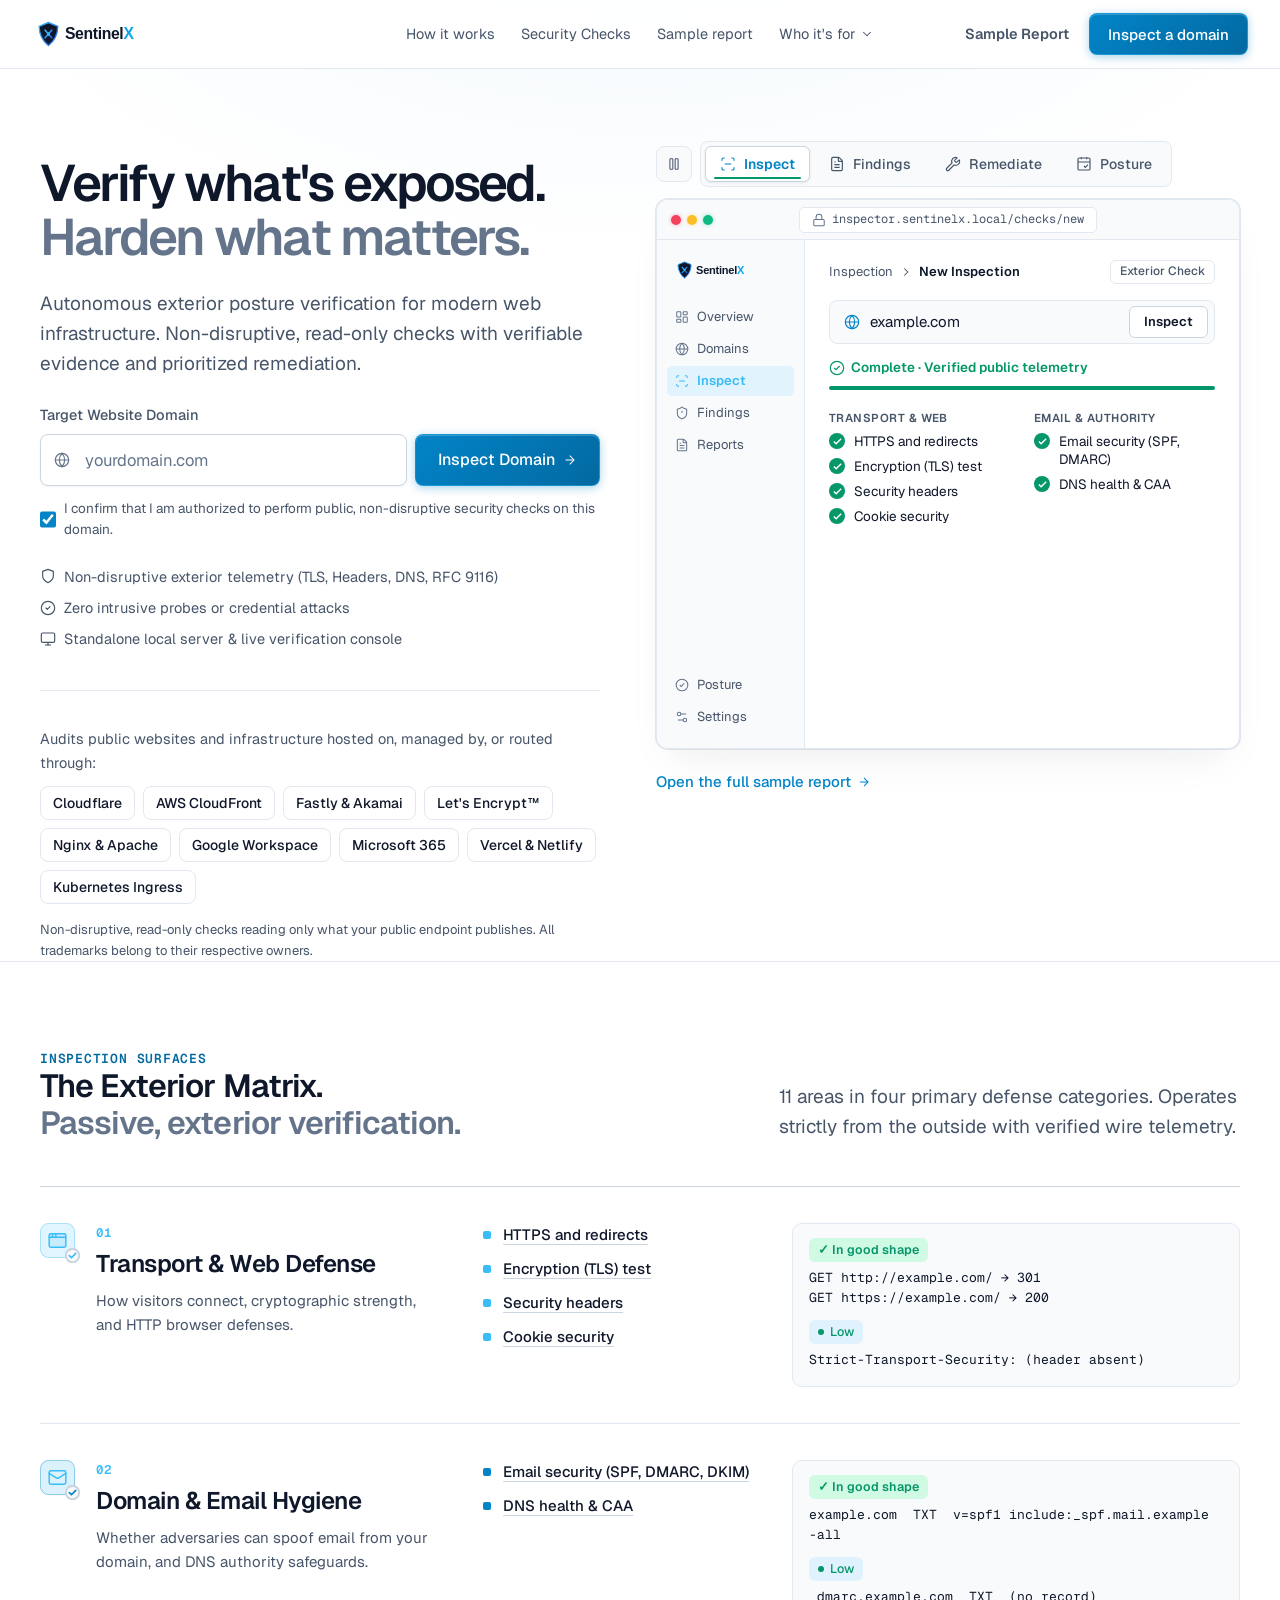
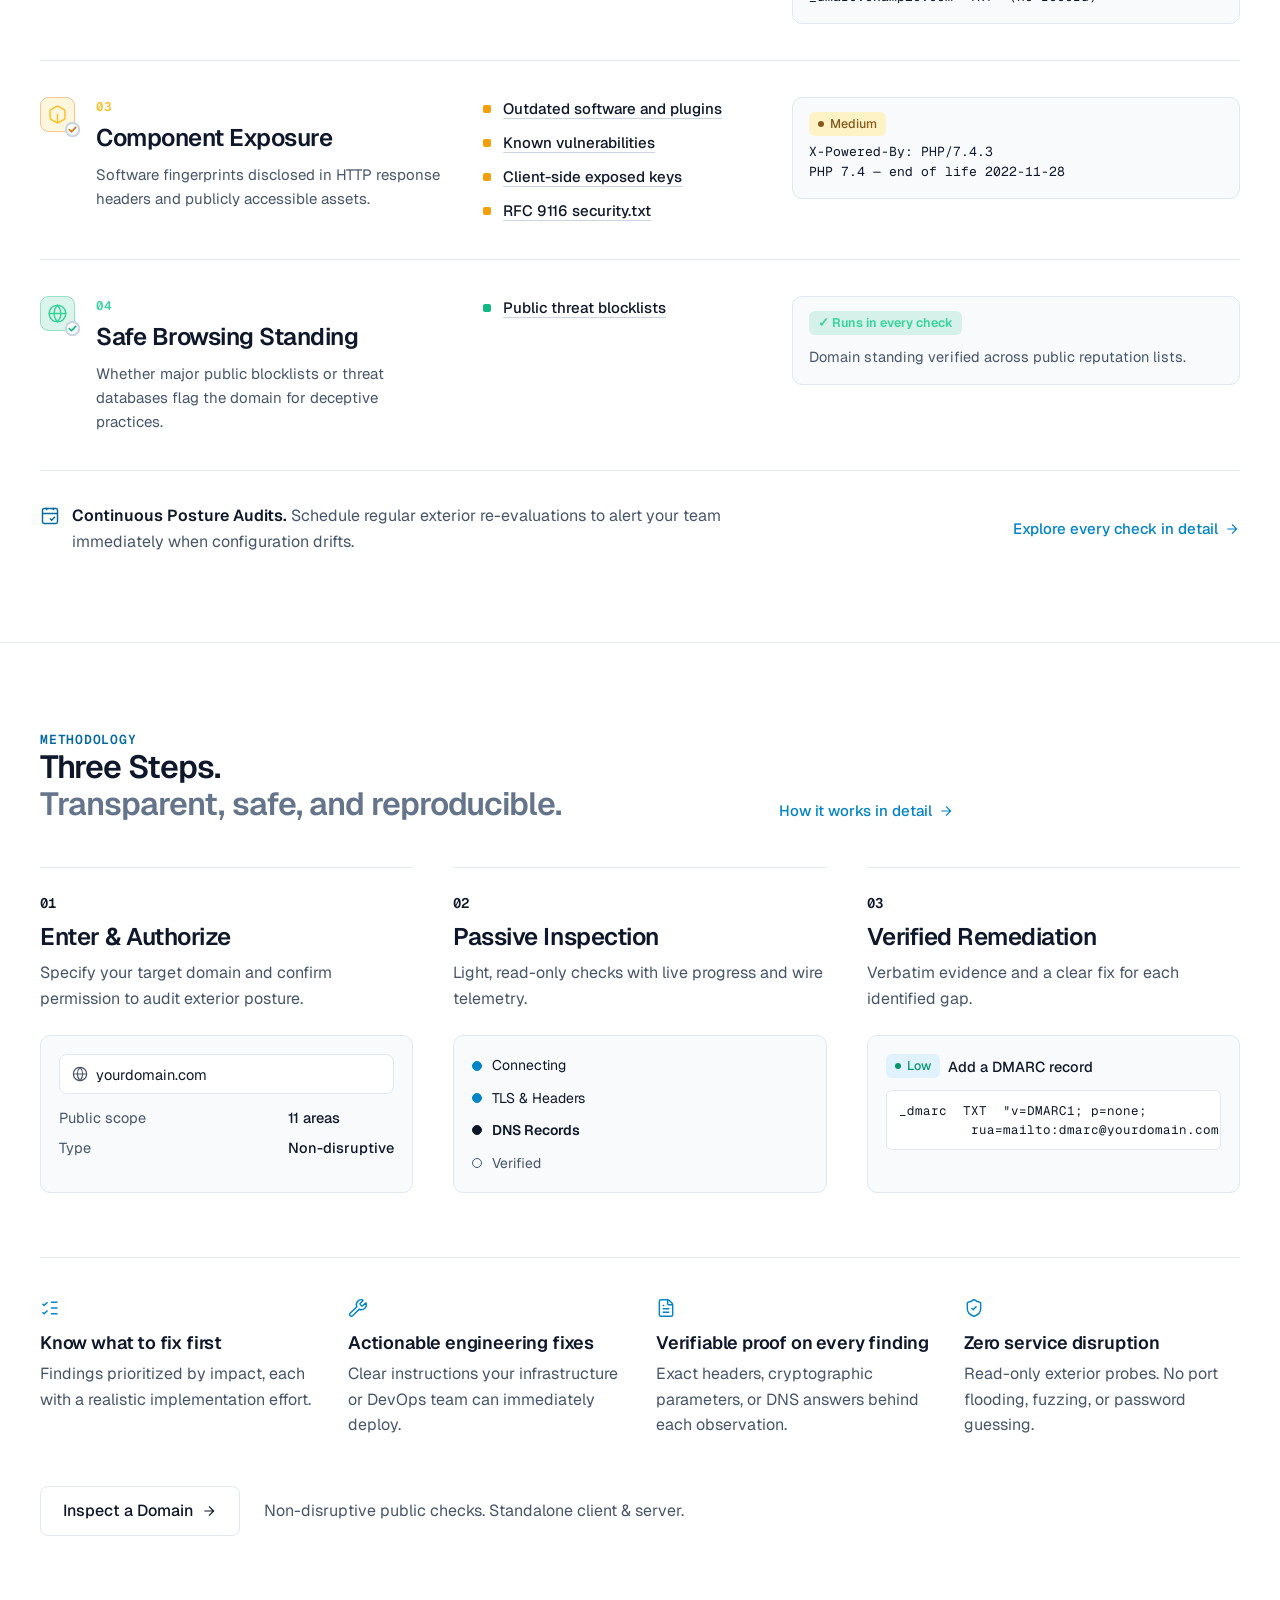
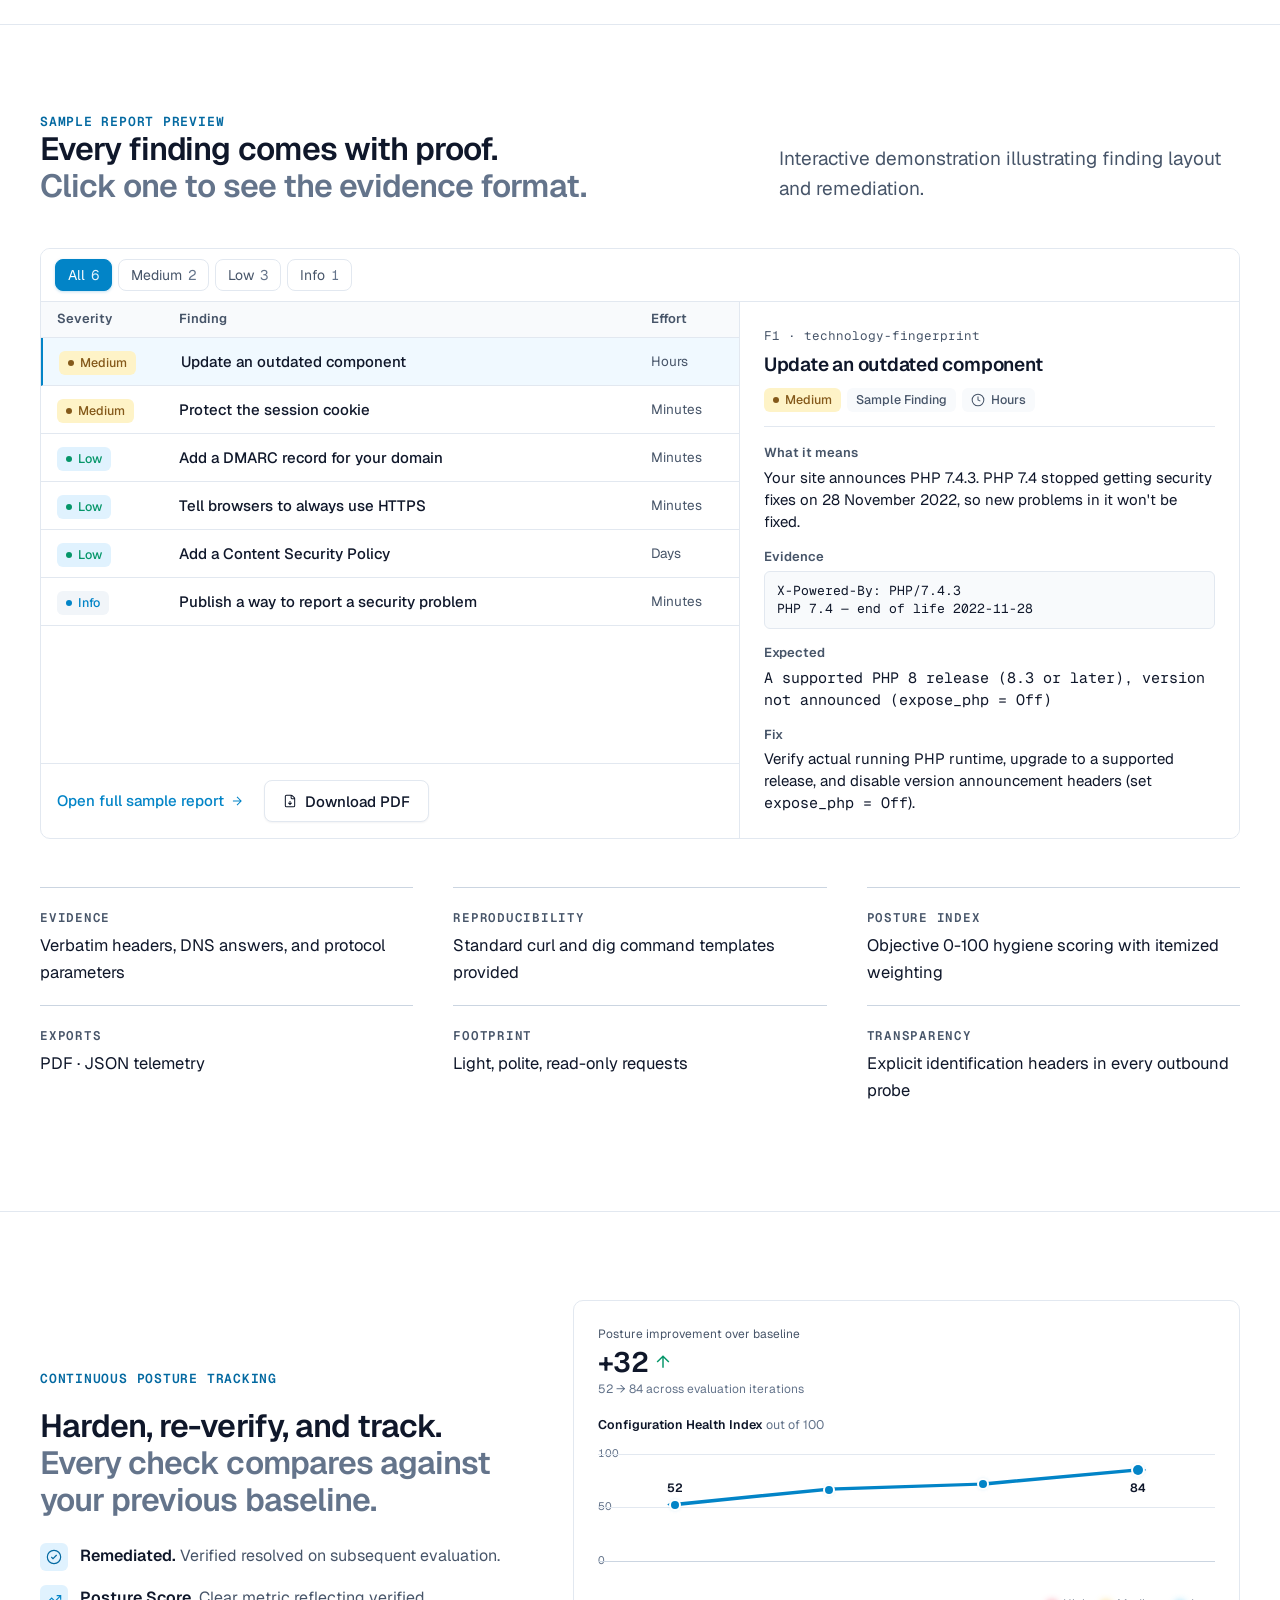
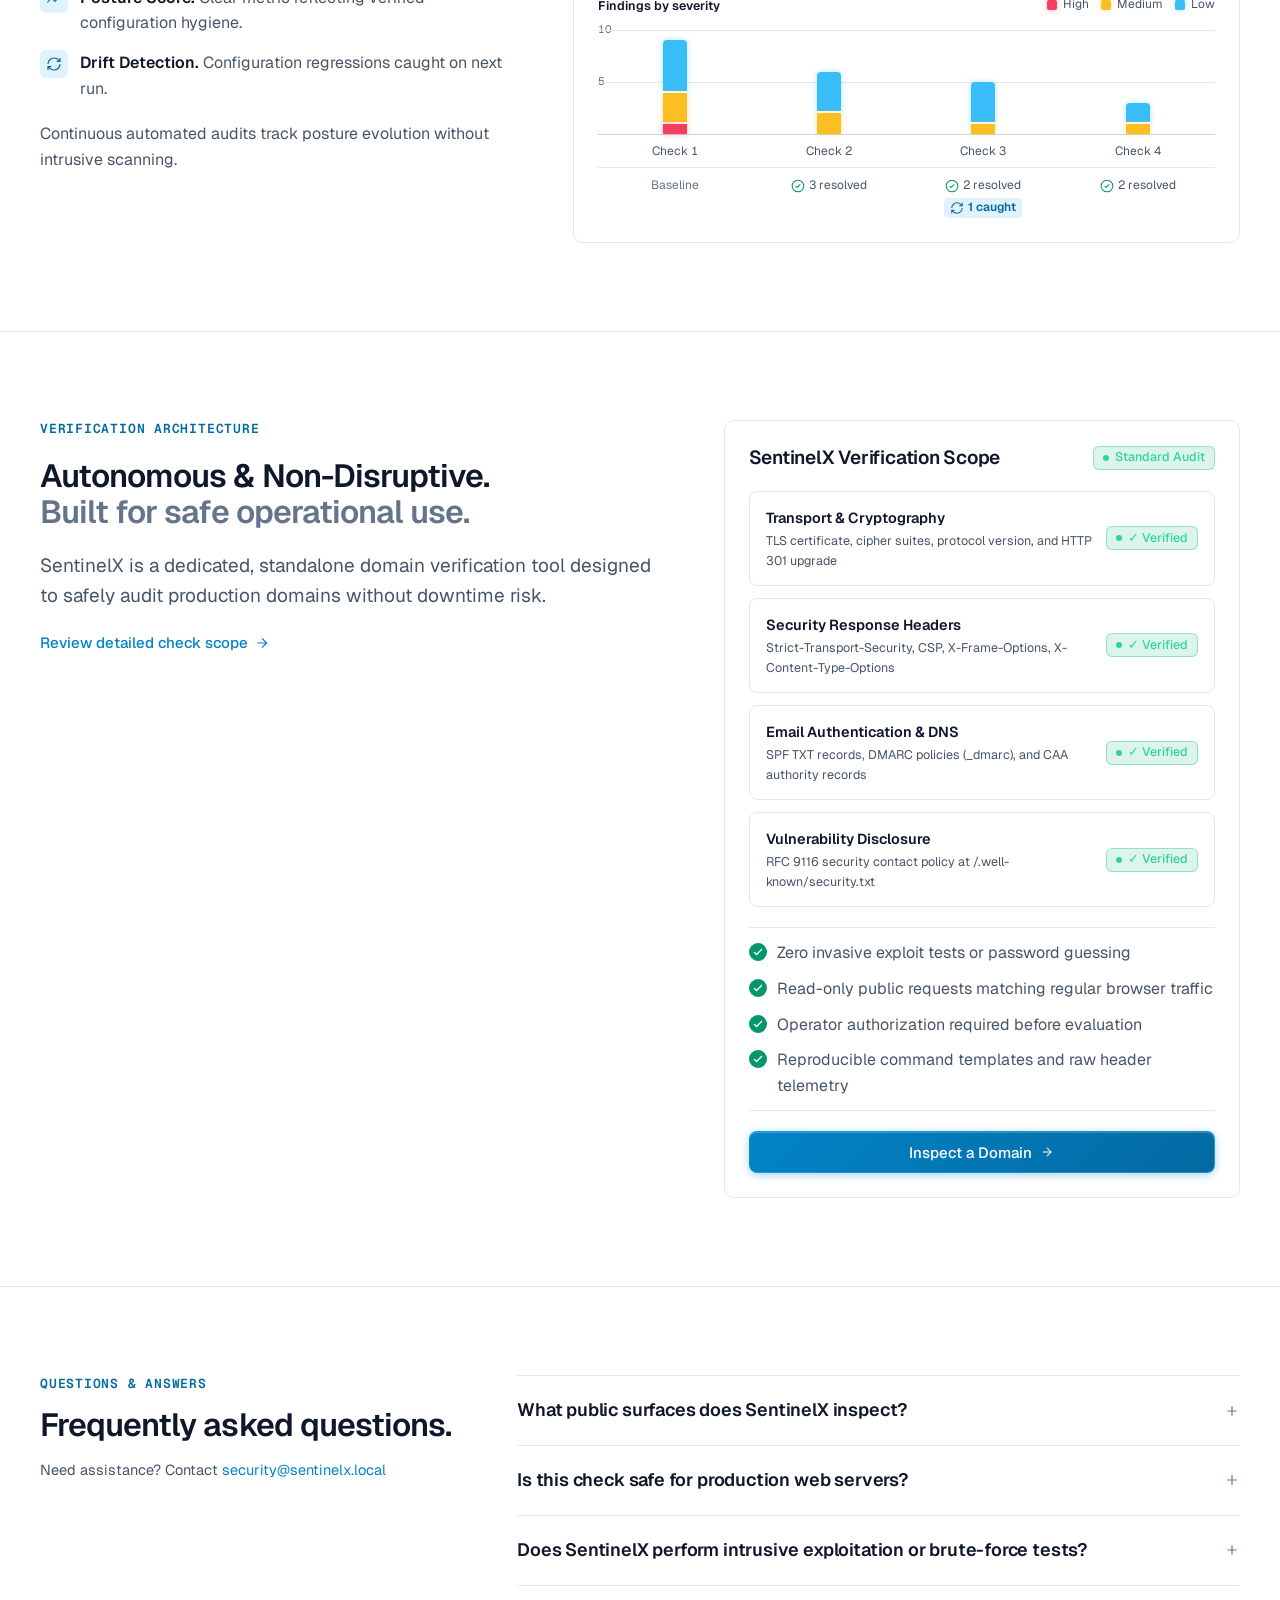
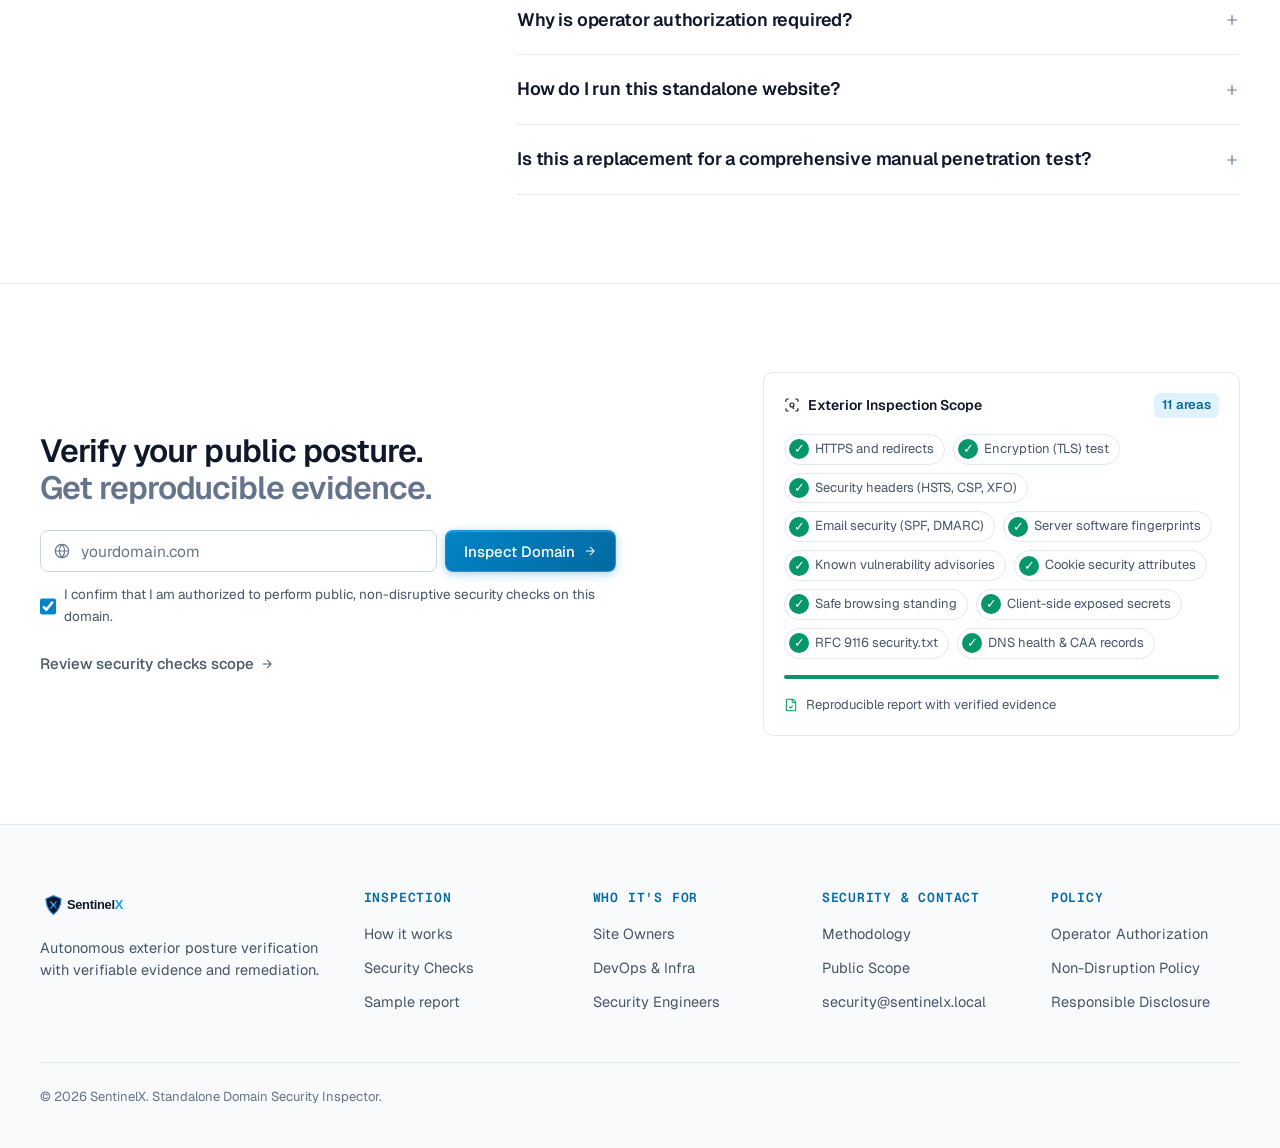
<file: domain_inspector/index.html>
<!DOCTYPE html>
<html lang="en" dir="ltr" class="js">
<head>
  <meta charset="utf-8">
  <meta name="viewport" content="width=device-width, initial-scale=1, viewport-fit=cover">
  <title>SentinelX — Autonomous Exterior Posture &amp; Domain Security Verification</title>
  <meta name="description" content="Verify what your domain exposes: HTTPS redirection, TLS certificate validity, HTTP security headers, and public DNS email records with verifiable evidence.">
  <link rel="icon" href="assets/brand/mark.svg" type="image/svg+xml">
  <link rel="stylesheet" href="assets/css/site.css">
</head>
<body>
  <a class="sd-skip" href="#main">Skip to content</a>

  <!-- Header -->
  <header class="hdr" data-header>
    <div class="hdr__bar">
      <a class="hdr__brand" href="index.html" aria-label="SentinelX home">
        <img class="hdr__word" src="assets/brand/wordmark.svg" alt="SentinelX" width="137" height="40">
        <img class="hdr__mark" src="assets/brand/mark.svg" alt="SentinelX" width="30" height="35">
      </a>

      <nav class="hdr__nav" aria-label="Main">
        <ul role="list">
          <li><a href="how-it-works.html">How it works</a></li>
          <li><a href="pricing.html">Security Checks</a></li>
          <li><a href="sample-report.html">Sample report</a></li>
          <li class="hdr__who">
            <button type="button" class="hdr__whobtn" aria-expanded="false" aria-controls="who-menu" data-who-btn>
              Who it's for
              <svg class="sd-icon sd-icon--14" xmlns="http://www.w3.org/2000/svg" viewBox="0 0 24 24" fill="none" stroke="currentColor" stroke-width="1.75" stroke-linecap="round" stroke-linejoin="round" aria-hidden="true"><path d="m6 9 6 6 6-6"/></svg>
            </button>
            <div class="hdr__whomenu sd-panel" id="who-menu" hidden>
              <ul role="list">
                <li><a href="how-it-works.html"><b>Site Owners</b><span>Plain-English findings with clear remediation</span></a></li>
                <li><a href="how-it-works.html"><b>DevOps &amp; Infra</b><span>Cryptographic verification &amp; header compliance</span></a></li>
                <li><a href="how-it-works.html"><b>Security Engineers</b><span>Deterministic read-only posture checks</span></a></li>
              </ul>
              <p class="hdr__whohead">Use Cases</p>
              <ul role="list" class="hdr__whoind">
                <li><a href="how-it-works.html">E-Commerce &amp; SaaS</a></li>
                <li><a href="how-it-works.html">Agency Client Auditing</a></li>
                <li><a href="how-it-works.html">Enterprise Exterior Posture</a></li>
                <li><a href="how-it-works.html">Educational &amp; Healthcare Portals</a></li>
                <li><a href="how-it-works.html">Public Cloud Services</a></li>
              </ul>
            </div>
          </li>
        </ul>
      </nav>

      <div class="hdr__actions">
        <a class="hdr__signin" href="sample-report.html" style="font-weight:600;">Sample Report</a>
        <a class="sd-btn sd-btn--primary" href="#check" data-cta="header">Inspect a domain</a>
        <button type="button" class="hdr__menu" aria-expanded="false" aria-controls="mnav" aria-label="Open menu" data-menu>
          <svg class="sd-icon sd-icon--20 hdr__icon-open" xmlns="http://www.w3.org/2000/svg" viewBox="0 0 24 24" fill="none" stroke="currentColor" stroke-width="1.75" stroke-linecap="round" stroke-linejoin="round" aria-hidden="true"><path d="M4 5h16M4 12h16M4 19h16"/></svg>
          <svg class="sd-icon sd-icon--20 hdr__icon-close" xmlns="http://www.w3.org/2000/svg" viewBox="0 0 24 24" fill="none" stroke="currentColor" stroke-width="1.75" stroke-linecap="round" stroke-linejoin="round" aria-hidden="true"><path d="M18 6 6 18M6 6l12 12"/></svg>
          <span class="hdr__menulabel" aria-hidden="true">Close</span>
        </button>
      </div>
    </div>

    <!-- Mobile Navigation Drawer -->
    <div class="hdr__drawer" id="mnav" hidden>
      <nav class="sd-container" aria-label="Mobile">
        <ul role="list">
          <li><a href="how-it-works.html">How it works <svg class="sd-icon sd-icon--14" xmlns="http://www.w3.org/2000/svg" viewBox="0 0 24 24" fill="none" stroke="currentColor" stroke-width="1.75" stroke-linecap="round" stroke-linejoin="round"><path d="M5 12h14M12 5l7 7-7 7"/></svg></a></li>
          <li><a href="pricing.html">Security Checks <svg class="sd-icon sd-icon--14" xmlns="http://www.w3.org/2000/svg" viewBox="0 0 24 24" fill="none" stroke="currentColor" stroke-width="1.75" stroke-linecap="round" stroke-linejoin="round"><path d="M5 12h14M12 5l7 7-7 7"/></svg></a></li>
          <li><a href="sample-report.html">Sample report <svg class="sd-icon sd-icon--14" xmlns="http://www.w3.org/2000/svg" viewBox="0 0 24 24" fill="none" stroke="currentColor" stroke-width="1.75" stroke-linecap="round" stroke-linejoin="round"><path d="M5 12h14M12 5l7 7-7 7"/></svg></a></li>
        </ul>
        <p class="sd-eyebrow" style="margin-top: 20px;">Who it's for</p>
        <ul role="list">
          <li><a href="how-it-works.html">Site Owners <svg class="sd-icon sd-icon--14" xmlns="http://www.w3.org/2000/svg" viewBox="0 0 24 24" fill="none" stroke="currentColor" stroke-width="1.75"><path d="M5 12h14M12 5l7 7-7 7"/></svg></a></li>
          <li><a href="how-it-works.html">DevOps &amp; Infra <svg class="sd-icon sd-icon--14" xmlns="http://www.w3.org/2000/svg" viewBox="0 0 24 24" fill="none" stroke="currentColor" stroke-width="1.75"><path d="M5 12h14M12 5l7 7-7 7"/></svg></a></li>
          <li><a href="how-it-works.html">Security Engineers <svg class="sd-icon sd-icon--14" xmlns="http://www.w3.org/2000/svg" viewBox="0 0 24 24" fill="none" stroke="currentColor" stroke-width="1.75"><path d="M5 12h14M12 5l7 7-7 7"/></svg></a></li>
        </ul>
        <div class="hdr__drawercta">
          <a class="sd-btn sd-btn--primary sd-btn--block" href="#check">Inspect a domain</a>
          <a class="hdr__drawersignin" href="sample-report.html">Sample Report</a>
        </div>
      </nav>
    </div>
  </header>

  <main id="main" tabindex="-1">
    <!-- Hero Section -->
    <section class="hero" id="check" aria-labelledby="hero-title">
      <div class="sd-container hero__grid">
        <div class="hero__copy">
          <h1 class="sd-display hero__h1" id="hero-title">
            Verify what's exposed.
            <span class="sd-dim">Harden what matters.</span>
          </h1>
          <p class="sd-lead">Autonomous exterior posture verification for modern web infrastructure. Non-disruptive, read-only checks with verifiable evidence and prioritized remediation.</p>

          <!-- Domain Check Form with Authorization Confirmation -->
          <form class="dc dc--hero" data-domain-form novalidate>
            <label class="dc__label" for="hero-input">Target Website Domain</label>
            <div class="dc__row">
              <div class="dc__field">
                <svg class="sd-icon dc__icon" xmlns="http://www.w3.org/2000/svg" viewBox="0 0 24 24" fill="none" stroke="currentColor" stroke-width="1.75" stroke-linecap="round" stroke-linejoin="round" aria-hidden="true">
                  <circle cx="12" cy="12" r="10"/><path d="M12 2a14.5 14.5 0 0 0 0 20 14.5 14.5 0 0 0 0-20M2 12h20"/>
                </svg>
                <input class="sd-input dc__input" id="hero-input" name="target" type="text" inputmode="url" autocomplete="url" autocapitalize="none" autocorrect="off" spellcheck="false" placeholder="yourdomain.com" required>
              </div>
              <button type="submit" class="sd-btn sd-btn--primary sd-btn--lg">
                Inspect Domain
                <svg class="sd-icon sd-icon--14 sd-icon--move" xmlns="http://www.w3.org/2000/svg" viewBox="0 0 24 24" fill="none" stroke="currentColor" stroke-width="1.75" stroke-linecap="round" stroke-linejoin="round" aria-hidden="true"><path d="M5 12h14M12 5l7 7-7 7"/></svg>
              </button>
            </div>
            <label class="dc__auth-label">
              <input type="checkbox" class="dc__auth-check" name="authorized" checked>
              <span>I confirm that I am authorized to perform public, non-disruptive security checks on this domain.</span>
            </label>
            <p class="dc__error" id="hero-error" role="alert" aria-live="assertive"></p>
          </form>

          <ul class="hero__facts" role="list">
            <li>
              <svg class="sd-icon" xmlns="http://www.w3.org/2000/svg" viewBox="0 0 24 24" fill="none" stroke="currentColor" stroke-width="1.75" stroke-linecap="round" stroke-linejoin="round" aria-hidden="true">
                <path d="M12 22s8-4 8-10V5l-8-3-8 3v7c0 6 8 10 8 10z"/>
              </svg>
              Non-disruptive exterior telemetry (TLS, Headers, DNS, RFC 9116)
            </li>
            <li>
              <svg class="sd-icon" xmlns="http://www.w3.org/2000/svg" viewBox="0 0 24 24" fill="none" stroke="currentColor" stroke-width="1.75" stroke-linecap="round" stroke-linejoin="round" aria-hidden="true">
                <path d="M9 12l2 2 4-4"/><circle cx="12" cy="12" r="10"/>
              </svg>
              Zero intrusive probes or credential attacks
            </li>
            <li>
              <svg class="sd-icon" xmlns="http://www.w3.org/2000/svg" viewBox="0 0 24 24" fill="none" stroke="currentColor" stroke-width="1.75" stroke-linecap="round" stroke-linejoin="round" aria-hidden="true">
                <rect x="2" y="3" width="20" height="14" rx="2"/><line x1="8" y1="21" x2="16" y2="21"/><line x1="12" y1="17" x2="12" y2="21"/>
              </svg>
              Standalone local server &amp; live verification console
            </li>
          </ul>
        </div>

        <!-- Hero Demo Window (Interactive Component) -->
        <div class="hero__visual">
          <figure class="hd" data-hd data-at="scan" aria-label="SentinelX inspection demo: an example report for example.com">
            <div class="hd__row">
              <button type="button" class="hd-pause" data-hd-pause aria-label="Pause the demo">
                <span class="hd-pause__p">
                  <svg class="sd-icon sd-icon--14" xmlns="http://www.w3.org/2000/svg" viewBox="0 0 24 24" fill="none" stroke="currentColor" stroke-width="1.75"><rect x="14" y="3" width="5" height="18" rx="1"/><rect x="5" y="3" width="5" height="18" rx="1"/></svg>
                </span>
                <span class="hd-pause__r">
                  <svg class="sd-icon sd-icon--14" xmlns="http://www.w3.org/2000/svg" viewBox="0 0 24 24" fill="none" stroke="currentColor" stroke-width="1.75"><path d="M5 5a2 2 0 0 1 3.008-1.728l11.997 6.998a2 2 0 0 1 .003 3.458l-12 7A2 2 0 0 1 5 19z"/></svg>
                </span>
              </button>

              <div class="hd__tabs" role="tablist" aria-label="What SentinelX does">
                <button type="button" class="hd-tab" role="tab" id="hd-t-scan" aria-controls="hd-p-scan" aria-selected="true" tabindex="0" data-tab="scan" style="--dur:6.4s">
                  <svg class="sd-icon" xmlns="http://www.w3.org/2000/svg" viewBox="0 0 24 24" fill="none" stroke="currentColor" stroke-width="1.75"><path d="M3 7V5a2 2 0 0 1 2-2h2M17 3h2a2 2 0 0 1 2 2v2M21 17v2a2 2 0 0 1-2 2h-2M7 21H5a2 2 0 0 1-2-2v-2M7 12h10"/></svg>
                  Inspect
                  <span class="hd-tab__bar" aria-hidden="true"></span>
                </button>
                <button type="button" class="hd-tab" role="tab" id="hd-t-findings" aria-controls="hd-p-findings" aria-selected="false" tabindex="-1" data-tab="findings" style="--dur:6.2s">
                  <svg class="sd-icon" xmlns="http://www.w3.org/2000/svg" viewBox="0 0 24 24" fill="none" stroke="currentColor" stroke-width="1.75"><path d="M6 22a2 2 0 0 1-2-2V4a2 2 0 0 1 2-2h8a2.4 2.4 0 0 1 1.704.706l3.588 3.588A2.4 2.4 0 0 1 20 8v12a2 2 0 0 1-2 2zM14 2v5a1 1 0 0 0 1 1h5M10 9H8M16 13H8M16 17H8"/></svg>
                  Findings
                  <span class="hd-tab__bar" aria-hidden="true"></span>
                </button>
                <button type="button" class="hd-tab" role="tab" id="hd-t-fix" aria-controls="hd-p-fix" aria-selected="false" tabindex="-1" data-tab="fix" style="--dur:6.8s">
                  <svg class="sd-icon" xmlns="http://www.w3.org/2000/svg" viewBox="0 0 24 24" fill="none" stroke="currentColor" stroke-width="1.75"><path d="M14.7 6.3a1 1 0 0 0 0 1.4l1.6 1.6a1 1 0 0 0 1.4 0l3.106-3.105c.32-.322.863-.22.983.218a6 6 0 0 1-8.259 7.057l-7.91 7.91a1 1 0 0 1-2.999-3l7.91-7.91a6 6 0 0 1 7.057-8.259c.438.12.54.662.219.984z"/></svg>
                  Remediate
                  <span class="hd-tab__bar" aria-hidden="true"></span>
                </button>
                <button type="button" class="hd-tab" role="tab" id="hd-t-monitor" aria-controls="hd-p-monitor" aria-selected="false" tabindex="-1" data-tab="monitor" style="--dur:6s">
                  <svg class="sd-icon" xmlns="http://www.w3.org/2000/svg" viewBox="0 0 24 24" fill="none" stroke="currentColor" stroke-width="1.75"><path d="M8 2v3M16 2v3M3 9h18m-9 6 2 2 4-4"/><rect x="3" y="3" width="18" height="18" rx="2"/></svg>
                  Posture
                  <span class="hd-tab__bar" aria-hidden="true"></span>
                </button>
              </div>
            </div>

            <!-- Demo Browser Window -->
            <div class="hd__win">
              <div class="hd__bar" aria-hidden="true">
                <span class="hd__dots"><i></i><i></i><i></i></span>
                <span class="hd__url">
                  <svg class="sd-icon sd-icon--14" xmlns="http://www.w3.org/2000/svg" viewBox="0 0 24 24" fill="none" stroke="currentColor" stroke-width="1.75"><rect width="18" height="11" x="3" y="11" rx="2" ry="2"/><path d="M7 11V7a5 5 0 0 1 10 0v4"/></svg>
                  <span>inspector.sentinelx.local/<span data-u="scan">checks/new</span><span data-u="findings">reports</span><span data-u="fix">findings</span><span data-u="monitor">posture</span></span>
                </span>
              </div>

              <div class="hd__app">
                <div class="hd__side" aria-hidden="true">
                  <img class="hd__word" src="assets/brand/wordmark.svg" alt="SentinelX" width="96" height="28">
                  <ul class="hd__nav" role="list">
                    <li><svg class="sd-icon sd-icon--14" xmlns="http://www.w3.org/2000/svg" viewBox="0 0 24 24" fill="none" stroke="currentColor" stroke-width="1.75"><rect width="7" height="9" x="3" y="3" rx="1"/><rect width="7" height="5" x="14" y="3" rx="1"/><rect width="7" height="9" x="14" y="12" rx="1"/><rect width="7" height="5" x="3" y="16" rx="1"/></svg>Overview</li>
                    <li data-n="monitor"><svg class="sd-icon sd-icon--14" xmlns="http://www.w3.org/2000/svg" viewBox="0 0 24 24" fill="none" stroke="currentColor" stroke-width="1.75"><circle cx="12" cy="12" r="10"/><path d="M12 2a14.5 14.5 0 0 0 0 20 14.5 14.5 0 0 0 0-20M2 12h20"/></svg>Domains</li>
                    <li data-n="scan"><svg class="sd-icon sd-icon--14" xmlns="http://www.w3.org/2000/svg" viewBox="0 0 24 24" fill="none" stroke="currentColor" stroke-width="1.75"><path d="M3 7V5a2 2 0 0 1 2-2h2M17 3h2a2 2 0 0 1 2 2v2M21 17v2a2 2 0 0 1-2 2h-2M7 21H5a2 2 0 0 1-2-2v-2M7 12h10"/></svg>Inspect</li>
                    <li data-n="fix"><svg class="sd-icon sd-icon--14" xmlns="http://www.w3.org/2000/svg" viewBox="0 0 24 24" fill="none" stroke="currentColor" stroke-width="1.75"><path d="M20 13c0 5-3.5 7.5-7.66 8.95a1 1 0 0 1-.67-.01C7.5 20.5 4 18 4 13V6a1 1 0 0 1 1-1c2 0 4.5-1.2 6.24-2.72a1.17 1.17 0 0 1 1.52 0C14.51 3.81 17 5 19 5a1 1 0 0 1 1 1zM12 8v4M12 16h.01"/></svg>Findings</li>
                    <li data-n="findings"><svg class="sd-icon sd-icon--14" xmlns="http://www.w3.org/2000/svg" viewBox="0 0 24 24" fill="none" stroke="currentColor" stroke-width="1.75"><path d="M6 22a2 2 0 0 1-2-2V4a2 2 0 0 1 2-2h8a2.4 2.4 0 0 1 1.704.706l3.588 3.588A2.4 2.4 0 0 1 20 8v12a2 2 0 0 1-2 2zM14 2v5a1 1 0 0 0 1 1h5M10 9H8M16 13H8M16 17H8"/></svg>Reports</li>
                  </ul>
                  <ul class="hd__nav hd__nav--end" role="list">
                    <li><svg class="sd-icon sd-icon--14" xmlns="http://www.w3.org/2000/svg" viewBox="0 0 24 24" fill="none" stroke="currentColor" stroke-width="1.75"><circle cx="12" cy="12" r="10"/><path d="m16 9-5.5 5.5L8 12"/></svg>Posture</li>
                    <li><svg class="sd-icon sd-icon--14" xmlns="http://www.w3.org/2000/svg" viewBox="0 0 24 24" fill="none" stroke="currentColor" stroke-width="1.75"><path d="M14 17H5M19 7h-9"/><circle cx="17" cy="17" r="3"/><circle cx="7" cy="7" r="3"/></svg>Settings</li>
                  </ul>
                </div>

                <div class="hd__main">
                  <!-- Panel 1: Scan -->
                  <div class="hd-p hd-scan" role="tabpanel" id="hd-p-scan" aria-labelledby="hd-t-scan" tabindex="0">
                    <p class="hd-h">
                      <span>Inspection <svg class="sd-icon sd-icon--14" xmlns="http://www.w3.org/2000/svg" viewBox="0 0 24 24" fill="none" stroke="currentColor" stroke-width="1.75"><path d="m9 18 6-6-6-6"/></svg> <b>New Inspection</b></span>
                      <span class="hd-chip">Exterior Check</span>
                    </p>
                    <div class="hd-field">
                      <svg class="sd-icon" xmlns="http://www.w3.org/2000/svg" viewBox="0 0 24 24" fill="none" stroke="currentColor" stroke-width="1.75"><circle cx="12" cy="12" r="10"/><path d="M12 2a14.5 14.5 0 0 0 0 20 14.5 14.5 0 0 0 0-20M2 12h20"/></svg>
                      <span class="hd-field__v">example.com</span>
                      <span class="hd-btn">Inspect</span>
                    </div>
                    <div class="hd-stage">
                      <span class="hd-stage__c"><svg class="sd-icon" xmlns="http://www.w3.org/2000/svg" viewBox="0 0 24 24" fill="none" stroke="currentColor" stroke-width="1.75"><circle cx="12" cy="12" r="10"/><path d="m16 9-5.5 5.5L8 12"/></svg>Complete · Verified public telemetry</span>
                    </div>
                    <span class="hd-meter"><i></i></span>
                    <div class="hd-groups">
                      <div class="hd-g">
                        <p class="hd-lbl">Transport &amp; Web</p>
                        <ul role="list">
                          <li><span class="hd-tick"><svg class="sd-icon sd-icon--14" xmlns="http://www.w3.org/2000/svg" viewBox="0 0 24 24" fill="none" stroke="currentColor" stroke-width="2.5"><path d="M20 6 9 17l-5-5"/></svg></span><span>HTTPS and redirects</span></li>
                          <li><span class="hd-tick"><svg class="sd-icon sd-icon--14" xmlns="http://www.w3.org/2000/svg" viewBox="0 0 24 24" fill="none" stroke="currentColor" stroke-width="2.5"><path d="M20 6 9 17l-5-5"/></svg></span><span>Encryption (TLS) test</span></li>
                          <li><span class="hd-tick"><svg class="sd-icon sd-icon--14" xmlns="http://www.w3.org/2000/svg" viewBox="0 0 24 24" fill="none" stroke="currentColor" stroke-width="2.5"><path d="M20 6 9 17l-5-5"/></svg></span><span>Security headers</span></li>
                          <li><span class="hd-tick"><svg class="sd-icon sd-icon--14" xmlns="http://www.w3.org/2000/svg" viewBox="0 0 24 24" fill="none" stroke="currentColor" stroke-width="2.5"><path d="M20 6 9 17l-5-5"/></svg></span><span>Cookie security</span></li>
                        </ul>
                      </div>
                      <div class="hd-g">
                        <p class="hd-lbl">Email &amp; Authority</p>
                        <ul role="list">
                          <li><span class="hd-tick"><svg class="sd-icon sd-icon--14" xmlns="http://www.w3.org/2000/svg" viewBox="0 0 24 24" fill="none" stroke="currentColor" stroke-width="2.5"><path d="M20 6 9 17l-5-5"/></svg></span><span>Email security (SPF, DMARC)</span></li>
                          <li><span class="hd-tick"><svg class="sd-icon sd-icon--14" xmlns="http://www.w3.org/2000/svg" viewBox="0 0 24 24" fill="none" stroke="currentColor" stroke-width="2.5"><path d="M20 6 9 17l-5-5"/></svg></span><span>DNS health &amp; CAA</span></li>
                        </ul>
                      </div>
                    </div>
                  </div>

                  <!-- Panel 2: Findings -->
                  <div class="hd-p hd-find" role="tabpanel" id="hd-p-findings" aria-labelledby="hd-t-findings" tabindex="0" hidden>
                    <p class="hd-h">
                      <span>Reports <svg class="sd-icon sd-icon--14" xmlns="http://www.w3.org/2000/svg" viewBox="0 0 24 24" fill="none" stroke="currentColor" stroke-width="1.75"><path d="m9 18 6-6-6-6"/></svg> <b>example.com</b></span>
                      <span class="hd-chip hd-chip--ok"><svg class="sd-icon sd-icon--14" xmlns="http://www.w3.org/2000/svg" viewBox="0 0 24 24" fill="none" stroke="currentColor" stroke-width="1.75"><circle cx="12" cy="12" r="10"/><path d="m16 9-5.5 5.5L8 12"/></svg>Verified</span>
                    </p>
                    <div class="hd-sum">
                      <div class="hd-ring" aria-hidden="true">
                        <svg viewBox="0 0 42 42" width="76" height="76">
                          <circle cx="21" cy="21" r="15.9155" fill="none" stroke="var(--sd-surface-2)" stroke-width="4.5"></circle>
                          <circle class="hd-sev--medium" cx="21" cy="21" r="15.9155" fill="none" stroke-width="4.5" stroke-dasharray="32 68" stroke-dashoffset="25"></circle>
                          <circle class="hd-sev--low" cx="21" cy="21" r="15.9155" fill="none" stroke-width="4.5" stroke-dasharray="48 52" stroke-dashoffset="-7"></circle>
                          <circle class="hd-sev--informational" cx="21" cy="21" r="15.9155" fill="none" stroke-width="4.5" stroke-dasharray="15 85" stroke-dashoffset="-55"></circle>
                        </svg>
                        <span class="hd-ring__n"><b>6</b>findings</span>
                      </div>
                      <dl class="hd-figs">
                        <div class="is-good"><dt>Areas checked</dt><dd class="sd-num">11</dd></div>
                        <div class="is-good"><dt>In good shape</dt><dd class="sd-num">4</dd></div>
                        <div><dt>Remediations</dt><dd class="sd-num">3<span> of 5</span></dd></div>
                      </dl>
                      <ul class="hd-legend" role="list">
                        <li><span class="hd-dot hd-sev--medium"></span>2 Medium</li>
                        <li><span class="hd-dot hd-sev--low"></span>3 Low</li>
                        <li><span class="hd-dot hd-sev--informational"></span>1 Info</li>
                      </ul>
                    </div>
                    <ul class="hd-fl" role="list">
                      <li class="hd-f is-open">
                        <div class="hd-f__h">
                          <span class="sd-tag sd-tag--medium">Medium</span>
                          <span class="hd-f__t">Protect the session cookie</span>
                          <span class="hd-f__m sd-mono">F2</span>
                          <span class="hd-chev"><svg class="sd-icon sd-icon--14" xmlns="http://www.w3.org/2000/svg" viewBox="0 0 24 24" fill="none" stroke="currentColor" stroke-width="1.75"><path d="m6 9 6 6 6-6"/></svg></span>
                        </div>
                        <div class="hd-f__more">
                          <p>The root endpoint sets a session cookie without Secure and HttpOnly flags.</p>
                          <p class="hd-f__fx"><svg class="sd-icon sd-icon--14" xmlns="http://www.w3.org/2000/svg" viewBox="0 0 24 24" fill="none" stroke="currentColor" stroke-width="1.75"><path d="M14.7 6.3a1 1 0 0 0 0 1.4l1.6 1.6a1 1 0 0 0 1.4 0l3.106-3.105c.32-.322.863-.22.983.218a6 6 0 0 1-8.259 7.057l-7.91 7.91a1 1 0 0 1-2.999-3l7.91-7.91a6 6 0 0 1 7.057-8.259c.438.12.54.662.219.984z"/></svg>Observed evidence and remediation provided</p>
                        </div>
                      </li>
                      <li class="hd-f">
                        <div class="hd-f__h">
                          <span class="sd-tag sd-tag--medium">Medium</span>
                          <span class="hd-f__t">Update an outdated component</span>
                          <span class="hd-f__m sd-mono">F1</span>
                          <span class="hd-chev"><svg class="sd-icon sd-icon--14" xmlns="http://www.w3.org/2000/svg" viewBox="0 0 24 24" fill="none" stroke="currentColor" stroke-width="1.75"><path d="m6 9 6 6 6-6"/></svg></span>
                        </div>
                      </li>
                      <li class="hd-f">
                        <div class="hd-f__h">
                          <span class="sd-tag sd-tag--low">Low</span>
                          <span class="hd-f__t">Add a DMARC record for your domain</span>
                          <span class="hd-f__m sd-mono">F3</span>
                          <span class="hd-chev"><svg class="sd-icon sd-icon--14" xmlns="http://www.w3.org/2000/svg" viewBox="0 0 24 24" fill="none" stroke="currentColor" stroke-width="1.75"><path d="m6 9 6 6 6-6"/></svg></span>
                        </div>
                      </li>
                    </ul>
                  </div>

                  <!-- Panel 3: Fix -->
                  <div class="hd-p hd-fix" role="tabpanel" id="hd-p-fix" aria-labelledby="hd-t-fix" tabindex="0" hidden>
                    <p class="hd-h">
                      <span>Findings <svg class="sd-icon sd-icon--14" xmlns="http://www.w3.org/2000/svg" viewBox="0 0 24 24" fill="none" stroke="currentColor" stroke-width="1.75"><path d="m9 18 6-6-6-6"/></svg> <b>F2</b></span>
                      <span class="sd-tag sd-tag--medium">Medium</span>
                    </p>
                    <p class="hd-fx__t">Protect the session cookie</p>
                    <p class="hd-fx__m"><span class="sd-mono">F2</span> · Sample Finding · Remediate in minutes</p>
                    <p class="hd-fx__why">The endpoint sets a session cookie without the Secure and HttpOnly flags. Secure keeps it on encrypted connections; HttpOnly prevents script access.</p>
                    <dl class="hd-oe">
                      <div class="is-obs">
                        <dt>Observed</dt>
                        <dd><code>Set-Cookie: PHPSESSID=…; path=/</code></dd>
                      </div>
                      <div class="is-exp">
                        <dt>Expected</dt>
                        <dd><code>Set-Cookie: PHPSESSID=…; path=/; Secure; HttpOnly; SameSite=Lax</code></dd>
                      </div>
                    </dl>
                    <p class="hd-lbl">Remediation</p>
                    <ol class="hd-steps" role="list">
                      <li><span class="hd-n sd-num">1</span><span>Add the Secure and HttpOnly flags (and SameSite=Lax) to session cookies.</span></li>
                      <li><span class="hd-n sd-num">2</span><span>In application config: set session.cookie_secure = 1 and session.cookie_httponly = 1.</span></li>
                    </ol>
                  </div>

                  <!-- Panel 4: Monitor -->
                  <div class="hd-p hd-mon" role="tabpanel" id="hd-p-monitor" aria-labelledby="hd-t-monitor" tabindex="0" hidden>
                    <p class="hd-h">
                      <span>Domains <svg class="sd-icon sd-icon--14" xmlns="http://www.w3.org/2000/svg" viewBox="0 0 24 24" fill="none" stroke="currentColor" stroke-width="1.75"><path d="m9 18 6-6-6-6"/></svg> <b>example.com</b></span>
                      <span class="hd-chip hd-chip--ok"><svg class="sd-icon sd-icon--14" xmlns="http://www.w3.org/2000/svg" viewBox="0 0 24 24" fill="none" stroke="currentColor" stroke-width="1.75"><path d="m16 9-5.5 5.5L8 12"/></svg>Verified</span>
                    </p>
                    <div class="hd-wk">
                      <span class="hd-wk__ic"><svg class="sd-icon" xmlns="http://www.w3.org/2000/svg" viewBox="0 0 24 24" fill="none" stroke="currentColor" stroke-width="1.75"><path d="M8 2v3M16 2v3M3 9h18m-9 6 2 2 4-4"/><rect x="3" y="3" width="18" height="18" rx="2"/></svg></span>
                      <div>
                        <p class="hd-wk__t">Continuous Posture Tracking</p>
                        <p class="hd-wk__l">Automated exterior audits, alerts only when configuration shifts.</p>
                      </div>
                      <span class="hd-switch"><i aria-hidden="true"></i></span>
                    </div>
                    <div class="hd-mail">
                      <div class="hd-mail__h">
                        <span class="hd-mail__ic"><svg class="sd-icon" xmlns="http://www.w3.org/2000/svg" viewBox="0 0 24 24" fill="none" stroke="currentColor" stroke-width="1.75"><path d="m22 7-8.991 5.727a2 2 0 0 1-2.009 0L2 7"/><rect x="2" y="4" width="20" height="16" rx="2"/></svg></span>
                        <p><b>Posture Audit Notification</b><span>SentinelX · example.com</span></p>
                        <span class="hd-mail__now">now</span>
                      </div>
                      <p class="hd-mail__big"><svg class="sd-icon sd-icon--20" xmlns="http://www.w3.org/2000/svg" viewBox="0 0 24 24" fill="none" stroke="currentColor" stroke-width="1.75"><circle cx="12" cy="12" r="10"/><path d="m16 9-5.5 5.5L8 12"/></svg>Posture Verification Complete</p>
                      <p class="hd-mail__p">example.com: 1 finding remediated since last check. Health score updated.</p>
                      <span class="hd-mail__go">View Full Report</span>
                    </div>
                  </div>
                </div>
              </div>
            </div>

            <figcaption class="hd__cap">
              <a class="sd-link-arrow" href="sample-report.html">Open the full sample report <svg class="sd-icon sd-icon--14" xmlns="http://www.w3.org/2000/svg" viewBox="0 0 24 24" fill="none" stroke="currentColor" stroke-width="1.75"><path d="M5 12h14M12 5l7 7-7 7"/></svg></a>
            </figcaption>
          </figure>
        </div>

        <!-- Platforms -->
        <div class="hero__plat">
          <div class="plat">
            <p class="plat__lead">Audits public websites and infrastructure hosted on, managed by, or routed through:</p>
            <ul class="sd-platforms" role="list">
              <li><span>Cloudflare</span></li>
              <li><span>AWS CloudFront</span></li>
              <li><span>Fastly &amp; Akamai</span></li>
              <li><span>Let's Encrypt™</span></li>
              <li><span>Nginx &amp; Apache</span></li>
              <li><span>Google Workspace</span></li>
              <li><span>Microsoft 365</span></li>
              <li><span>Vercel &amp; Netlify</span></li>
              <li><span>Kubernetes Ingress</span></li>
            </ul>
            <p class="plat__note">Non-disruptive, read-only checks reading only what your public endpoint publishes. All trademarks belong to their respective owners.</p>
          </div>
        </div>
      </div>
    </section>

    <!-- What a check covers Matrix -->
    <section class="sd-section sd-section--white covers" aria-labelledby="covers-title">
      <div class="sd-container">
        <div class="sd-head sd-head--split">
          <div>
            <p class="sd-eyebrow">Inspection Surfaces</p>
            <h2 class="sd-h2" id="covers-title">The Exterior Matrix.<span class="sd-dim">Passive, exterior verification.</span></h2>
          </div>
          <p class="sd-lead">11 areas in four primary defense categories. Operates strictly from the outside with verified wire telemetry.</p>
        </div>

        <ol class="ca" role="list">
          <!-- Row 1: Your website -->
          <li class="ca__row" style="--acc-tint:rgba(56,189,248,0.15);--acc-ink:#38bdf8;--acc-line:#38bdf8;">
            <div class="ca__head">
              <span class="ca__icon">
                <svg width="40" height="40" viewBox="0 0 48 48" fill="none">
                  <rect x=".5" y=".5" width="41" height="41" rx="10" fill="#e0f2fe" stroke="#38bdf8" stroke-opacity=".5"/>
                  <g transform="translate(9 9)" stroke="#0284c7" stroke-width="1.75" stroke-linecap="round" stroke-linejoin="round">
                    <rect x="2" y="4" width="20" height="16" rx="2"/><path d="M10 4v4M2 8h20M6 4v4"/>
                  </g>
                  <circle cx="39" cy="39" r="8" fill="#0f172a" stroke="#ffffff" stroke-width="2.5"/>
                  <path d="M35.2 39.1l2.6 2.6 5-5.2" stroke="#38bdf8" stroke-width="2" stroke-linecap="round" stroke-linejoin="round"/>
                </svg>
              </span>
              <p class="ca__n sd-mono">01</p>
              <h3 class="ca__t">Transport &amp; Web Defense</h3>
              <p class="ca__line">How visitors connect, cryptographic strength, and HTTP browser defenses.</p>
            </div>
            <ul class="ca__areas" role="list">
              <li><a href="sample-report.html">HTTPS and redirects</a></li>
              <li><a href="sample-report.html">Encryption (TLS) test</a></li>
              <li><a href="sample-report.html">Security headers</a></li>
              <li><a href="sample-report.html">Cookie security</a></li>
            </ul>
            <div class="ca__snip">
              <ul class="ca__ev" role="list">
                <li>
                  <span class="ca__ok">✓ In good shape</span>
                  <code>GET http://example.com/ → 301&#10;GET https://example.com/ → 200</code>
                </li>
                <li>
                  <span class="sd-tag sd-tag--low">Low</span>
                  <code>Strict-Transport-Security: (header absent)</code>
                </li>
              </ul>
            </div>
          </li>

          <!-- Row 2: Your email and domain -->
          <li class="ca__row" style="--acc-tint:rgba(14,165,233,0.15);--acc-ink:#38bdf8;--acc-line:#0284c7;">
            <div class="ca__head">
              <span class="ca__icon">
                <svg width="40" height="40" viewBox="0 0 48 48" fill="none">
                  <rect x=".5" y=".5" width="41" height="41" rx="10" fill="#e0f2fe" stroke="#0284c7" stroke-opacity=".5"/>
                  <g transform="translate(9 9)" stroke="#0369a1" stroke-width="1.75" stroke-linecap="round" stroke-linejoin="round">
                    <path d="m22 7-8.991 5.727a2 2 0 0 1-2.009 0L2 7"/><rect x="2" y="4" width="20" height="16" rx="2"/>
                  </g>
                  <circle cx="39" cy="39" r="8" fill="#0f172a" stroke="#ffffff" stroke-width="2.5"/>
                  <path d="M35.2 39.1l2.6 2.6 5-5.2" stroke="#0284c7" stroke-width="2" stroke-linecap="round" stroke-linejoin="round"/>
                </svg>
              </span>
              <p class="ca__n sd-mono">02</p>
              <h3 class="ca__t">Domain &amp; Email Hygiene</h3>
              <p class="ca__line">Whether adversaries can spoof email from your domain, and DNS authority safeguards.</p>
            </div>
            <ul class="ca__areas" role="list">
              <li><a href="sample-report.html">Email security (SPF, DMARC, DKIM)</a></li>
              <li><a href="sample-report.html">DNS health &amp; CAA</a></li>
            </ul>
            <div class="ca__snip">
              <ul class="ca__ev" role="list">
                <li>
                  <span class="ca__ok">✓ In good shape</span>
                  <code>example.com  TXT  v=spf1 include:_spf.mail.example -all</code>
                </li>
                <li>
                  <span class="sd-tag sd-tag--low">Low</span>
                  <code>_dmarc.example.com  TXT  (no record)</code>
                </li>
              </ul>
            </div>
          </li>

          <!-- Row 3: Your software and files -->
          <li class="ca__row" style="--acc-tint:rgba(251,191,36,0.15);--acc-ink:#fbbf24;--acc-line:#f59e0b;">
            <div class="ca__head">
              <span class="ca__icon">
                <svg width="40" height="40" viewBox="0 0 48 48" fill="none">
                  <rect x=".5" y=".5" width="41" height="41" rx="10" fill="#fef3c7" stroke="#d97706" stroke-opacity=".5"/>
                  <g transform="translate(9 9)" stroke="#92400e" stroke-width="1.75" stroke-linecap="round" stroke-linejoin="round">
                    <path d="M11 21.73a2 2 0 0 0 2 0l7-4A2 2 0 0 0 21 16V8a2 2 0 0 0-1-1.73l-7-4a2 2 0 0 0-2 0l-7 4A2 2 0 0 0 3 8v8a2 2 0 0 0 1 1.73zM12 22V12"/>
                  </g>
                  <circle cx="39" cy="39" r="8" fill="#0f172a" stroke="#ffffff" stroke-width="2.5"/>
                  <path d="M35.2 39.1l2.6 2.6 5-5.2" stroke="#d97706" stroke-width="2" stroke-linecap="round" stroke-linejoin="round"/>
                </svg>
              </span>
              <p class="ca__n sd-mono">03</p>
              <h3 class="ca__t">Component Exposure</h3>
              <p class="ca__line">Software fingerprints disclosed in HTTP response headers and publicly accessible assets.</p>
            </div>
            <ul class="ca__areas" role="list">
              <li><a href="sample-report.html">Outdated software and plugins</a></li>
              <li><a href="sample-report.html">Known vulnerabilities</a></li>
              <li><a href="sample-report.html">Client-side exposed keys</a></li>
              <li><a href="sample-report.html">RFC 9116 security.txt</a></li>
            </ul>
            <div class="ca__snip">
              <ul class="ca__ev" role="list">
                <li>
                  <span class="sd-tag sd-tag--medium">Medium</span>
                  <code>X-Powered-By: PHP/7.4.3&#10;PHP 7.4 — end of life 2022-11-28</code>
                </li>
              </ul>
            </div>
          </li>

          <!-- Row 4: Your reputation -->
          <li class="ca__row" style="--acc-tint:rgba(16,185,129,0.15);--acc-ink:#34d399;--acc-line:#10b981;">
            <div class="ca__head">
              <span class="ca__icon">
                <svg width="40" height="40" viewBox="0 0 48 48" fill="none">
                  <rect x=".5" y=".5" width="41" height="41" rx="10" fill="#d1fae5" stroke="#10b981" stroke-opacity=".5"/>
                  <g transform="translate(9 9)" stroke="#065f46" stroke-width="1.75" stroke-linecap="round" stroke-linejoin="round">
                    <circle cx="12" cy="12" r="10"/><path d="M12 2a14.5 14.5 0 0 0 0 20 14.5 14.5 0 0 0 0-20M2 12h20"/>
                  </g>
                  <circle cx="39" cy="39" r="8" fill="#0f172a" stroke="#ffffff" stroke-width="2.5"/>
                  <path d="M35.2 39.1l2.6 2.6 5-5.2" stroke="#10b981" stroke-width="2" stroke-linecap="round" stroke-linejoin="round"/>
                </svg>
              </span>
              <p class="ca__n sd-mono">04</p>
              <h3 class="ca__t">Safe Browsing Standing</h3>
              <p class="ca__line">Whether major public blocklists or threat databases flag the domain for deceptive practices.</p>
            </div>
            <ul class="ca__areas" role="list">
              <li><a href="sample-report.html">Public threat blocklists</a></li>
            </ul>
            <div class="ca__snip">
              <p class="ca__every">
                <span class="ca__ok ca__ok--acc">✓ Runs in every check</span>
                <span>Domain standing verified across public reputation lists.</span>
              </p>
            </div>
          </li>
        </ol>

        <div class="covers__foot">
          <p class="weekly">
            <svg class="sd-icon sd-icon--20" xmlns="http://www.w3.org/2000/svg" viewBox="0 0 24 24" fill="none" stroke="currentColor" stroke-width="1.75"><path d="M8 2v3M16 2v3M3 9h18m-9 6 2 2 4-4"/><rect x="3" y="3" width="18" height="18" rx="2"/></svg>
            <span><b>Continuous Posture Audits.</b> Schedule regular exterior re-evaluations to alert your team immediately when configuration drifts.</span>
          </p>
          <a class="sd-link-arrow" href="how-it-works.html">Explore every check in detail <svg class="sd-icon" xmlns="http://www.w3.org/2000/svg" viewBox="0 0 24 24" fill="none" stroke="currentColor" stroke-width="1.75"><path d="M5 12h14M12 5l7 7-7 7"/></svg></a>
        </div>
      </div>
    </section>

    <!-- How It Works Section -->
    <section class="sd-section sd-section--white how" aria-labelledby="how-title">
      <div class="sd-container">
        <div class="sd-head sd-head--split">
          <div>
            <p class="sd-eyebrow">Methodology</p>
            <h2 class="sd-h2" id="how-title">Three Steps.<span class="sd-dim">Transparent, safe, and reproducible.</span></h2>
          </div>
          <a class="sd-link-arrow" href="how-it-works.html">How it works in detail <svg class="sd-icon" xmlns="http://www.w3.org/2000/svg" viewBox="0 0 24 24" fill="none" stroke="currentColor" stroke-width="1.75"><path d="M5 12h14M12 5l7 7-7 7"/></svg></a>
        </div>

        <ol class="steps" role="list">
          <li>
            <p class="steps__n sd-mono">01</p>
            <h3 class="steps__t">Enter &amp; Authorize</h3>
            <p class="sd-body">Specify your target domain and confirm permission to audit exterior posture.</p>
            <div class="frag" aria-hidden="true">
              <div class="frag__input"><svg class="sd-icon" xmlns="http://www.w3.org/2000/svg" viewBox="0 0 24 24" fill="none" stroke="currentColor" stroke-width="1.75"><circle cx="12" cy="12" r="10"/><path d="M12 2a14.5 14.5 0 0 0 0 20 14.5 14.5 0 0 0 0-20M2 12h20"/></svg>yourdomain.com</div>
              <div class="frag__rows">
                <span>Public scope</span><b>11 areas</b>
                <span>Type</span><b>Non-disruptive</b>
              </div>
            </div>
          </li>

          <li>
            <p class="steps__n sd-mono">02</p>
            <h3 class="steps__t">Passive Inspection</h3>
            <p class="sd-body">Light, read-only checks with live progress and wire telemetry.</p>
            <div class="frag" aria-hidden="true">
              <ol class="track" role="list">
                <li class="is-done"><span class="track__dot"></span><span>Connecting</span></li>
                <li class="is-done"><span class="track__dot"></span><span>TLS &amp; Headers</span></li>
                <li class="is-now"><span class="track__dot"></span><span>DNS Records</span></li>
                <li><span class="track__dot"></span><span>Verified</span></li>
              </ol>
            </div>
          </li>

          <li>
            <p class="steps__n sd-mono">03</p>
            <h3 class="steps__t">Verified Remediation</h3>
            <p class="sd-body">Verbatim evidence and a clear fix for each identified gap.</p>
            <div class="frag" aria-hidden="true">
              <p class="frag__find"><span class="sd-tag sd-tag--low">Low</span> Add a DMARC record</p>
              <pre class="frag__code"><code>_dmarc  TXT  "v=DMARC1; p=none;&#10;         rua=mailto:dmarc@yourdomain.com"</code></pre>
            </div>
          </li>
        </ol>

        <!-- What You Get Section -->
        <div class="get">
          <ul class="get__list" role="list">
            <li>
              <svg class="sd-icon sd-icon--20" xmlns="http://www.w3.org/2000/svg" viewBox="0 0 24 24" fill="none" stroke="currentColor" stroke-width="1.75"><path d="M13 5h8M13 12h8M13 19h8M3 17l2 2 4-4M3 7l2 2 4-4"/></svg>
              <p class="get__t">Know what to fix first</p>
              <p class="sd-body">Findings prioritized by impact, each with a realistic implementation effort.</p>
            </li>
            <li>
              <svg class="sd-icon sd-icon--20" xmlns="http://www.w3.org/2000/svg" viewBox="0 0 24 24" fill="none" stroke="currentColor" stroke-width="1.75"><path d="M14.7 6.3a1 1 0 0 0 0 1.4l1.6 1.6a1 1 0 0 0 1.4 0l3.106-3.105c.32-.322.863-.22.983.218a6 6 0 0 1-8.259 7.057l-7.91 7.91a1 1 0 0 1-2.999-3l7.91-7.91a6 6 0 0 1 7.057-8.259c.438.12.54.662.219.984z"/></svg>
              <p class="get__t">Actionable engineering fixes</p>
              <p class="sd-body">Clear instructions your infrastructure or DevOps team can immediately deploy.</p>
            </li>
            <li>
              <svg class="sd-icon sd-icon--20" xmlns="http://www.w3.org/2000/svg" viewBox="0 0 24 24" fill="none" stroke="currentColor" stroke-width="1.75"><path d="M6 22a2 2 0 0 1-2-2V4a2 2 0 0 1 2-2h8a2.4 2.4 0 0 1 1.704.706l3.588 3.588A2.4 2.4 0 0 1 20 8v12a2 2 0 0 1-2 2zM14 2v5a1 1 0 0 0 1 1h5M10 9H8M16 13H8M16 17H8"/></svg>
              <p class="get__t">Verifiable proof on every finding</p>
              <p class="sd-body">Exact headers, cryptographic parameters, or DNS answers behind each observation.</p>
            </li>
            <li>
              <svg class="sd-icon sd-icon--20" xmlns="http://www.w3.org/2000/svg" viewBox="0 0 24 24" fill="none" stroke="currentColor" stroke-width="1.75"><path d="M20 13c0 5-3.5 7.5-7.66 8.95a1 1 0 0 1-.67-.01C7.5 20.5 4 18 4 13V6a1 1 0 0 1 1-1c2 0 4.5-1.2 6.24-2.72a1.17 1.17 0 0 1 1.52 0C14.51 3.81 17 5 19 5a1 1 0 0 1 1 1zM9 12l2 2 4-4"/></svg>
              <p class="get__t">Zero service disruption</p>
              <p class="sd-body">Read-only exterior probes. No port flooding, fuzzing, or password guessing.</p>
            </li>
          </ul>

          <div class="get__cta">
            <a class="sd-btn sd-btn--light sd-btn--lg" href="#check">
              Inspect a Domain
              <svg class="sd-icon sd-icon--move" xmlns="http://www.w3.org/2000/svg" viewBox="0 0 24 24" fill="none" stroke="currentColor" stroke-width="1.75"><path d="M5 12h14M12 5l7 7-7 7"/></svg>
            </a>
            <p class="sd-body">Non-disruptive public checks. Standalone client &amp; server.</p>
          </div>
        </div>
      </div>
    </section>

    <!-- Sample Report Section with Interactive Filters & Rows -->
    <section class="sd-section proof" aria-labelledby="sample-title">
      <div class="sd-container">
        <div class="sd-head sd-head--split">
          <div>
            <p class="sd-eyebrow">Sample Report Preview</p>
            <h2 class="sd-h2" id="sample-title">Every finding comes with proof.<span class="sd-dim">Click one to see the evidence format.</span></h2>
          </div>
          <p class="sd-lead">Interactive demonstration illustrating finding layout and remediation.</p>
        </div>

        <div class="sr sd-panel" data-sample-report>
          <div class="sr__bar">
            <div class="sr__filters" role="group" aria-label="Filter by severity">
              <button type="button" class="sr__chip" aria-pressed="true" data-filter="all">All <span class="sd-num">6</span></button>
              <button type="button" class="sr__chip" aria-pressed="false" data-filter="medium">Medium <span class="sd-num">2</span></button>
              <button type="button" class="sr__chip" aria-pressed="false" data-filter="low">Low <span class="sd-num">3</span></button>
              <button type="button" class="sr__chip" aria-pressed="false" data-filter="informational">Info <span class="sd-num">1</span></button>
            </div>
          </div>

          <div class="sr__body">
            <div class="sr__col">
              <ul class="sr__list" role="list" aria-label="Findings">
                <li class="sr__head" aria-hidden="true">
                  <span>Severity</span>
                  <span>Finding</span>
                  <span>Effort</span>
                </li>

                <li data-sev="medium">
                  <button type="button" class="sr__row" aria-controls="srd-F1" aria-current="true" data-row="F1">
                    <span><span class="sd-tag sd-tag--medium">Medium</span></span>
                    <span class="sr__t">Update an outdated component</span>
                    <span class="sr__e">Hours</span>
                  </button>
                </li>

                <li data-sev="medium">
                  <button type="button" class="sr__row" aria-controls="srd-F2" data-row="F2">
                    <span><span class="sd-tag sd-tag--medium">Medium</span></span>
                    <span class="sr__t">Protect the session cookie</span>
                    <span class="sr__e">Minutes</span>
                  </button>
                </li>

                <li data-sev="low">
                  <button type="button" class="sr__row" aria-controls="srd-F3" data-row="F3">
                    <span><span class="sd-tag sd-tag--low">Low</span></span>
                    <span class="sr__t">Add a DMARC record for your domain</span>
                    <span class="sr__e">Minutes</span>
                  </button>
                </li>

                <li data-sev="low">
                  <button type="button" class="sr__row" aria-controls="srd-F4" data-row="F4">
                    <span><span class="sd-tag sd-tag--low">Low</span></span>
                    <span class="sr__t">Tell browsers to always use HTTPS</span>
                    <span class="sr__e">Minutes</span>
                  </button>
                </li>

                <li data-sev="low">
                  <button type="button" class="sr__row" aria-controls="srd-F5" data-row="F5">
                    <span><span class="sd-tag sd-tag--low">Low</span></span>
                    <span class="sr__t">Add a Content Security Policy</span>
                    <span class="sr__e">Days</span>
                  </button>
                </li>

                <li data-sev="informational">
                  <button type="button" class="sr__row" aria-controls="srd-F6" data-row="F6">
                    <span><span class="sd-tag sd-tag--informational">Info</span></span>
                    <span class="sr__t">Publish a way to report a security problem</span>
                    <span class="sr__e">Minutes</span>
                  </button>
                </li>
              </ul>

              <div class="sr__more">
                <a class="sd-link-arrow" href="sample-report.html">Open full sample report <svg class="sd-icon sd-icon--14 sd-icon--move" xmlns="http://www.w3.org/2000/svg" viewBox="0 0 24 24" fill="none" stroke="currentColor" stroke-width="1.75"><path d="M5 12h14M12 5l7 7-7 7"/></svg></a>
                <button type="button" class="sd-btn sd-btn--secondary" onclick="window.print()">
                  <svg class="sd-icon sd-icon--14" xmlns="http://www.w3.org/2000/svg" viewBox="0 0 24 24" fill="none" stroke="currentColor" stroke-width="1.75"><path d="M6 22a2 2 0 0 1-2-2V4a2 2 0 0 1 2-2h8a2.4 2.4 0 0 1 1.704.706l3.588 3.588A2.4 2.4 0 0 1 20 8v12a2 2 0 0 1-2 2zM14 2v5a1 1 0 0 0 1 1h5M12 18v-6M9 15l3 3 3-3"/></svg>
                  Download PDF
                </button>
              </div>
            </div>

            <!-- Finding Detail Panels -->
            <div class="sr__detail">
              <!-- F1 -->
              <article class="sr__panel is-shown" id="srd-F1">
                <header class="sr__ph">
                  <p class="sr__pid sd-mono">F1 · technology-fingerprint</p>
                  <h3 class="sd-h3">Update an outdated component</h3>
                  <div class="sr__tags">
                    <span class="sd-tag sd-tag--medium">Medium</span>
                    <span class="sd-tag sd-tag--plain">Sample Finding</span>
                    <span class="sd-tag sd-tag--plain"><svg class="sd-icon sd-icon--14" xmlns="http://www.w3.org/2000/svg" viewBox="0 0 24 24" fill="none" stroke="currentColor" stroke-width="1.75"><circle cx="12" cy="12" r="10"/><path d="M12 6v6l4 2"/></svg>Hours</span>
                  </div>
                </header>
                <dl class="sr__dl">
                  <div>
                    <dt>What it means</dt>
                    <dd>Your site announces PHP 7.4.3. PHP 7.4 stopped getting security fixes on 28 November 2022, so new problems in it won't be fixed.</dd>
                  </div>
                  <div>
                    <dt>Evidence</dt>
                    <dd><pre><code>X-Powered-By: PHP/7.4.3&#10;PHP 7.4 — end of life 2022-11-28</code></pre></dd>
                  </div>
                  <div>
                    <dt>Expected</dt>
                    <dd><code>A supported PHP 8 release (8.3 or later), version not announced (expose_php = Off)</code></dd>
                  </div>
                  <div>
                    <dt>Fix</dt>
                    <dd>Verify actual running PHP runtime, upgrade to a supported release, and disable version announcement headers (set <code>expose_php = Off</code>).</dd>
                  </div>
                </dl>
              </article>

              <!-- F2 -->
              <article class="sr__panel" id="srd-F2">
                <header class="sr__ph">
                  <p class="sr__pid sd-mono">F2 · cookie-flags</p>
                  <h3 class="sd-h3">Protect the session cookie</h3>
                  <div class="sr__tags">
                    <span class="sd-tag sd-tag--medium">Medium</span>
                    <span class="sd-tag sd-tag--plain">Sample Finding</span>
                    <span class="sd-tag sd-tag--plain"><svg class="sd-icon sd-icon--14" xmlns="http://www.w3.org/2000/svg" viewBox="0 0 24 24" fill="none" stroke="currentColor" stroke-width="1.75"><circle cx="12" cy="12" r="10"/><path d="M12 6v6l4 2"/></svg>Minutes</span>
                  </div>
                </header>
                <dl class="sr__dl">
                  <div>
                    <dt>What it means</dt>
                    <dd>Your homepage sets a session cookie without the Secure and HttpOnly flags. Secure keeps it on encrypted connections; HttpOnly keeps it away from client scripts.</dd>
                  </div>
                  <div>
                    <dt>Evidence</dt>
                    <dd><pre><code>Set-Cookie: PHPSESSID=…; path=/&#10;              ↑ no Secure, no HttpOnly</code></pre></dd>
                  </div>
                  <div>
                    <dt>Expected</dt>
                    <dd><code>Set-Cookie: PHPSESSID=…; path=/; Secure; HttpOnly; SameSite=Lax</code></dd>
                  </div>
                  <div>
                    <dt>Fix</dt>
                    <dd>Add the Secure and HttpOnly flags (and SameSite=Lax) to session cookies. In PHP: <code>session.cookie_secure = 1</code> and <code>session.cookie_httponly = 1</code>.</dd>
                  </div>
                </dl>
              </article>

              <!-- F3 -->
              <article class="sr__panel" id="srd-F3">
                <header class="sr__ph">
                  <p class="sr__pid sd-mono">F3 · dns-email-auth</p>
                  <h3 class="sd-h3">Add a DMARC record for your domain</h3>
                  <div class="sr__tags">
                    <span class="sd-tag sd-tag--low">Low</span>
                    <span class="sd-tag sd-tag--plain">Sample Finding</span>
                    <span class="sd-tag sd-tag--plain"><svg class="sd-icon sd-icon--14" xmlns="http://www.w3.org/2000/svg" viewBox="0 0 24 24" fill="none" stroke="currentColor" stroke-width="1.75"><circle cx="12" cy="12" r="10"/><path d="M12 6v6l4 2"/></svg>Minutes</span>
                  </div>
                </header>
                <dl class="sr__dl">
                  <div>
                    <dt>What it means</dt>
                    <dd>A DMARC record tells receiving mail servers what to do with email that claims to come from your domain, preventing email spoofing.</dd>
                  </div>
                  <div>
                    <dt>Evidence</dt>
                    <dd><pre><code>_dmarc.example.com  TXT  (no record)</code></pre></dd>
                  </div>
                  <div>
                    <dt>Expected</dt>
                    <dd><code>_dmarc.example.com  TXT  "v=DMARC1; p=none; rua=mailto:dmarc-reports@example.com"</code></dd>
                  </div>
                  <div>
                    <dt>Fix</dt>
                    <dd>Publish a _dmarc TXT record with <code>p=none</code> to monitor. When reports confirm your real mail passes SPF and DKIM, switch to <code>p=quarantine</code> or <code>p=reject</code>.</dd>
                  </div>
                </dl>
              </article>

              <!-- F4 -->
              <article class="sr__panel" id="srd-F4">
                <header class="sr__ph">
                  <p class="sr__pid sd-mono">F4 · security-headers</p>
                  <h3 class="sd-h3">Tell browsers to always use HTTPS</h3>
                  <div class="sr__tags">
                    <span class="sd-tag sd-tag--low">Low</span>
                    <span class="sd-tag sd-tag--plain">Sample Finding</span>
                    <span class="sd-tag sd-tag--plain"><svg class="sd-icon sd-icon--14" xmlns="http://www.w3.org/2000/svg" viewBox="0 0 24 24" fill="none" stroke="currentColor" stroke-width="1.75"><circle cx="12" cy="12" r="10"/><path d="M12 6v6l4 2"/></svg>Minutes</span>
                  </div>
                </header>
                <dl class="sr__dl">
                  <div>
                    <dt>What it means</dt>
                    <dd>An HSTS header sends browsers straight to https:// on return visits, protecting against ssl-stripping and downgrade attacks.</dd>
                  </div>
                  <div>
                    <dt>Evidence</dt>
                    <dd><pre><code>Strict-Transport-Security: (header absent)</code></pre></dd>
                  </div>
                  <div>
                    <dt>Fix</dt>
                    <dd>Send <code>Strict-Transport-Security: max-age=31536000</code> once all subdomains support HTTPS.</dd>
                  </div>
                </dl>
              </article>

              <!-- F5 -->
              <article class="sr__panel" id="srd-F5">
                <header class="sr__ph">
                  <p class="sr__pid sd-mono">F5 · security-headers</p>
                  <h3 class="sd-h3">Add a Content Security Policy</h3>
                  <div class="sr__tags">
                    <span class="sd-tag sd-tag--low">Low</span>
                    <span class="sd-tag sd-tag--plain">Sample Finding</span>
                    <span class="sd-tag sd-tag--plain"><svg class="sd-icon sd-icon--14" xmlns="http://www.w3.org/2000/svg" viewBox="0 0 24 24" fill="none" stroke="currentColor" stroke-width="1.75"><circle cx="12" cy="12" r="10"/><path d="M12 6v6l4 2"/></svg>Days</span>
                  </div>
                </header>
                <dl class="sr__dl">
                  <div>
                    <dt>What it means</dt>
                    <dd>A Content Security Policy restricts what scripts and assets pages may load, reducing damage from Cross-Site Scripting (XSS).</dd>
                  </div>
                  <div>
                    <dt>Evidence</dt>
                    <dd><pre><code>Content-Security-Policy: (header absent)</code></pre></dd>
                  </div>
                  <div>
                    <dt>Fix</dt>
                    <dd>Start with <code>Content-Security-Policy-Report-Only</code>, review violation reports, then enforce.</dd>
                  </div>
                </dl>
              </article>

              <!-- F6 -->
              <article class="sr__panel" id="srd-F6">
                <header class="sr__ph">
                  <p class="sr__pid sd-mono">F6 · crawler-files</p>
                  <h3 class="sd-h3">Publish a way to report a security problem</h3>
                  <div class="sr__tags">
                    <span class="sd-tag sd-tag--informational">Informational</span>
                    <span class="sd-tag sd-tag--plain">Sample Finding</span>
                    <span class="sd-tag sd-tag--plain"><svg class="sd-icon sd-icon--14" xmlns="http://www.w3.org/2000/svg" viewBox="0 0 24 24" fill="none" stroke="currentColor" stroke-width="1.75"><circle cx="12" cy="12" r="10"/><path d="M12 6v6l4 2"/></svg>Minutes</span>
                  </div>
                </header>
                <dl class="sr__dl">
                  <div>
                    <dt>What it means</dt>
                    <dd>A security.txt file gives anyone who spots a vulnerability a clear, safe disclosure contact.</dd>
                  </div>
                  <div>
                    <dt>Evidence</dt>
                    <dd><pre><code>GET /.well-known/security.txt → 404</code></pre></dd>
                  </div>
                  <div>
                    <dt>Fix</dt>
                    <dd>Publish <code>/.well-known/security.txt</code> conforming to RFC 9116 with designated security contact email and key.</dd>
                  </div>
                </dl>
              </article>
            </div>
          </div>
        </div>

        <dl class="specs">
          <div><dt>Evidence</dt><dd>Verbatim headers, DNS answers, and protocol parameters</dd></div>
          <div><dt>Reproducibility</dt><dd>Standard curl and dig command templates provided</dd></div>
          <div><dt>Posture Index</dt><dd>Objective 0-100 hygiene scoring with itemized weighting</dd></div>
          <div><dt>Exports</dt><dd>PDF · JSON telemetry</dd></div>
          <div><dt>Footprint</dt><dd>Light, polite, read-only requests</dd></div>
          <div><dt>Transparency</dt><dd>Explicit identification headers in every outbound probe</dd></div>
        </dl>
      </div>
    </section>

    <!-- Track Your Progress Section -->
    <section class="sd-section sd-section--white prog" aria-labelledby="track-title">
      <div class="sd-container prog__grid">
        <div class="prog__copy">
          <p class="sd-eyebrow">Continuous Posture Tracking</p>
          <h2 class="sd-h2" id="track-title">Harden, re-verify, and track.<span class="sd-dim">Every check compares against your previous baseline.</span></h2>
          <ul class="prog__keys" role="list">
            <li>
              <span class="prog__ic prog__ic--mint"><svg class="sd-icon" xmlns="http://www.w3.org/2000/svg" viewBox="0 0 24 24" fill="none" stroke="currentColor" stroke-width="1.75"><circle cx="12" cy="12" r="10"/><path d="m16 9-5.5 5.5L8 12"/></svg></span>
              <span><b>Remediated.</b> Verified resolved on subsequent evaluation.</span>
            </li>
            <li>
              <span class="prog__ic prog__ic--teal"><svg class="sd-icon" xmlns="http://www.w3.org/2000/svg" viewBox="0 0 24 24" fill="none" stroke="currentColor" stroke-width="1.75"><path d="M16 7h6v6M22 7l-8.5 8.5-5-5L2 17"/></svg></span>
              <span><b>Posture Score.</b> Clear metric reflecting verified configuration hygiene.</span>
            </li>
            <li>
              <span class="prog__ic prog__ic--sky"><svg class="sd-icon" xmlns="http://www.w3.org/2000/svg" viewBox="0 0 24 24" fill="none" stroke="currentColor" stroke-width="1.75"><path d="M3 12a9 9 0 0 1 9-9 9.75 9.75 0 0 1 6.74 2.74L21 8M21 3v5h-5M21 12a9 9 0 0 1-9 9 9.75 9.75 0 0 1-6.74-2.74L3 16M8 16H3v5"/></svg></span>
              <span><b>Drift Detection.</b> Configuration regressions caught on next run.</span>
            </li>
          </ul>
          <p class="sd-body sd-muted">Continuous automated audits track posture evolution without intrusive scanning.</p>
        </div>

        <figure class="ps" aria-label="Example progress over four posture checks">
          <div class="pc__head">
            <div class="pc__stat">
              <span class="pc__stat-label">Posture improvement over baseline</span>
              <span class="pc__stat-value">+32 <svg class="sd-icon sd-icon--20 ps__up" xmlns="http://www.w3.org/2000/svg" viewBox="0 0 24 24" fill="none" stroke="currentColor" stroke-width="2.5"><path d="m5 12 7-7 7 7M12 19V5"/></svg></span>
              <span class="pc__stat-sub">52 → 84 across evaluation iterations</span>
            </div>
          </div>

          <div class="pc__chart">
            <p class="pc__title"><span>Configuration Health Index <span class="pc__title-sub">out of 100</span></span></p>
            <div class="pc__plot">
              <div class="pc__ticks">
                <span class="pc__tick" style="top:8%">100</span>
                <span class="pc__tick" style="top:50%">50</span>
                <span class="pc__tick" style="top:92%">0</span>
              </div>
              <div class="pc__grid" style="top:8%"></div>
              <div class="pc__grid" style="top:50%"></div>
              <div class="pc__grid pc__grid--base" style="top:92%"></div>

              <svg class="pc__svg" viewBox="0 0 100 100" preserveAspectRatio="none">
                <path class="pc__line" d="M12.5,48 L37.5,36 L62.5,32 L87.5,21"></path>
              </svg>

              <span class="pc__dot" style="left:12.5%;top:48%"></span>
              <span class="pc__dot" style="left:37.5%;top:36%"></span>
              <span class="pc__dot" style="left:62.5%;top:32%"></span>
              <span class="pc__dot pc__dot--last" style="left:87.5%;top:21%"></span>

              <span class="pc__value" style="left:12.5%;top:48%">52</span>
              <span class="pc__value pc__value--below" style="left:87.5%;top:21%">84</span>
            </div>
          </div>

          <div class="pc__chart">
            <div class="pc__title">
              <span>Findings by severity</span>
              <ul class="pc__legend">
                <li class="pc__key"><span class="pc__swatch" style="background:#f43f5e; box-shadow:0 0 6px rgba(244,63,94,0.4);"></span>High</li>
                <li class="pc__key"><span class="pc__swatch" style="background:#fbbf24; box-shadow:0 0 6px rgba(251,191,36,0.4);"></span>Medium</li>
                <li class="pc__key"><span class="pc__swatch" style="background:#38bdf8; box-shadow:0 0 6px rgba(56,189,248,0.4);"></span>Low</li>
              </ul>
            </div>

            <div class="pc__plot pc__plot--bars">
              <div class="pc__ticks">
                <span class="pc__tick" style="top:50%">5</span>
                <span class="pc__tick" style="top:0%">10</span>
              </div>
              <div class="pc__grid pc__grid--base" style="top:100%"></div>
              <div class="pc__grid" style="top:50%"></div>
              <div class="pc__grid" style="top:0%"></div>

              <!-- Bar 1 -->
              <div class="pc__bar" style="left:12.5%;height:90%">
                <span class="pc__seg" style="height:11%;background:#f43f5e; box-shadow:0 0 6px rgba(244,63,94,0.4);"></span>
                <span class="pc__seg" style="height:33%;background:#fbbf24; box-shadow:0 0 6px rgba(251,191,36,0.4);"></span>
                <span class="pc__seg" style="height:56%;background:#38bdf8; box-shadow:0 0 6px rgba(56,189,248,0.4);"></span>
              </div>
              <!-- Bar 2 -->
              <div class="pc__bar" style="left:37.5%;height:60%">
                <span class="pc__seg" style="height:33%;background:#fbbf24; box-shadow:0 0 6px rgba(251,191,36,0.4);"></span>
                <span class="pc__seg" style="height:67%;background:#38bdf8; box-shadow:0 0 6px rgba(56,189,248,0.4);"></span>
              </div>
              <!-- Bar 3 -->
              <div class="pc__bar" style="left:62.5%;height:50%">
                <span class="pc__seg" style="height:20%;background:#fbbf24; box-shadow:0 0 6px rgba(251,191,36,0.4);"></span>
                <span class="pc__seg" style="height:80%;background:#38bdf8; box-shadow:0 0 6px rgba(56,189,248,0.4);"></span>
              </div>
              <!-- Bar 4 -->
              <div class="pc__bar" style="left:87.5%;height:30%">
                <span class="pc__seg" style="height:33%;background:#fbbf24; box-shadow:0 0 6px rgba(251,191,36,0.4);"></span>
                <span class="pc__seg" style="height:67%;background:#38bdf8; box-shadow:0 0 6px rgba(56,189,248,0.4);"></span>
              </div>
            </div>

            <div class="pc__slots">
              <span class="pc__date">Check 1</span>
              <span class="pc__date">Check 2</span>
              <span class="pc__date">Check 3</span>
              <span class="pc__date">Check 4</span>
            </div>

            <div class="pc__slots pc__changes">
              <ul class="pc__chg">
                <li class="pc__chip pc__chip--note">Baseline</li>
              </ul>
              <ul class="pc__chg">
                <li class="pc__chip pc__chip--fixed"><svg class="sd-icon sd-icon--14" xmlns="http://www.w3.org/2000/svg" viewBox="0 0 24 24" fill="none" stroke="currentColor" stroke-width="2"><circle cx="12" cy="12" r="10"/><path d="m16 9-5.5 5.5L8 12"/></svg>3 resolved</li>
              </ul>
              <ul class="pc__chg">
                <li class="pc__chip pc__chip--fixed"><svg class="sd-icon sd-icon--14" xmlns="http://www.w3.org/2000/svg" viewBox="0 0 24 24" fill="none" stroke="currentColor" stroke-width="2"><circle cx="12" cy="12" r="10"/><path d="m16 9-5.5 5.5L8 12"/></svg>2 resolved</li>
                <li class="pc__chip pc__chip--caught"><svg class="sd-icon sd-icon--14" xmlns="http://www.w3.org/2000/svg" viewBox="0 0 24 24" fill="none" stroke="currentColor" stroke-width="2"><path d="M3 12a9 9 0 0 1 9-9 9.75 9.75 0 0 1 6.74 2.74L21 8M21 3v5h-5M21 12a9 9 0 0 1-9 9 9.75 9.75 0 0 1-6.74-2.74L3 16M8 16H3v5"/></svg>1 caught</li>
              </ul>
              <ul class="pc__chg">
                <li class="pc__chip pc__chip--fixed"><svg class="sd-icon sd-icon--14" xmlns="http://www.w3.org/2000/svg" viewBox="0 0 24 24" fill="none" stroke="currentColor" stroke-width="2"><circle cx="12" cy="12" r="10"/><path d="m16 9-5.5 5.5L8 12"/></svg>2 resolved</li>
              </ul>
            </div>
          </div>
        </figure>
      </div>
    </section>

    <!-- Inspection Scope & Verification Framework (Replaces Old Pricing Section) -->
    <section class="sd-section sd-section--white" aria-labelledby="scope-framework-title">
      <div class="sd-container scope-panel">
        <div class="scope-copy">
          <p class="sd-eyebrow">Verification Architecture</p>
          <h2 class="sd-h2" id="scope-framework-title">Autonomous &amp; Non-Disruptive.<span class="sd-dim">Built for safe operational use.</span></h2>
          <p class="sd-lead">SentinelX is a dedicated, standalone domain verification tool designed to safely audit production domains without downtime risk.</p>
          <a class="sd-link-arrow" href="pricing.html">Review detailed check scope <svg class="sd-icon" xmlns="http://www.w3.org/2000/svg" viewBox="0 0 24 24" fill="none" stroke="currentColor" stroke-width="1.75"><path d="M5 12h14M12 5l7 7-7 7"/></svg></a>
        </div>

        <div class="scope-card">
          <div style="display:flex; justify-content:space-between; align-items:center;">
            <p class="sd-h3">SentinelX Verification Scope</p>
            <span class="sd-tag sd-tag--verified">Standard Audit</span>
          </div>

          <ul class="scope-modules" role="list">
            <li class="scope-item">
              <div>
                <h4>Transport &amp; Cryptography</h4>
                <p>TLS certificate, cipher suites, protocol version, and HTTP 301 upgrade</p>
              </div>
              <span class="sd-tag sd-tag--verified">✓ Verified</span>
            </li>
            <li class="scope-item">
              <div>
                <h4>Security Response Headers</h4>
                <p>Strict-Transport-Security, CSP, X-Frame-Options, X-Content-Type-Options</p>
              </div>
              <span class="sd-tag sd-tag--verified">✓ Verified</span>
            </li>
            <li class="scope-item">
              <div>
                <h4>Email Authentication &amp; DNS</h4>
                <p>SPF TXT records, DMARC policies (_dmarc), and CAA authority records</p>
              </div>
              <span class="sd-tag sd-tag--verified">✓ Verified</span>
            </li>
            <li class="scope-item">
              <div>
                <h4>Vulnerability Disclosure</h4>
                <p>RFC 9116 security contact policy at /.well-known/security.txt</p>
              </div>
              <span class="sd-tag sd-tag--verified">✓ Verified</span>
            </li>
          </ul>

          <ul class="sd-checks sd-checks--solid" style="border-block:1px solid var(--sd-border); padding:12px 0;" role="list">
            <li><svg class="sd-icon sd-icon--14" xmlns="http://www.w3.org/2000/svg" viewBox="0 0 24 24" fill="none" stroke="currentColor" stroke-width="2"><path d="M20 6 9 17l-5-5"/></svg>Zero invasive exploit tests or password guessing</li>
            <li><svg class="sd-icon sd-icon--14" xmlns="http://www.w3.org/2000/svg" viewBox="0 0 24 24" fill="none" stroke="currentColor" stroke-width="2"><path d="M20 6 9 17l-5-5"/></svg>Read-only public requests matching regular browser traffic</li>
            <li><svg class="sd-icon sd-icon--14" xmlns="http://www.w3.org/2000/svg" viewBox="0 0 24 24" fill="none" stroke="currentColor" stroke-width="2"><path d="M20 6 9 17l-5-5"/></svg>Operator authorization required before evaluation</li>
            <li><svg class="sd-icon sd-icon--14" xmlns="http://www.w3.org/2000/svg" viewBox="0 0 24 24" fill="none" stroke="currentColor" stroke-width="2"><path d="M20 6 9 17l-5-5"/></svg>Reproducible command templates and raw header telemetry</li>
          </ul>

          <a class="sd-btn sd-btn--primary sd-btn--block" href="#check">
            Inspect a Domain
            <svg class="sd-icon sd-icon--14 sd-icon--move" xmlns="http://www.w3.org/2000/svg" viewBox="0 0 24 24" fill="none" stroke="currentColor" stroke-width="1.75"><path d="M5 12h14M12 5l7 7-7 7"/></svg>
          </a>
        </div>
      </div>
    </section>

    <!-- FAQs Section -->
    <section class="sd-section" aria-labelledby="faq-title">
      <div class="sd-container faq2">
        <div class="sd-head">
          <p class="sd-eyebrow">Questions &amp; Answers</p>
          <h2 class="sd-h2" id="faq-title">Frequently asked questions.</h2>
          <p class="sd-small sd-muted">Need assistance? Contact <a href="mailto:security@sentinelx.local">security@sentinelx.local</a></p>
        </div>

        <div class="sd-faq">
          <details>
            <summary>What public surfaces does SentinelX inspect?<svg class="sd-icon" xmlns="http://www.w3.org/2000/svg" viewBox="0 0 24 24" fill="none" stroke="currentColor" stroke-width="1.75"><path d="M5 12h14M12 5v14"/></svg></summary>
            <p class="sd-faq__a">SentinelX audits what a website publicly advertises to the internet: HTTPS availability and 301 redirection, TLS certificate validity, issuer and protocol version, HTTP response security headers (HSTS, CSP, XFO, XCTO), public DNS email defenses (SPF, DMARC, CAA), cookie attributes, and RFC 9116 security.txt.</p>
          </details>

          <details>
            <summary>Is this check safe for production web servers?<svg class="sd-icon" xmlns="http://www.w3.org/2000/svg" viewBox="0 0 24 24" fill="none" stroke="currentColor" stroke-width="1.75"><path d="M5 12h14M12 5v14"/></svg></summary>
            <p class="sd-faq__a">Yes. SentinelX strictly adheres to non-disruptive, read-only requests. It sends a small number (&lt; 10) of polite HTTP and DNS requests identical to an ordinary client browser opening your homepage.</p>
          </details>

          <details>
            <summary>Does SentinelX perform intrusive exploitation or brute-force tests?<svg class="sd-icon" xmlns="http://www.w3.org/2000/svg" viewBox="0 0 24 24" fill="none" stroke="currentColor" stroke-width="1.75"><path d="M5 12h14M12 5v14"/></svg></summary>
            <p class="sd-faq__a">No. Intrusive testing—including exploit payloads, password brute-forcing, SQL injection probes, and denial-of-service tests—is strictly prohibited and outside the scope of SentinelX exterior checks.</p>
          </details>

          <details>
            <summary>Why is operator authorization required?<svg class="sd-icon" xmlns="http://www.w3.org/2000/svg" viewBox="0 0 24 24" fill="none" stroke="currentColor" stroke-width="1.75"><path d="M5 12h14M12 5v14"/></svg></summary>
            <p class="sd-faq__a">Even though all checks are non-disruptive, SentinelX enforces authorization confirmation to ensure responsible security posture management and prevent unintended audits.</p>
          </details>

          <details>
            <summary>How do I run this standalone website?<svg class="sd-icon" xmlns="http://www.w3.org/2000/svg" viewBox="0 0 24 24" fill="none" stroke="currentColor" stroke-width="1.75"><path d="M5 12h14M12 5v14"/></svg></summary>
            <p class="sd-faq__a">Run <code>python server.py</code> in the <code>REPLICA/</code> folder to launch the standalone local server with full live verified TLS socket and header inspection. You can also open <code>index.html</code> directly in a browser for live DoH DNS checks.</p>
          </details>

          <details>
            <summary>Is this a replacement for a comprehensive manual penetration test?<svg class="sd-icon" xmlns="http://www.w3.org/2000/svg" viewBox="0 0 24 24" fill="none" stroke="currentColor" stroke-width="1.75"><path d="M5 12h14M12 5v14"/></svg></summary>
            <p class="sd-faq__a">No. SentinelX provides automated point-in-time posture verification of public configuration and exterior attack surfaces. It complements internal security assessments and source code audits.</p>
          </details>
        </div>
      </div>
    </section>

    <!-- Closing CTA Block -->
    <section class="sd-section sd-section--white cb" aria-labelledby="cta-title">
      <div class="sd-container cb__in">
        <div class="cb__copy">
          <h2 class="sd-h2" id="cta-title">Verify your public posture.<span class="sd-dim">Get reproducible evidence.</span></h2>
          <form class="dc dc--compact" data-domain-form novalidate>
            <div class="dc__row">
              <div class="dc__field">
                <svg class="sd-icon dc__icon" xmlns="http://www.w3.org/2000/svg" viewBox="0 0 24 24" fill="none" stroke="currentColor" stroke-width="1.75"><circle cx="12" cy="12" r="10"/><path d="M12 2a14.5 14.5 0 0 0 0 20 14.5 14.5 0 0 0 0-20M2 12h20"/></svg>
                <input class="sd-input dc__input" name="target" type="text" placeholder="yourdomain.com" required>
              </div>
              <button type="submit" class="sd-btn sd-btn--primary">
                Inspect Domain
                <svg class="sd-icon sd-icon--14 sd-icon--move" xmlns="http://www.w3.org/2000/svg" viewBox="0 0 24 24" fill="none" stroke="currentColor" stroke-width="1.75"><path d="M5 12h14M12 5l7 7-7 7"/></svg>
              </button>
            </div>
            <label class="dc__auth-label">
              <input type="checkbox" class="dc__auth-check" name="authorized" checked>
              <span>I confirm that I am authorized to perform public, non-disruptive security checks on this domain.</span>
            </label>
          </form>
          <a class="sd-link-arrow cb__link" href="pricing.html">Review security checks scope <svg class="sd-icon sd-icon--14" xmlns="http://www.w3.org/2000/svg" viewBox="0 0 24 24" fill="none" stroke="currentColor" stroke-width="1.75"><path d="M5 12h14M12 5l7 7-7 7"/></svg></a>
        </div>

        <div class="cb__vis sd-panel">
          <div class="cb__vhead">
            <span class="cb__vt"><svg class="sd-icon" xmlns="http://www.w3.org/2000/svg" viewBox="0 0 24 24" fill="none" stroke="currentColor" stroke-width="1.75"><path d="M3 7V5a2 2 0 0 1 2-2h2M17 3h2a2 2 0 0 1 2 2v2M21 17v2a2 2 0 0 1-2 2h-2M7 21H5a2 2 0 0 1-2-2v-2M12 12m-3 0a3 3 0 1 0 6 0a3 3 0 1 0 -6 0m4 4 1.9 1.9"/></svg>Exterior Inspection Scope</span>
            <span class="cb__vn">11 areas</span>
          </div>
          <ul class="cb__ticks" role="list">
            <li><span class="cb__tick">✓</span> HTTPS and redirects</li>
            <li><span class="cb__tick">✓</span> Encryption (TLS) test</li>
            <li><span class="cb__tick">✓</span> Security headers (HSTS, CSP, XFO)</li>
            <li><span class="cb__tick">✓</span> Email security (SPF, DMARC)</li>
            <li><span class="cb__tick">✓</span> Server software fingerprints</li>
            <li><span class="cb__tick">✓</span> Known vulnerability advisories</li>
            <li><span class="cb__tick">✓</span> Cookie security attributes</li>
            <li><span class="cb__tick">✓</span> Safe browsing standing</li>
            <li><span class="cb__tick">✓</span> Client-side exposed secrets</li>
            <li><span class="cb__tick">✓</span> RFC 9116 security.txt</li>
            <li><span class="cb__tick">✓</span> DNS health &amp; CAA records</li>
          </ul>
          <div class="cb__bar"><span></span></div>
          <p class="cb__vfoot"><svg class="sd-icon sd-icon--14" xmlns="http://www.w3.org/2000/svg" viewBox="0 0 24 24" fill="none" stroke="currentColor" stroke-width="1.75"><path d="M6 22a2 2 0 0 1-2-2V4a2 2 0 0 1 2-2h8a2.4 2.4 0 0 1 1.704.706l3.588 3.588A2.4 2.4 0 0 1 20 8v12a2 2 0 0 1-2 2zM14 2v5a1 1 0 0 0 1 1h5M9 15l2 2 4-4"/></svg>Reproducible report with verified evidence</p>
        </div>
      </div>
    </section>
  </main>

  <!-- Footer -->
  <footer class="ftr">
    <div class="sd-container">
      <div class="ftr__grid">
        <div class="ftr__brand">
          <a href="index.html" aria-label="SentinelX home"><img src="assets/brand/wordmark.svg" alt="SentinelX" width="112" height="32"></a>
          <p class="ftr__sub">Autonomous exterior posture verification with verifiable evidence and remediation.</p>
        </div>

        <nav aria-label="Inspection">
          <h2 class="sd-eyebrow">Inspection</h2>
          <ul role="list">
            <li><a href="how-it-works.html">How it works</a></li>
            <li><a href="pricing.html">Security Checks</a></li>
            <li><a href="sample-report.html">Sample report</a></li>
          </ul>
        </nav>

        <nav aria-label="Who it's for">
          <h2 class="sd-eyebrow">Who it's for</h2>
          <ul role="list">
            <li><a href="how-it-works.html">Site Owners</a></li>
            <li><a href="how-it-works.html">DevOps &amp; Infra</a></li>
            <li><a href="how-it-works.html">Security Engineers</a></li>
          </ul>
        </nav>

        <nav aria-label="Security &amp; Contact">
          <h2 class="sd-eyebrow">Security &amp; Contact</h2>
          <ul role="list">
            <li><a href="how-it-works.html">Methodology</a></li>
            <li><a href="pricing.html">Public Scope</a></li>
            <li><a href="mailto:security@sentinelx.local">security@sentinelx.local</a></li>
          </ul>
        </nav>

        <nav aria-label="Policy">
          <h2 class="sd-eyebrow">Policy</h2>
          <ul role="list">
            <li><a href="pricing.html">Operator Authorization</a></li>
            <li><a href="pricing.html">Non-Disruption Policy</a></li>
            <li><a href="pricing.html">Responsible Disclosure</a></li>
          </ul>
        </nav>
      </div>

      <div class="ftr__legal">
        <p>© 2026 SentinelX. Standalone Domain Security Inspector.</p>
      </div>
    </div>
  </footer>

  <script src="assets/js/site.js"></script>
</body>
</html>
</file>
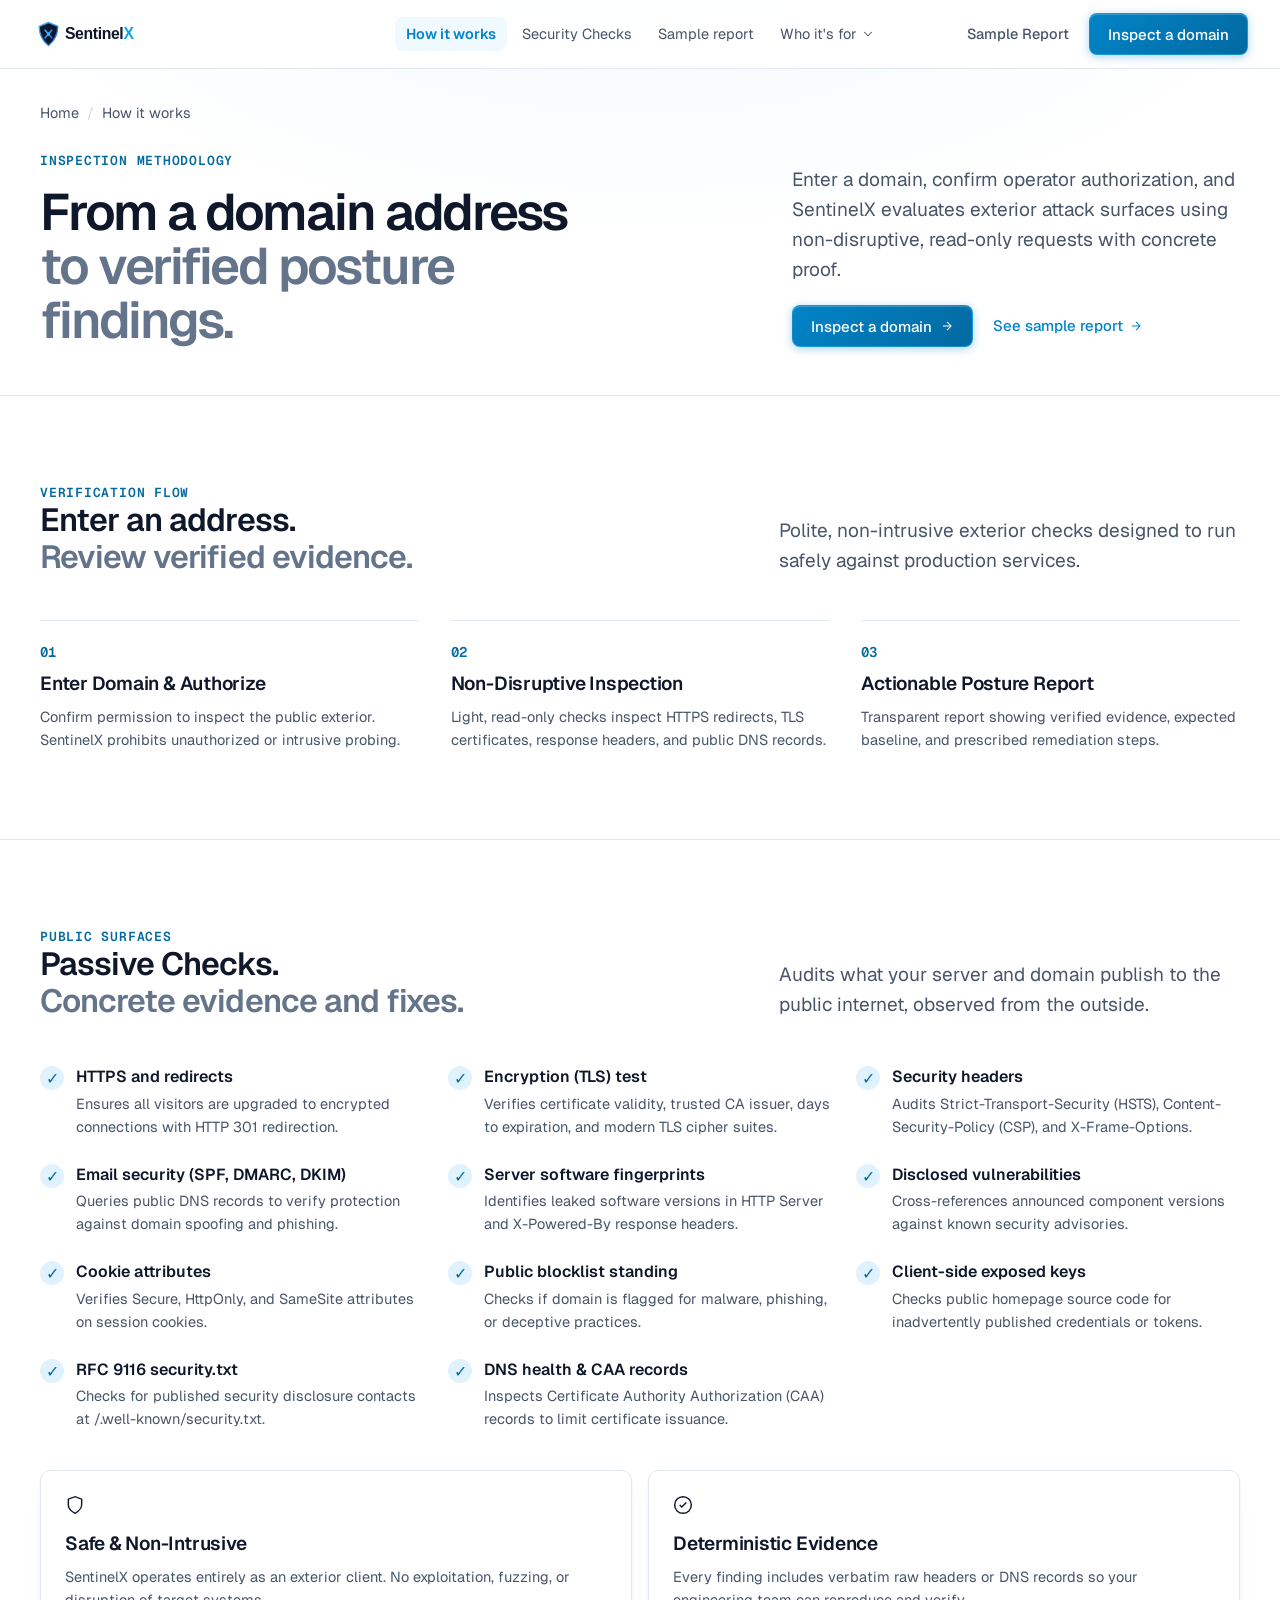
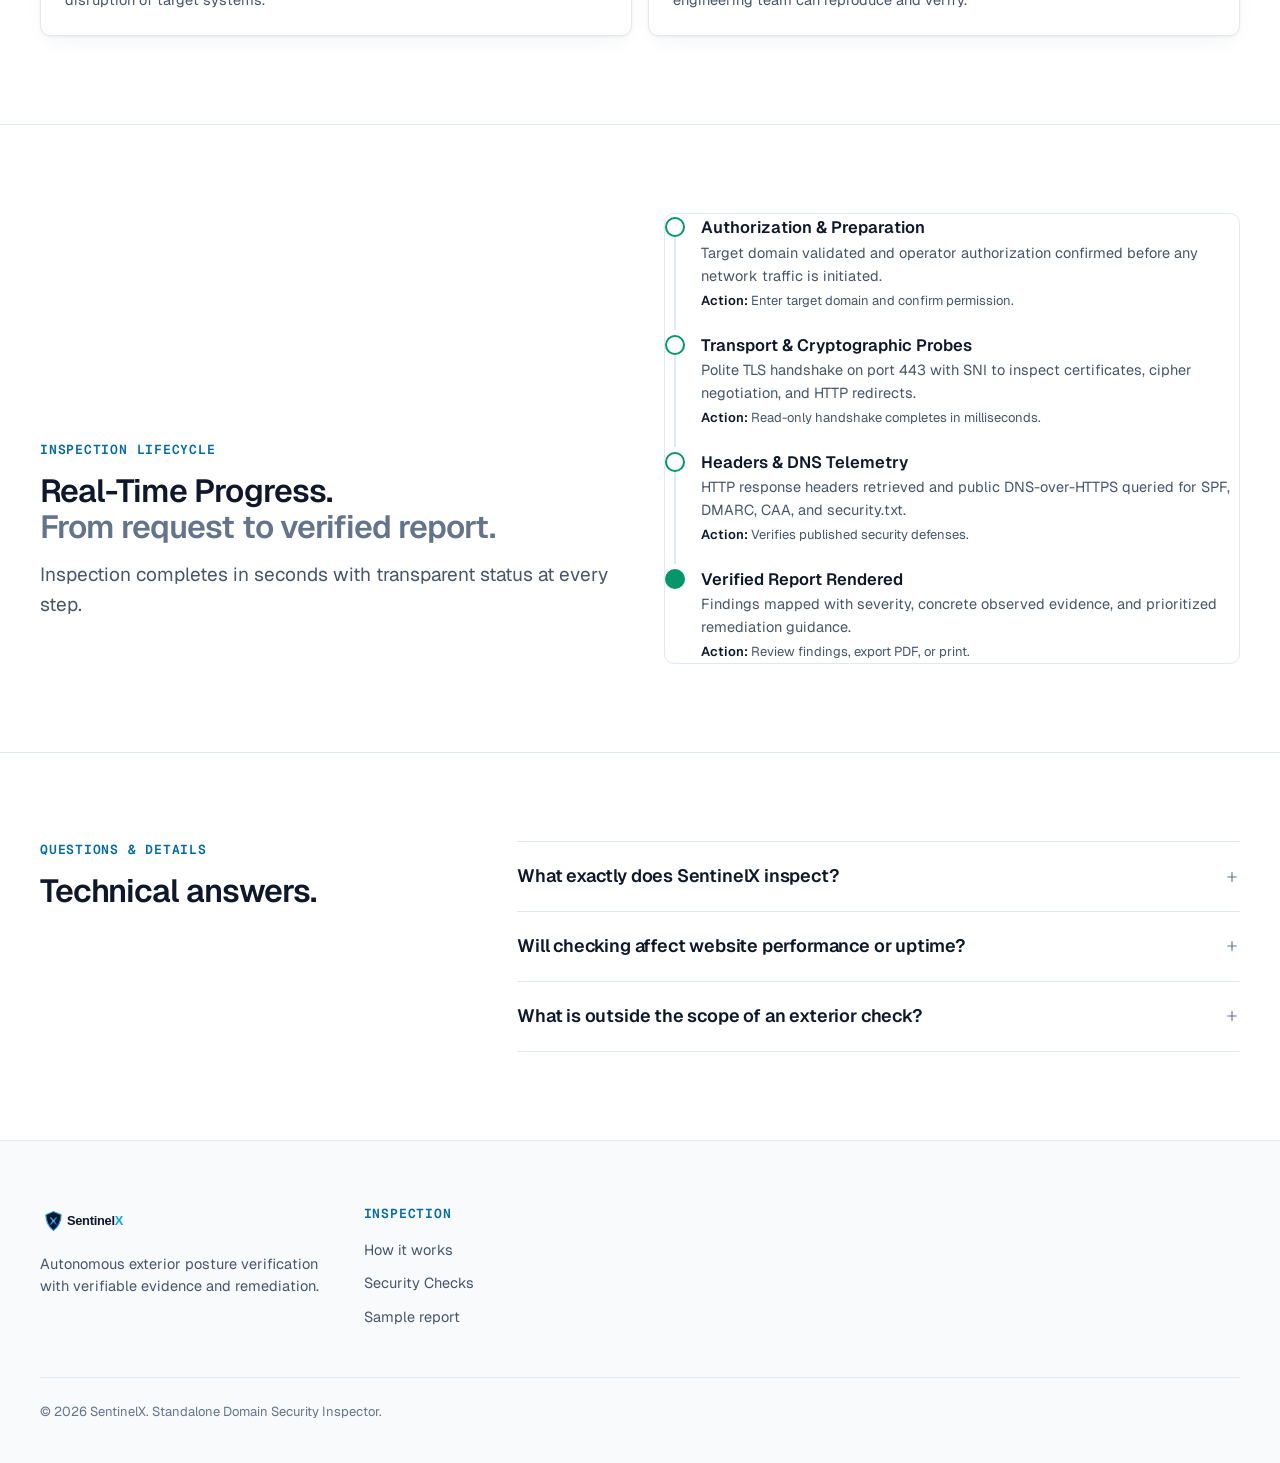
<file: domain_inspector/how-it-works.html>
<!DOCTYPE html>
<html lang="en" dir="ltr" class="js">
<head>
  <meta charset="utf-8">
  <meta name="viewport" content="width=device-width, initial-scale=1, viewport-fit=cover">
  <title>How Domain Security Inspection Works · SentinelX</title>
  <meta name="description" content="Enter a domain, confirm authorization, and receive verified exterior security findings: TLS cryptographic test, HTTP security headers, and public DNS records with concrete evidence.">
  <link rel="icon" href="assets/brand/mark.svg" type="image/svg+xml">
  <link rel="stylesheet" href="assets/css/site.css">
</head>
<body>
  <a class="sd-skip" href="#main">Skip to content</a>

  <!-- Header -->
  <header class="hdr" data-header>
    <div class="hdr__bar">
      <a class="hdr__brand" href="index.html" aria-label="SentinelX home">
        <img class="hdr__word" src="assets/brand/wordmark.svg" alt="SentinelX" width="137" height="40">
        <img class="hdr__mark" src="assets/brand/mark.svg" alt="SentinelX" width="30" height="35">
      </a>

      <nav class="hdr__nav" aria-label="Main">
        <ul role="list">
          <li><a href="how-it-works.html" aria-current="page">How it works</a></li>
          <li><a href="pricing.html">Security Checks</a></li>
          <li><a href="sample-report.html">Sample report</a></li>
          <li class="hdr__who">
            <button type="button" class="hdr__whobtn" aria-expanded="false" aria-controls="who-menu" data-who-btn>
              Who it's for
              <svg class="sd-icon sd-icon--14" xmlns="http://www.w3.org/2000/svg" viewBox="0 0 24 24" fill="none" stroke="currentColor" stroke-width="1.75" stroke-linecap="round" stroke-linejoin="round" aria-hidden="true"><path d="m6 9 6 6 6-6"/></svg>
            </button>
            <div class="hdr__whomenu sd-panel" id="who-menu" hidden>
              <ul role="list">
                <li><a href="how-it-works.html"><b>Site Owners</b><span>Actionable findings with evidence you can forward</span></a></li>
                <li><a href="how-it-works.html"><b>DevOps &amp; Infra</b><span>Public posture and cryptographic verification</span></a></li>
                <li><a href="how-it-works.html"><b>Security Engineers</b><span>Deterministic read-only checks without intrusive probes</span></a></li>
              </ul>
            </div>
          </li>
        </ul>
      </nav>

      <div class="hdr__actions">
        <a class="hdr__signin" href="sample-report.html">Sample Report</a>
        <a class="sd-btn sd-btn--primary" href="index.html#check">Inspect a domain</a>
        <button type="button" class="hdr__menu" aria-expanded="false" aria-controls="mnav" aria-label="Open menu" data-menu>
          <svg class="sd-icon sd-icon--20 hdr__icon-open" xmlns="http://www.w3.org/2000/svg" viewBox="0 0 24 24" fill="none" stroke="currentColor" stroke-width="1.75"><path d="M4 5h16M4 12h16M4 19h16"/></svg>
          <svg class="sd-icon sd-icon--20 hdr__icon-close" xmlns="http://www.w3.org/2000/svg" viewBox="0 0 24 24" fill="none" stroke="currentColor" stroke-width="1.75"><path d="M18 6 6 18M6 6l12 12"/></svg>
          <span class="hdr__menulabel" aria-hidden="true">Close</span>
        </button>
      </div>
    </div>
  </header>

  <main id="main" tabindex="-1">
    <!-- Intro Banner -->
    <section class="sd-intro" aria-labelledby="page-title">
      <div class="sd-container">
        <nav class="sd-crumbs" aria-label="Breadcrumb">
          <ol role="list">
            <li><a href="index.html">Home</a></li>
            <li aria-current="page">How it works</li>
          </ol>
        </nav>
        <div class="sd-intro__grid">
          <div class="sd-intro__copy">
            <p class="sd-eyebrow">Inspection Methodology</p>
            <h1 class="sd-display" id="page-title">From a domain address<span class="sd-dim">to verified posture findings.</span></h1>
          </div>
          <div class="sd-intro__side">
            <p class="sd-lead">Enter a domain, confirm operator authorization, and SentinelX evaluates exterior attack surfaces using non-disruptive, read-only requests with concrete proof.</p>
            <div class="sd-actions">
              <a class="sd-btn sd-btn--primary" href="index.html#check">Inspect a domain <svg class="sd-icon sd-icon--14 sd-icon--move" xmlns="http://www.w3.org/2000/svg" viewBox="0 0 24 24" fill="none" stroke="currentColor" stroke-width="1.75"><path d="M5 12h14M12 5l7 7-7 7"/></svg></a>
              <a class="sd-link-arrow" href="sample-report.html">See sample report <svg class="sd-icon sd-icon--14" xmlns="http://www.w3.org/2000/svg" viewBox="0 0 24 24" fill="none" stroke="currentColor" stroke-width="1.75"><path d="M5 12h14M12 5l7 7-7 7"/></svg></a>
            </div>
          </div>
        </div>
      </div>
    </section>

    <!-- Three Steps -->
    <section class="sd-section" aria-labelledby="steps-title">
      <div class="sd-container">
        <div class="sd-head sd-head--split">
          <div>
            <p class="sd-eyebrow">Verification Flow</p>
            <h2 class="sd-h2" id="steps-title">Enter an address.<span class="sd-dim">Review verified evidence.</span></h2>
          </div>
          <p class="sd-lead">Polite, non-intrusive exterior checks designed to run safely against production services.</p>
        </div>

        <ol class="steps3" role="list">
          <li>
            <p class="steps3__n sd-mono">01</p>
            <h3 class="sd-h3">Enter Domain &amp; Authorize</h3>
            <p class="sd-body sd-small">Confirm permission to inspect the public exterior. SentinelX prohibits unauthorized or intrusive probing.</p>
          </li>
          <li>
            <p class="steps3__n sd-mono">02</p>
            <h3 class="sd-h3">Non-Disruptive Inspection</h3>
            <p class="sd-body sd-small">Light, read-only checks inspect HTTPS redirects, TLS certificates, response headers, and public DNS records.</p>
          </li>
          <li>
            <p class="steps3__n sd-mono">03</p>
            <h3 class="sd-h3">Actionable Posture Report</h3>
            <p class="sd-body sd-small">Transparent report showing verified evidence, expected baseline, and prescribed remediation steps.</p>
          </li>
        </ol>
      </div>
    </section>

    <!-- What We Check Grid -->
    <section class="sd-section sd-section--white" id="what-we-check" aria-labelledby="wwc-title">
      <div class="sd-container">
        <div class="sd-head sd-head--split">
          <div>
            <p class="sd-eyebrow">Public Surfaces</p>
            <h2 class="sd-h2" id="wwc-title">Passive Checks.<span class="sd-dim">Concrete evidence and fixes.</span></h2>
          </div>
          <p class="sd-lead">Audits what your server and domain publish to the public internet, observed from the outside.</p>
        </div>

        <ul class="ticks--full" role="list">
          <li>
            <span class="ticks__tick">✓</span>
            <div class="ticks__body">
              <h3 class="ticks__t"><a href="sample-report.html">HTTPS and redirects</a></h3>
              <p class="sd-body sd-small">Ensures all visitors are upgraded to encrypted connections with HTTP 301 redirection.</p>
            </div>
          </li>
          <li>
            <span class="ticks__tick">✓</span>
            <div class="ticks__body">
              <h3 class="ticks__t"><a href="sample-report.html">Encryption (TLS) test</a></h3>
              <p class="sd-body sd-small">Verifies certificate validity, trusted CA issuer, days to expiration, and modern TLS cipher suites.</p>
            </div>
          </li>
          <li>
            <span class="ticks__tick">✓</span>
            <div class="ticks__body">
              <h3 class="ticks__t"><a href="sample-report.html">Security headers</a></h3>
              <p class="sd-body sd-small">Audits Strict-Transport-Security (HSTS), Content-Security-Policy (CSP), and X-Frame-Options.</p>
            </div>
          </li>
          <li>
            <span class="ticks__tick">✓</span>
            <div class="ticks__body">
              <h3 class="ticks__t"><a href="sample-report.html">Email security (SPF, DMARC, DKIM)</a></h3>
              <p class="sd-body sd-small">Queries public DNS records to verify protection against domain spoofing and phishing.</p>
            </div>
          </li>
          <li>
            <span class="ticks__tick">✓</span>
            <div class="ticks__body">
              <h3 class="ticks__t"><a href="sample-report.html">Server software fingerprints</a></h3>
              <p class="sd-body sd-small">Identifies leaked software versions in HTTP Server and X-Powered-By response headers.</p>
            </div>
          </li>
          <li>
            <span class="ticks__tick">✓</span>
            <div class="ticks__body">
              <h3 class="ticks__t"><a href="sample-report.html">Disclosed vulnerabilities</a></h3>
              <p class="sd-body sd-small">Cross-references announced component versions against known security advisories.</p>
            </div>
          </li>
          <li>
            <span class="ticks__tick">✓</span>
            <div class="ticks__body">
              <h3 class="ticks__t"><a href="sample-report.html">Cookie attributes</a></h3>
              <p class="sd-body sd-small">Verifies Secure, HttpOnly, and SameSite attributes on session cookies.</p>
            </div>
          </li>
          <li>
            <span class="ticks__tick">✓</span>
            <div class="ticks__body">
              <h3 class="ticks__t"><a href="sample-report.html">Public blocklist standing</a></h3>
              <p class="sd-body sd-small">Checks if domain is flagged for malware, phishing, or deceptive practices.</p>
            </div>
          </li>
          <li>
            <span class="ticks__tick">✓</span>
            <div class="ticks__body">
              <h3 class="ticks__t"><a href="sample-report.html">Client-side exposed keys</a></h3>
              <p class="sd-body sd-small">Checks public homepage source code for inadvertently published credentials or tokens.</p>
            </div>
          </li>
          <li>
            <span class="ticks__tick">✓</span>
            <div class="ticks__body">
              <h3 class="ticks__t"><a href="sample-report.html">RFC 9116 security.txt</a></h3>
              <p class="sd-body sd-small">Checks for published security disclosure contacts at /.well-known/security.txt.</p>
            </div>
          </li>
          <li>
            <span class="ticks__tick">✓</span>
            <div class="ticks__body">
              <h3 class="ticks__t"><a href="sample-report.html">DNS health &amp; CAA records</a></h3>
              <p class="sd-body sd-small">Inspects Certificate Authority Authorization (CAA) records to limit certificate issuance.</p>
            </div>
          </li>
        </ul>

        <ul class="sd-cards sd-cards--2" style="margin-top: 40px;" role="list">
          <li class="sd-panel">
            <svg class="sd-icon sd-icon--20" xmlns="http://www.w3.org/2000/svg" viewBox="0 0 24 24" fill="none" stroke="currentColor" stroke-width="1.75"><path d="M12 22s8-4 8-10V5l-8-3-8 3v7c0 6 8 10 8 10z"/></svg>
            <h3 class="sd-h3">Safe &amp; Non-Intrusive</h3>
            <p class="sd-body sd-small">SentinelX operates entirely as an exterior client. No exploitation, fuzzing, or disruption of target systems.</p>
          </li>
          <li class="sd-panel">
            <svg class="sd-icon sd-icon--20" xmlns="http://www.w3.org/2000/svg" viewBox="0 0 24 24" fill="none" stroke="currentColor" stroke-width="1.75"><path d="m16 9-5.5 5.5L8 12"/><circle cx="12" cy="12" r="10"/></svg>
            <h3 class="sd-h3">Deterministic Evidence</h3>
            <p class="sd-body sd-small">Every finding includes verbatim raw headers or DNS records so your engineering team can reproduce and verify.</p>
          </li>
        </ul>
      </div>
    </section>

    <!-- Progress Timeline -->
    <section class="sd-section sd-section--white" aria-labelledby="states-title">
      <div class="sd-container sd-intro__grid">
        <div class="sd-head">
          <p class="sd-eyebrow">Inspection Lifecycle</p>
          <h2 class="sd-h2" id="states-title">Real-Time Progress.<span class="sd-dim">From request to verified report.</span></h2>
          <p class="sd-lead">Inspection completes in seconds with transparent status at every step.</p>
        </div>

        <ol class="states sd-panel" role="list">
          <li>
            <span class="states__dot"></span>
            <div>
              <h3 class="states__t">Authorization &amp; Preparation</h3>
              <p class="sd-body sd-small">Target domain validated and operator authorization confirmed before any network traffic is initiated.</p>
              <p class="states__can"><span>Action:</span> Enter target domain and confirm permission.</p>
            </div>
          </li>
          <li>
            <span class="states__dot"></span>
            <div>
              <h3 class="states__t">Transport &amp; Cryptographic Probes</h3>
              <p class="sd-body sd-small">Polite TLS handshake on port 443 with SNI to inspect certificates, cipher negotiation, and HTTP redirects.</p>
              <p class="states__can"><span>Action:</span> Read-only handshake completes in milliseconds.</p>
            </div>
          </li>
          <li>
            <span class="states__dot"></span>
            <div>
              <h3 class="states__t">Headers &amp; DNS Telemetry</h3>
              <p class="sd-body sd-small">HTTP response headers retrieved and public DNS-over-HTTPS queried for SPF, DMARC, CAA, and security.txt.</p>
              <p class="states__can"><span>Action:</span> Verifies published security defenses.</p>
            </div>
          </li>
          <li class="is-end">
            <span class="states__dot"></span>
            <div>
              <h3 class="states__t">Verified Report Rendered</h3>
              <p class="sd-body sd-small">Findings mapped with severity, concrete observed evidence, and prioritized remediation guidance.</p>
              <p class="states__can"><span>Action:</span> Review findings, export PDF, or print.</p>
            </div>
          </li>
        </ol>
      </div>
    </section>

    <!-- FAQs Section -->
    <section class="sd-section" aria-labelledby="faq-title">
      <div class="sd-container faq2">
        <div class="sd-head">
          <p class="sd-eyebrow">Questions &amp; Details</p>
          <h2 class="sd-h2" id="faq-title">Technical answers.</h2>
        </div>

        <div class="sd-faq">
          <details>
            <summary>What exactly does SentinelX inspect?<svg class="sd-icon" xmlns="http://www.w3.org/2000/svg" viewBox="0 0 24 24" fill="none" stroke="currentColor" stroke-width="1.75"><path d="M5 12h14M12 5v14"/></svg></summary>
            <p class="sd-faq__a">What your website advertises to the internet: HTTPS redirection, TLS certificate validity and issuer, security response headers (HSTS, CSP, XFO, XCTO), DNS email records (SPF, DMARC), CAA records, cookie attributes, and RFC 9116 security.txt.</p>
          </details>
          <details>
            <summary>Will checking affect website performance or uptime?<svg class="sd-icon" xmlns="http://www.w3.org/2000/svg" viewBox="0 0 24 24" fill="none" stroke="currentColor" stroke-width="1.75"><path d="M5 12h14M12 5v14"/></svg></summary>
            <p class="sd-faq__a">No. SentinelX executes only a small number (&lt; 10) of standard, polite HTTP HEAD/GET and DNS queries, indistinguishable from a regular visitor opening your homepage in a browser.</p>
          </details>
          <details>
            <summary>What is outside the scope of an exterior check?<svg class="sd-icon" xmlns="http://www.w3.org/2000/svg" viewBox="0 0 24 24" fill="none" stroke="currentColor" stroke-width="1.75"><path d="M5 12h14M12 5v14"/></svg></summary>
            <p class="sd-faq__a">SentinelX focuses on the perimeter. It does not authenticate with user accounts, crawl pages behind logins, perform exploit attempts, run denial-of-service tests, or access internal mail server infrastructure.</p>
          </details>
        </div>
      </div>
    </section>
  </main>

  <!-- Footer -->
  <footer class="ftr">
    <div class="sd-container">
      <div class="ftr__grid">
        <div class="ftr__brand">
          <a href="index.html" aria-label="SentinelX home"><img src="assets/brand/wordmark.svg" alt="SentinelX" width="112" height="32"></a>
          <p class="ftr__sub">Autonomous exterior posture verification with verifiable evidence and remediation.</p>
        </div>
        <nav aria-label="Product">
          <h2 class="sd-eyebrow">Inspection</h2>
          <ul role="list">
            <li><a href="how-it-works.html">How it works</a></li>
            <li><a href="pricing.html">Security Checks</a></li>
            <li><a href="sample-report.html">Sample report</a></li>
          </ul>
        </nav>
      </div>
      <div class="ftr__legal">
        <p>© 2026 SentinelX. Standalone Domain Security Inspector.</p>
      </div>
    </div>
  </footer>

  <script src="assets/js/site.js"></script>
</body>
</html>
</file>
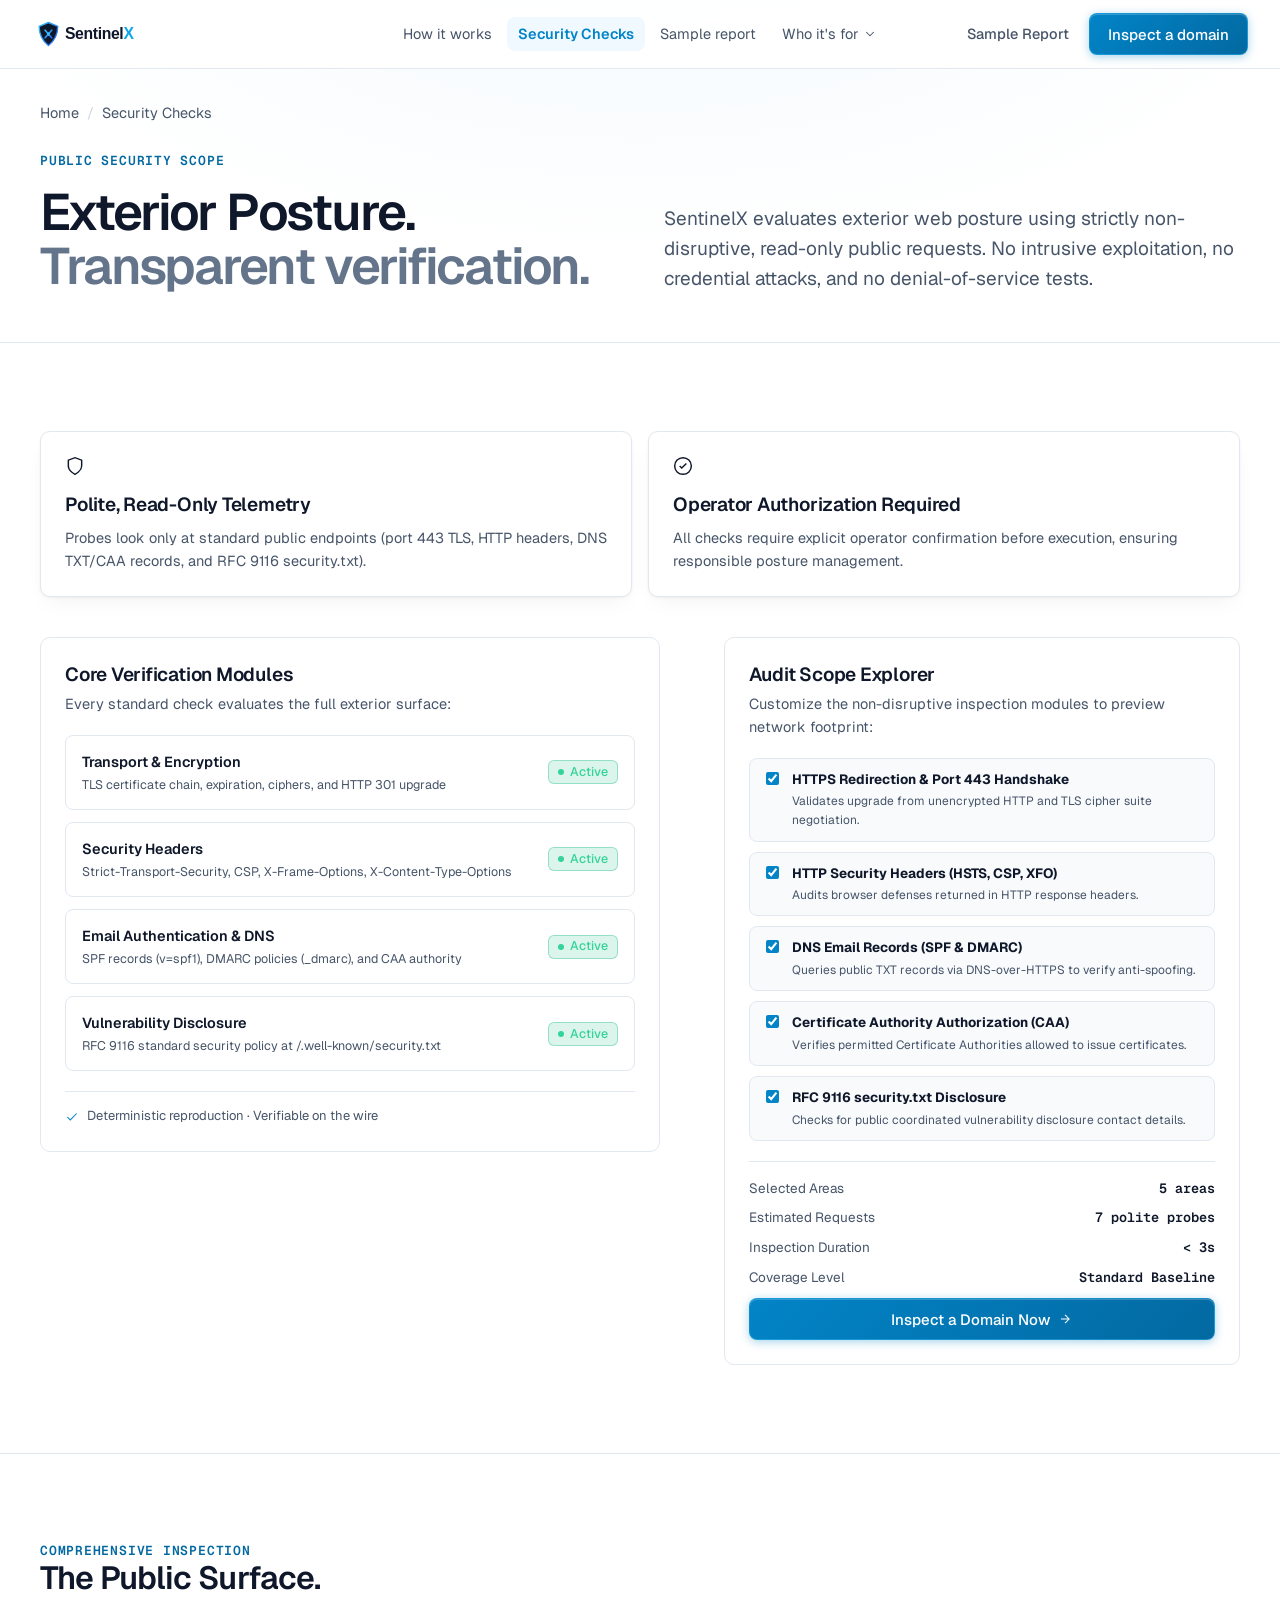
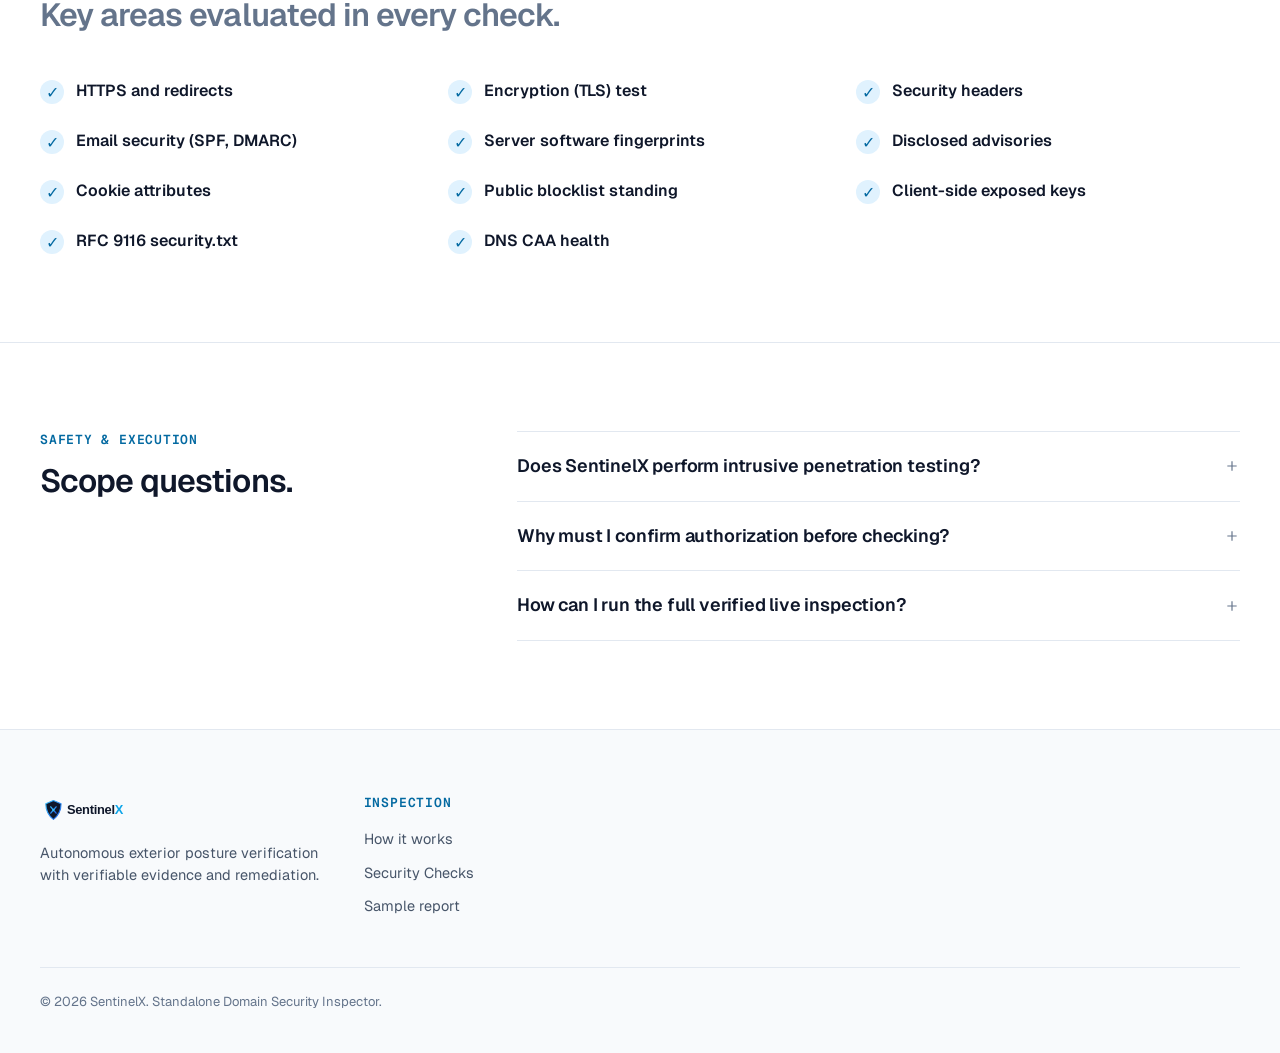
<file: domain_inspector/pricing.html>
<!DOCTYPE html>
<html lang="en" dir="ltr" class="js">
<head>
  <meta charset="utf-8">
  <meta name="viewport" content="width=device-width, initial-scale=1, viewport-fit=cover">
  <title>Security Checks &amp; Public Scope · SentinelX</title>
  <meta name="description" content="Non-disruptive exterior security inspection for modern websites: HTTPS, TLS handshake, HTTP security headers, public DNS email records, and RFC 9116 security.txt.">
  <link rel="icon" href="assets/brand/mark.svg" type="image/svg+xml">
  <link rel="stylesheet" href="assets/css/site.css">
</head>
<body>
  <a class="sd-skip" href="#main">Skip to content</a>

  <!-- Header -->
  <header class="hdr" data-header>
    <div class="hdr__bar">
      <a class="hdr__brand" href="index.html" aria-label="SentinelX home">
        <img class="hdr__word" src="assets/brand/wordmark.svg" alt="SentinelX" width="137" height="40">
        <img class="hdr__mark" src="assets/brand/mark.svg" alt="SentinelX" width="30" height="35">
      </a>

      <nav class="hdr__nav" aria-label="Main">
        <ul role="list">
          <li><a href="how-it-works.html">How it works</a></li>
          <li><a href="pricing.html" aria-current="page">Security Checks</a></li>
          <li><a href="sample-report.html">Sample report</a></li>
          <li class="hdr__who">
            <button type="button" class="hdr__whobtn" aria-expanded="false" aria-controls="who-menu" data-who-btn>
              Who it's for
              <svg class="sd-icon sd-icon--14" xmlns="http://www.w3.org/2000/svg" viewBox="0 0 24 24" fill="none" stroke="currentColor" stroke-width="1.75" stroke-linecap="round" stroke-linejoin="round" aria-hidden="true"><path d="m6 9 6 6 6-6"/></svg>
            </button>
            <div class="hdr__whomenu sd-panel" id="who-menu" hidden>
              <ul role="list">
                <li><a href="how-it-works.html"><b>Site Owners</b><span>Actionable findings with evidence you can forward</span></a></li>
                <li><a href="how-it-works.html"><b>DevOps &amp; Infra</b><span>Public posture and cryptographic verification</span></a></li>
                <li><a href="how-it-works.html"><b>Security Engineers</b><span>Deterministic read-only checks without intrusive probes</span></a></li>
              </ul>
            </div>
          </li>
        </ul>
      </nav>

      <div class="hdr__actions">
        <a class="hdr__signin" href="sample-report.html">Sample Report</a>
        <a class="sd-btn sd-btn--primary" href="index.html#check">Inspect a domain</a>
        <button type="button" class="hdr__menu" aria-expanded="false" aria-controls="mnav" aria-label="Open menu" data-menu>
          <svg class="sd-icon sd-icon--20 hdr__icon-open" xmlns="http://www.w3.org/2000/svg" viewBox="0 0 24 24" fill="none" stroke="currentColor" stroke-width="1.75"><path d="M4 5h16M4 12h16M4 19h16"/></svg>
          <svg class="sd-icon sd-icon--20 hdr__icon-close" xmlns="http://www.w3.org/2000/svg" viewBox="0 0 24 24" fill="none" stroke="currentColor" stroke-width="1.75"><path d="M18 6 6 18M6 6l12 12"/></svg>
          <span class="hdr__menulabel" aria-hidden="true">Close</span>
        </button>
      </div>
    </div>
  </header>

  <main id="main" tabindex="-1">
    <!-- Intro Header -->
    <section class="sd-intro" aria-labelledby="scope-title">
      <div class="sd-container">
        <nav class="sd-crumbs" aria-label="Breadcrumb">
          <ol role="list">
            <li><a href="index.html">Home</a></li>
            <li aria-current="page">Security Checks</li>
          </ol>
        </nav>
        <div class="sd-intro__grid">
          <div class="sd-intro__copy">
            <p class="sd-eyebrow">Public Security Scope</p>
            <h1 class="sd-display" id="scope-title">Exterior Posture.<span class="sd-dim">Transparent verification.</span></h1>
          </div>
          <p class="sd-lead">SentinelX evaluates exterior web posture using strictly non-disruptive, read-only public requests. No intrusive exploitation, no credential attacks, and no denial-of-service tests.</p>
        </div>
      </div>
    </section>

    <!-- Scope Breakdown & Interactive Scope Selector -->
    <section class="sd-section sd-section--white" aria-label="Scope and coverage selector">
      <div class="sd-container" style="display:grid; gap:40px;">
        <ul class="sd-cards sd-cards--2" role="list">
          <li class="sd-panel">
            <svg class="sd-icon sd-icon--20" xmlns="http://www.w3.org/2000/svg" viewBox="0 0 24 24" fill="none" stroke="currentColor" stroke-width="1.75"><path d="M12 22s8-4 8-10V5l-8-3-8 3v7c0 6 8 10 8 10z"/></svg>
            <h3 class="sd-h3">Polite, Read-Only Telemetry</h3>
            <p class="sd-body sd-small">Probes look only at standard public endpoints (port 443 TLS, HTTP headers, DNS TXT/CAA records, and RFC 9116 security.txt).</p>
          </li>
          <li class="sd-panel">
            <svg class="sd-icon sd-icon--20" xmlns="http://www.w3.org/2000/svg" viewBox="0 0 24 24" fill="none" stroke="currentColor" stroke-width="1.75"><path d="m16 9-5.5 5.5L8 12"/><circle cx="12" cy="12" r="10"/></svg>
            <h3 class="sd-h3">Operator Authorization Required</h3>
            <p class="sd-body sd-small">All checks require explicit operator confirmation before execution, ensuring responsible posture management.</p>
          </li>
        </ul>

        <div class="scope-panel" style="align-items:start;">
          <!-- Left: Verification Modules Card -->
          <div class="scope-card" data-scope-overview>
            <div>
              <p class="sd-h3">Core Verification Modules</p>
              <p class="sd-body sd-small" style="color:var(--sd-ink-2); margin-top:4px;">Every standard check evaluates the full exterior surface:</p>
            </div>

            <ul class="scope-modules" role="list">
              <li class="scope-item">
                <div>
                  <h4>Transport &amp; Encryption</h4>
                  <p>TLS certificate chain, expiration, ciphers, and HTTP 301 upgrade</p>
                </div>
                <span class="sd-tag sd-tag--verified">Active</span>
              </li>
              <li class="scope-item">
                <div>
                  <h4>Security Headers</h4>
                  <p>Strict-Transport-Security, CSP, X-Frame-Options, X-Content-Type-Options</p>
                </div>
                <span class="sd-tag sd-tag--verified">Active</span>
              </li>
              <li class="scope-item">
                <div>
                  <h4>Email Authentication &amp; DNS</h4>
                  <p>SPF records (v=spf1), DMARC policies (_dmarc), and CAA authority</p>
                </div>
                <span class="sd-tag sd-tag--verified">Active</span>
              </li>
              <li class="scope-item">
                <div>
                  <h4>Vulnerability Disclosure</h4>
                  <p>RFC 9116 standard security policy at /.well-known/security.txt</p>
                </div>
                <span class="sd-tag sd-tag--verified">Active</span>
              </li>
            </ul>

            <div style="border-top:1px solid var(--sd-border); padding-top:14px; font-size:13px; color:var(--sd-ink-2); display:flex; align-items:center; gap:8px;">
              <svg class="sd-icon sd-icon--14" style="color:var(--sd-link);" xmlns="http://www.w3.org/2000/svg" viewBox="0 0 24 24" fill="none" stroke="currentColor" stroke-width="2"><path d="M20 6 9 17l-5-5"/></svg>
              <span>Deterministic reproduction · Verifiable on the wire</span>
            </div>
          </div>

          <!-- Right: Interactive Inspection Scope Selector -->
          <div class="scope-widget" data-scope-selector>
            <div>
              <h3 class="sd-h3">Audit Scope Explorer</h3>
              <p class="sd-body sd-small" style="color:var(--sd-ink-2); margin-top:4px;">Customize the non-disruptive inspection modules to preview network footprint:</p>
            </div>

            <ul class="scope-widget__list" role="list">
              <li>
                <label class="scope-widget__item">
                  <input type="checkbox" data-scope-check data-requests="2" checked>
                  <div>
                    <b>HTTPS Redirection &amp; Port 443 Handshake</b>
                    <p style="font-size:12px; color:var(--sd-ink-2); margin:2px 0 0;">Validates upgrade from unencrypted HTTP and TLS cipher suite negotiation.</p>
                  </div>
                </label>
              </li>
              <li>
                <label class="scope-widget__item">
                  <input type="checkbox" data-scope-check data-requests="1" checked>
                  <div>
                    <b>HTTP Security Headers (HSTS, CSP, XFO)</b>
                    <p style="font-size:12px; color:var(--sd-ink-2); margin:2px 0 0;">Audits browser defenses returned in HTTP response headers.</p>
                  </div>
                </label>
              </li>
              <li>
                <label class="scope-widget__item">
                  <input type="checkbox" data-scope-check data-requests="2" checked>
                  <div>
                    <b>DNS Email Records (SPF &amp; DMARC)</b>
                    <p style="font-size:12px; color:var(--sd-ink-2); margin:2px 0 0;">Queries public TXT records via DNS-over-HTTPS to verify anti-spoofing.</p>
                  </div>
                </label>
              </li>
              <li>
                <label class="scope-widget__item">
                  <input type="checkbox" data-scope-check data-requests="1" checked>
                  <div>
                    <b>Certificate Authority Authorization (CAA)</b>
                    <p style="font-size:12px; color:var(--sd-ink-2); margin:2px 0 0;">Verifies permitted Certificate Authorities allowed to issue certificates.</p>
                  </div>
                </label>
              </li>
              <li>
                <label class="scope-widget__item">
                  <input type="checkbox" data-scope-check data-requests="1" checked>
                  <div>
                    <b>RFC 9116 security.txt Disclosure</b>
                    <p style="font-size:12px; color:var(--sd-ink-2); margin:2px 0 0;">Checks for public coordinated vulnerability disclosure contact details.</p>
                  </div>
                </label>
              </li>
            </ul>

            <div class="scope-widget__sum">
              <dl style="display:grid; gap:8px; margin:0;">
                <div class="scope-widget__stat"><dt>Selected Areas</dt><dd data-scope-total>5 areas</dd></div>
                <div class="scope-widget__stat"><dt>Estimated Requests</dt><dd data-scope-requests>7 polite probes</dd></div>
                <div class="scope-widget__stat"><dt>Inspection Duration</dt><dd data-scope-time>&lt; 3s</dd></div>
                <div class="scope-widget__stat"><dt>Coverage Level</dt><dd data-scope-posture>Full Exterior Coverage</dd></div>
              </dl>

              <a class="sd-btn sd-btn--primary sd-btn--block" href="index.html#check">
                Inspect a Domain Now
                <svg class="sd-icon sd-icon--14 sd-icon--move" xmlns="http://www.w3.org/2000/svg" viewBox="0 0 24 24" fill="none" stroke="currentColor" stroke-width="1.75"><path d="M5 12h14M12 5l7 7-7 7"/></svg>
              </a>
            </div>
          </div>
        </div>
      </div>
    </section>

    <!-- Included Checks Grid -->
    <section class="sd-section" aria-labelledby="inc-title">
      <div class="sd-container">
        <div class="sd-head sd-head--split">
          <div>
            <p class="sd-eyebrow">Comprehensive Inspection</p>
            <h2 class="sd-h2" id="inc-title">The Public Surface.<span class="sd-dim">Key areas evaluated in every check.</span></h2>
          </div>
        </div>

        <ul class="ticks--full" role="list">
          <li><span class="ticks__tick">✓</span><span class="ticks__t">HTTPS and redirects</span></li>
          <li><span class="ticks__tick">✓</span><span class="ticks__t">Encryption (TLS) test</span></li>
          <li><span class="ticks__tick">✓</span><span class="ticks__t">Security headers</span></li>
          <li><span class="ticks__tick">✓</span><span class="ticks__t">Email security (SPF, DMARC)</span></li>
          <li><span class="ticks__tick">✓</span><span class="ticks__t">Server software fingerprints</span></li>
          <li><span class="ticks__tick">✓</span><span class="ticks__t">Disclosed advisories</span></li>
          <li><span class="ticks__tick">✓</span><span class="ticks__t">Cookie attributes</span></li>
          <li><span class="ticks__tick">✓</span><span class="ticks__t">Public blocklist standing</span></li>
          <li><span class="ticks__tick">✓</span><span class="ticks__t">Client-side exposed keys</span></li>
          <li><span class="ticks__tick">✓</span><span class="ticks__t">RFC 9116 security.txt</span></li>
          <li><span class="ticks__tick">✓</span><span class="ticks__t">DNS CAA health</span></li>
        </ul>
      </div>
    </section>

    <!-- Scope FAQs Section -->
    <section class="sd-section sd-section--white" aria-labelledby="faq-title">
      <div class="sd-container faq2">
        <div class="sd-head">
          <p class="sd-eyebrow">Safety &amp; Execution</p>
          <h2 class="sd-h2" id="faq-title">Scope questions.</h2>
        </div>

        <div class="sd-faq">
          <details>
            <summary>Does SentinelX perform intrusive penetration testing?<svg class="sd-icon" xmlns="http://www.w3.org/2000/svg" viewBox="0 0 24 24" fill="none" stroke="currentColor" stroke-width="1.75"><path d="M5 12h14M12 5v14"/></svg></summary>
            <p class="sd-faq__a">No. SentinelX strictly restricts its checks to passive, non-disruptive public telemetry. It never attempts exploit payloads, password brute-forcing, SQL injection tests, or denial-of-service stress testing.</p>
          </details>

          <details>
            <summary>Why must I confirm authorization before checking?<svg class="sd-icon" xmlns="http://www.w3.org/2000/svg" viewBox="0 0 24 24" fill="none" stroke="currentColor" stroke-width="1.75"><path d="M5 12h14M12 5v14"/></svg></summary>
            <p class="sd-faq__a">Security posture tools must be operated responsibly. Even though SentinelX checks are non-disruptive, requiring operator authorization ensures clear intent and compliance with security best practices.</p>
          </details>

          <details>
            <summary>How can I run the full verified live inspection?<svg class="sd-icon" xmlns="http://www.w3.org/2000/svg" viewBox="0 0 24 24" fill="none" stroke="currentColor" stroke-width="1.75"><path d="M5 12h14M12 5v14"/></svg></summary>
            <p class="sd-faq__a">Launch the standalone Python server in the REPLICA folder (<code>python server.py</code>). This enables live socket handshakes and response header inspection on localhost. If opened as a static page, public DNS is verified live via DoH with sample labels for CORS-restricted browser probes.</p>
          </details>
        </div>
      </div>
    </section>
  </main>

  <!-- Footer -->
  <footer class="ftr">
    <div class="sd-container">
      <div class="ftr__grid">
        <div class="ftr__brand">
          <a href="index.html" aria-label="SentinelX home"><img src="assets/brand/wordmark.svg" alt="SentinelX" width="112" height="32"></a>
          <p class="ftr__sub">Autonomous exterior posture verification with verifiable evidence and remediation.</p>
        </div>
        <nav aria-label="Product">
          <h2 class="sd-eyebrow">Inspection</h2>
          <ul role="list">
            <li><a href="how-it-works.html">How it works</a></li>
            <li><a href="pricing.html">Security Checks</a></li>
            <li><a href="sample-report.html">Sample report</a></li>
          </ul>
        </nav>
      </div>
      <div class="ftr__legal">
        <p>© 2026 SentinelX. Standalone Domain Security Inspector.</p>
      </div>
    </div>
  </footer>

  <script src="assets/js/site.js"></script>
</body>
</html>
</file>
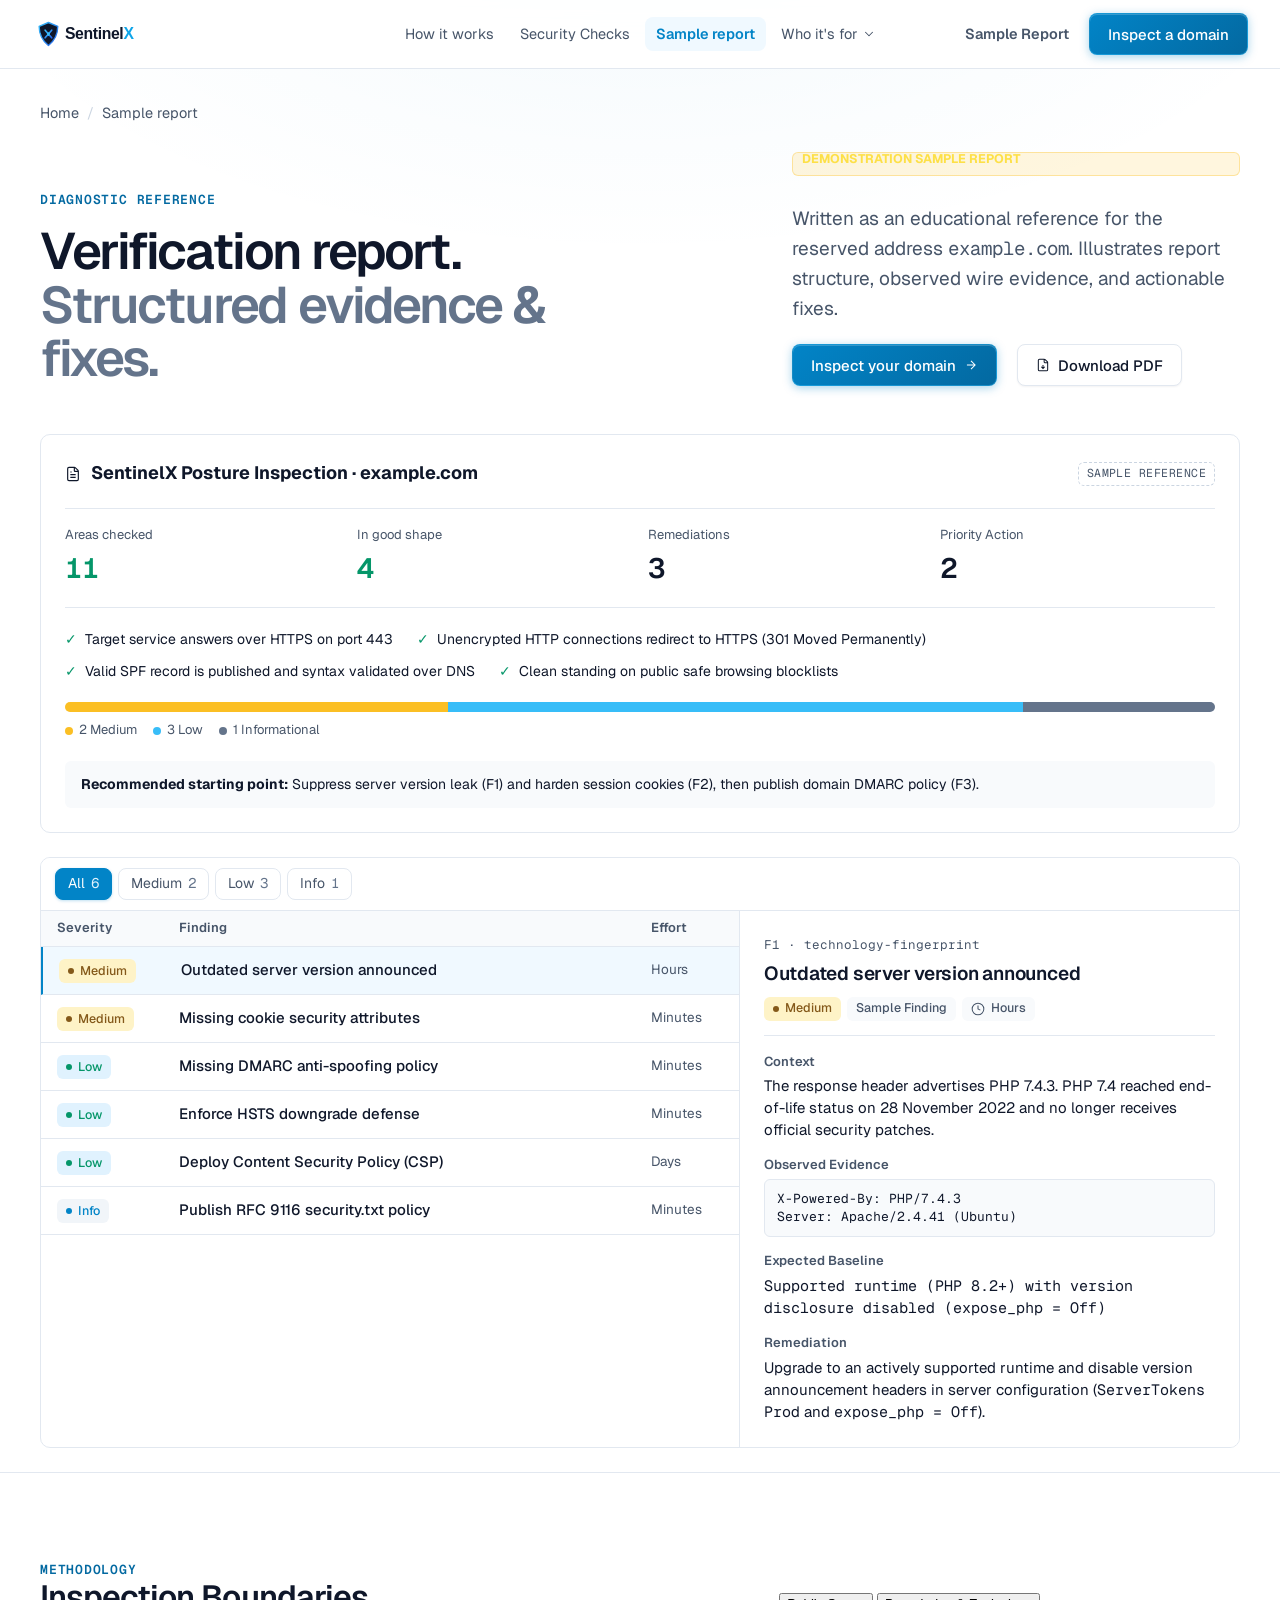
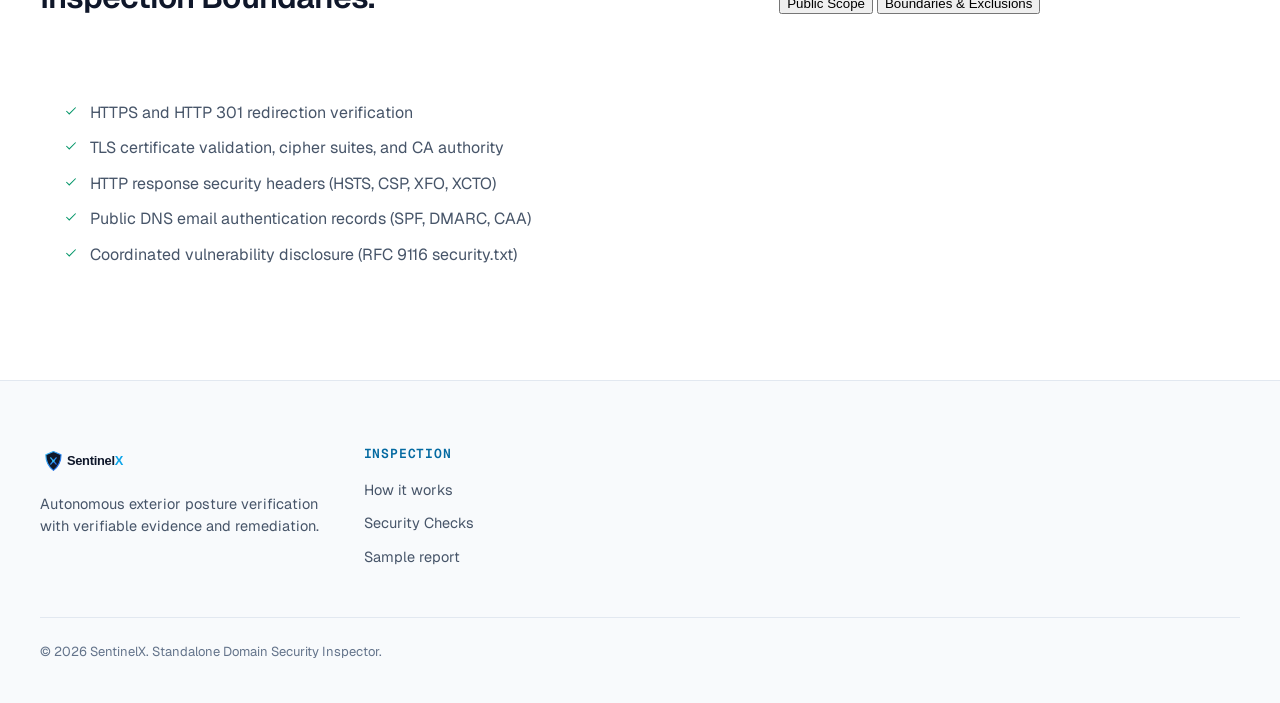
<file: domain_inspector/sample-report.html>
<!DOCTYPE html>
<html lang="en" dir="ltr" class="js">
<head>
  <meta charset="utf-8">
  <meta name="viewport" content="width=device-width, initial-scale=1, viewport-fit=cover">
  <title>Sample Domain Security Verification Report · SentinelX</title>
  <meta name="description" content="Demonstration security verification report for example.com in the standard SentinelX format: findings with severity, confidence, plain-English impact, evidence, and remediation.">
  <link rel="icon" href="assets/brand/mark.svg" type="image/svg+xml">
  <link rel="stylesheet" href="assets/css/site.css">
</head>
<body>
  <a class="sd-skip" href="#main">Skip to content</a>

  <!-- Header -->
  <header class="hdr" data-header>
    <div class="hdr__bar">
      <a class="hdr__brand" href="index.html" aria-label="SentinelX home">
        <img class="hdr__word" src="assets/brand/wordmark.svg" alt="SentinelX" width="137" height="40">
        <img class="hdr__mark" src="assets/brand/mark.svg" alt="SentinelX" width="30" height="35">
      </a>

      <nav class="hdr__nav" aria-label="Main">
        <ul role="list">
          <li><a href="how-it-works.html">How it works</a></li>
          <li><a href="pricing.html">Security Checks</a></li>
          <li><a href="sample-report.html" aria-current="page">Sample report</a></li>
          <li class="hdr__who">
            <button type="button" class="hdr__whobtn" aria-expanded="false" aria-controls="who-menu" data-who-btn>
              Who it's for
              <svg class="sd-icon sd-icon--14" xmlns="http://www.w3.org/2000/svg" viewBox="0 0 24 24" fill="none" stroke="currentColor" stroke-width="1.75" stroke-linecap="round" stroke-linejoin="round" aria-hidden="true"><path d="m6 9 6 6 6-6"/></svg>
            </button>
            <div class="hdr__whomenu sd-panel" id="who-menu" hidden>
              <ul role="list">
                <li><a href="how-it-works.html"><b>Site Owners</b><span>Actionable findings with evidence you can forward</span></a></li>
                <li><a href="how-it-works.html"><b>DevOps &amp; Infra</b><span>Public posture and cryptographic verification</span></a></li>
                <li><a href="how-it-works.html"><b>Security Engineers</b><span>Deterministic read-only checks without intrusive probes</span></a></li>
              </ul>
            </div>
          </li>
        </ul>
      </nav>

      <div class="hdr__actions">
        <a class="hdr__signin" href="sample-report.html" style="font-weight:600;">Sample Report</a>
        <a class="sd-btn sd-btn--primary" href="index.html#check">Inspect a domain</a>
        <button type="button" class="hdr__menu" aria-expanded="false" aria-controls="mnav" aria-label="Open menu" data-menu>
          <svg class="sd-icon sd-icon--20 hdr__icon-open" xmlns="http://www.w3.org/2000/svg" viewBox="0 0 24 24" fill="none" stroke="currentColor" stroke-width="1.75"><path d="M4 5h16M4 12h16M4 19h16"/></svg>
          <svg class="sd-icon sd-icon--20 hdr__icon-close" xmlns="http://www.w3.org/2000/svg" viewBox="0 0 24 24" fill="none" stroke="currentColor" stroke-width="1.75"><path d="M18 6 6 18M6 6l12 12"/></svg>
          <span class="hdr__menulabel" aria-hidden="true">Close</span>
        </button>
      </div>
    </div>
  </header>

  <main id="main" tabindex="-1">
    <!-- Intro Banner -->
    <section class="sd-intro" aria-labelledby="page-title">
      <div class="sd-container">
        <nav class="sd-crumbs" aria-label="Breadcrumb">
          <ol role="list">
            <li><a href="index.html">Home</a></li>
            <li aria-current="page">Sample report</li>
          </ol>
        </nav>
        <div class="sd-intro__grid">
          <div class="sd-intro__copy">
            <p class="sd-eyebrow">Diagnostic Reference</p>
            <h1 class="sd-display" id="page-title">Verification report.<span class="sd-dim">Structured evidence &amp; fixes.</span></h1>
          </div>
          <div class="sd-intro__side">
            <span class="sd-tag sd-tag--simulated" style="font-weight:700; margin-bottom:8px; display:inline-block;">DEMONSTRATION SAMPLE REPORT</span>
            <p class="sd-lead">Written as an educational reference for the reserved address <code>example.com</code>. Illustrates report structure, observed wire evidence, and actionable fixes.</p>
            <div class="sd-actions">
              <a class="sd-btn sd-btn--primary" href="index.html#check">Inspect your domain <svg class="sd-icon sd-icon--14 sd-icon--move" xmlns="http://www.w3.org/2000/svg" viewBox="0 0 24 24" fill="none" stroke="currentColor" stroke-width="1.75"><path d="M5 12h14M12 5l7 7-7 7"/></svg></a>
              <button type="button" class="sd-btn sd-btn--secondary" onclick="window.print()">
                <svg class="sd-icon sd-icon--14" xmlns="http://www.w3.org/2000/svg" viewBox="0 0 24 24" fill="none" stroke="currentColor" stroke-width="1.75"><path d="M6 22a2 2 0 0 1-2-2V4a2 2 0 0 1 2-2h8a2.4 2.4 0 0 1 1.704.706l3.588 3.588A2.4 2.4 0 0 1 20 8v12a2 2 0 0 1-2 2zM14 2v5a1 1 0 0 0 1 1h5M12 18v-6M9 15l3 3 3-3"/></svg>
                Download PDF
              </button>
            </div>
          </div>
        </div>
      </div>
    </section>

    <!-- Report Summary Card -->
    <section class="sd-container" style="margin-bottom: 24px;">
      <div class="sum sd-panel">
        <div class="sum__top">
          <h2 class="sum__title">
            <svg class="sd-icon" xmlns="http://www.w3.org/2000/svg" viewBox="0 0 24 24" fill="none" stroke="currentColor" stroke-width="1.75"><path d="M6 22a2 2 0 0 1-2-2V4a2 2 0 0 1 2-2h8a2.4 2.4 0 0 1 1.704.706l3.588 3.588A2.4 2.4 0 0 1 20 8v12a2 2 0 0 1-2 2zM14 2v5a1 1 0 0 0 1 1h5M10 9H8M16 13H8M16 17H8"/></svg>
            <span><b>SentinelX Posture Inspection</b> · example.com</span>
          </h2>
          <span class="sd-sample">Sample Reference</span>
        </div>

        <dl class="sum__figs">
          <div class="is-good">
            <dt>Areas checked</dt>
            <dd class="sd-num">11</dd>
          </div>
          <div class="is-good">
            <dt>In good shape</dt>
            <dd class="sd-num">4</dd>
          </div>
          <div>
            <dt>Remediations</dt>
            <dd class="sd-num">3</dd>
          </div>
          <div>
            <dt>Priority Action</dt>
            <dd class="sd-num">2</dd>
          </div>
        </dl>

        <ul class="sum__good" role="list">
          <li><span class="sum__tick">✓</span>Target service answers over HTTPS on port 443</li>
          <li><span class="sum__tick">✓</span>Unencrypted HTTP connections redirect to HTTPS (301 Moved Permanently)</li>
          <li><span class="sum__tick">✓</span>Valid SPF record is published and syntax validated over DNS</li>
          <li><span class="sum__tick">✓</span>Clean standing on public safe browsing blocklists</li>
        </ul>

        <div class="sum__sev">
          <div class="sum__bar" role="img" aria-label="2 Medium, 3 Low, 1 Informational">
            <span class="sum__seg--medium" style="width:33.3%"></span>
            <span class="sum__seg--low" style="width:50%"></span>
            <span class="sum__seg--informational" style="width:16.7%"></span>
          </div>
          <ul class="sum__legend" role="list">
            <li><span class="sum__dot sum__seg--medium"></span>2 Medium</li>
            <li><span class="sum__dot sum__seg--low"></span>3 Low</li>
            <li><span class="sum__dot sum__seg--informational"></span>1 Informational</li>
          </ul>
        </div>

        <div class="sum__start">
          <p><b>Recommended starting point:</b> Suppress server version leak (F1) and harden session cookies (F2), then publish domain DMARC policy (F3).</p>
        </div>
      </div>

      <!-- Interactive Sample Report Explorer -->
      <div class="sr sd-panel" data-sample-report>
        <div class="sr__bar">
          <div class="sr__filters" role="group" aria-label="Filter by severity">
            <button type="button" class="sr__chip" aria-pressed="true" data-filter="all">All <span class="sd-num">6</span></button>
            <button type="button" class="sr__chip" aria-pressed="false" data-filter="medium">Medium <span class="sd-num">2</span></button>
            <button type="button" class="sr__chip" aria-pressed="false" data-filter="low">Low <span class="sd-num">3</span></button>
            <button type="button" class="sr__chip" aria-pressed="false" data-filter="informational">Info <span class="sd-num">1</span></button>
          </div>
        </div>

        <div class="sr__body">
          <div class="sr__col">
            <ul class="sr__list" role="list">
              <li class="sr__head" aria-hidden="true">
                <span>Severity</span>
                <span>Finding</span>
                <span>Effort</span>
              </li>

              <li data-sev="medium">
                <button type="button" class="sr__row" aria-controls="srd-F1" aria-current="true" data-row="F1">
                  <span><span class="sd-tag sd-tag--medium">Medium</span></span>
                  <span class="sr__t">Outdated server version announced</span>
                  <span class="sr__e">Hours</span>
                </button>
              </li>

              <li data-sev="medium">
                <button type="button" class="sr__row" aria-controls="srd-F2" data-row="F2">
                  <span><span class="sd-tag sd-tag--medium">Medium</span></span>
                  <span class="sr__t">Missing cookie security attributes</span>
                  <span class="sr__e">Minutes</span>
                </button>
              </li>

              <li data-sev="low">
                <button type="button" class="sr__row" aria-controls="srd-F3" data-row="F3">
                  <span><span class="sd-tag sd-tag--low">Low</span></span>
                  <span class="sr__t">Missing DMARC anti-spoofing policy</span>
                  <span class="sr__e">Minutes</span>
                </button>
              </li>

              <li data-sev="low">
                <button type="button" class="sr__row" aria-controls="srd-F4" data-row="F4">
                  <span><span class="sd-tag sd-tag--low">Low</span></span>
                  <span class="sr__t">Enforce HSTS downgrade defense</span>
                  <span class="sr__e">Minutes</span>
                </button>
              </li>

              <li data-sev="low">
                <button type="button" class="sr__row" aria-controls="srd-F5" data-row="F5">
                  <span><span class="sd-tag sd-tag--low">Low</span></span>
                  <span class="sr__t">Deploy Content Security Policy (CSP)</span>
                  <span class="sr__e">Days</span>
                </button>
              </li>

              <li data-sev="informational">
                <button type="button" class="sr__row" aria-controls="srd-F6" data-row="F6">
                  <span><span class="sd-tag sd-tag--informational">Info</span></span>
                  <span class="sr__t">Publish RFC 9116 security.txt policy</span>
                  <span class="sr__e">Minutes</span>
                </button>
              </li>
            </ul>
          </div>

          <div class="sr__detail">
            <!-- F1 -->
            <article class="sr__panel is-shown" id="srd-F1">
              <header class="sr__ph">
                <p class="sr__pid sd-mono">F1 · technology-fingerprint</p>
                <h3 class="sd-h3">Outdated server version announced</h3>
                <div class="sr__tags">
                  <span class="sd-tag sd-tag--medium">Medium</span>
                  <span class="sd-tag sd-tag--plain">Sample Finding</span>
                  <span class="sd-tag sd-tag--plain"><svg class="sd-icon sd-icon--14" xmlns="http://www.w3.org/2000/svg" viewBox="0 0 24 24" fill="none" stroke="currentColor" stroke-width="1.75"><circle cx="12" cy="12" r="10"/><path d="M12 6v6l4 2"/></svg>Hours</span>
                </div>
              </header>
              <dl class="sr__dl">
                <div>
                  <dt>Context</dt>
                  <dd>The response header advertises PHP 7.4.3. PHP 7.4 reached end-of-life status on 28 November 2022 and no longer receives official security patches.</dd>
                </div>
                <div>
                  <dt>Observed Evidence</dt>
                  <dd><pre><code>X-Powered-By: PHP/7.4.3&#10;Server: Apache/2.4.41 (Ubuntu)</code></pre></dd>
                </div>
                <div>
                  <dt>Expected Baseline</dt>
                  <dd><code>Supported runtime (PHP 8.2+) with version disclosure disabled (expose_php = Off)</code></dd>
                </div>
                <div>
                  <dt>Remediation</dt>
                  <dd>Upgrade to an actively supported runtime and disable version announcement headers in server configuration (<code>ServerTokens Prod</code> and <code>expose_php = Off</code>).</dd>
                </div>
              </dl>
            </article>

            <!-- F2 -->
            <article class="sr__panel" id="srd-F2">
              <header class="sr__ph">
                <p class="sr__pid sd-mono">F2 · cookie-flags</p>
                <h3 class="sd-h3">Missing cookie security attributes</h3>
                <div class="sr__tags">
                  <span class="sd-tag sd-tag--medium">Medium</span>
                  <span class="sd-tag sd-tag--plain">Sample Finding</span>
                  <span class="sd-tag sd-tag--plain"><svg class="sd-icon sd-icon--14" xmlns="http://www.w3.org/2000/svg" viewBox="0 0 24 24" fill="none" stroke="currentColor" stroke-width="1.75"><circle cx="12" cy="12" r="10"/><path d="M12 6v6l4 2"/></svg>Minutes</span>
                </div>
              </header>
              <dl class="sr__dl">
                <div>
                  <dt>Context</dt>
                  <dd>The session cookie lacks the <code>Secure</code> and <code>HttpOnly</code> flags. Unflagged session tokens can be leaked over plaintext HTTP or accessed via client-side script injection.</dd>
                </div>
                <div>
                  <dt>Observed Evidence</dt>
                  <dd><pre><code>Set-Cookie: PHPSESSID=b48da1e2f3a4c5d6; path=/</code></pre></dd>
                </div>
                <div>
                  <dt>Expected Baseline</dt>
                  <dd><code>Set-Cookie: PHPSESSID=...; path=/; Secure; HttpOnly; SameSite=Lax</code></dd>
                </div>
                <div>
                  <dt>Remediation</dt>
                  <dd>Configure <code>session.cookie_secure = 1</code>, <code>session.cookie_httponly = 1</code>, and <code>session.cookie_samesite = "Lax"</code> in php.ini or application middleware.</dd>
                </div>
              </dl>
            </article>

            <!-- F3 -->
            <article class="sr__panel" id="srd-F3">
              <header class="sr__ph">
                <p class="sr__pid sd-mono">F3 · email-dmarc</p>
                <h3 class="sd-h3">Missing DMARC anti-spoofing policy</h3>
                <div class="sr__tags">
                  <span class="sd-tag sd-tag--low">Low</span>
                  <span class="sd-tag sd-tag--plain">Sample Finding</span>
                  <span class="sd-tag sd-tag--plain"><svg class="sd-icon sd-icon--14" xmlns="http://www.w3.org/2000/svg" viewBox="0 0 24 24" fill="none" stroke="currentColor" stroke-width="1.75"><circle cx="12" cy="12" r="10"/><path d="M12 6v6l4 2"/></svg>Minutes</span>
                </div>
              </header>
              <dl class="sr__dl">
                <div>
                  <dt>Context</dt>
                  <dd>No DMARC policy is published in DNS at <code>_dmarc.example.com</code>. Receiving mail servers have no instructions on how to handle spoofed messages pretending to come from your domain.</dd>
                </div>
                <div>
                  <dt>Observed Evidence</dt>
                  <dd><pre><code>DNS TXT _dmarc.example.com: (No record found)</code></pre></dd>
                </div>
                <div>
                  <dt>Expected Baseline</dt>
                  <dd><code>v=DMARC1; p=none; rua=mailto:dmarc-reports@example.com</code></dd>
                </div>
                <div>
                  <dt>Remediation</dt>
                  <dd>Add a TXT record at <code>_dmarc.example.com</code> with monitoring mode enabled (<code>p=none</code>), inspect aggregate delivery reports, and graduate to enforcement (<code>p=quarantine</code> or <code>p=reject</code>).</dd>
                </div>
              </dl>
            </article>

            <!-- F4 -->
            <article class="sr__panel" id="srd-F4">
              <header class="sr__ph">
                <p class="sr__pid sd-mono">F4 · transport-hsts</p>
                <h3 class="sd-h3">Enforce HSTS downgrade defense</h3>
                <div class="sr__tags">
                  <span class="sd-tag sd-tag--low">Low</span>
                  <span class="sd-tag sd-tag--plain">Sample Finding</span>
                  <span class="sd-tag sd-tag--plain"><svg class="sd-icon sd-icon--14" xmlns="http://www.w3.org/2000/svg" viewBox="0 0 24 24" fill="none" stroke="currentColor" stroke-width="1.75"><circle cx="12" cy="12" r="10"/><path d="M12 6v6l4 2"/></svg>Minutes</span>
                </div>
              </header>
              <dl class="sr__dl">
                <div>
                  <dt>Context</dt>
                  <dd>The root endpoint does not serve the <code>Strict-Transport-Security</code> header. Browsers will not pin HTTPS connections and remain susceptible to SSL-stripping downgrade attacks.</dd>
                </div>
                <div>
                  <dt>Observed Evidence</dt>
                  <dd><pre><code>Strict-Transport-Security: (Header absent in HTTPS response)</code></pre></dd>
                </div>
                <div>
                  <dt>Expected Baseline</dt>
                  <dd><code>Strict-Transport-Security: max-age=31536000; includeSubDomains</code></dd>
                </div>
                <div>
                  <dt>Remediation</dt>
                  <dd>Add the HSTS response header in web server configuration (Nginx: <code>add_header Strict-Transport-Security "max-age=31536000; includeSubDomains" always;</code>).</dd>
                </div>
              </dl>
            </article>

            <!-- F5 -->
            <article class="sr__panel" id="srd-F5">
              <header class="sr__ph">
                <p class="sr__pid sd-mono">F5 · security-headers-csp</p>
                <h3 class="sd-h3">Deploy Content Security Policy (CSP)</h3>
                <div class="sr__tags">
                  <span class="sd-tag sd-tag--low">Low</span>
                  <span class="sd-tag sd-tag--plain">Sample Finding</span>
                  <span class="sd-tag sd-tag--plain"><svg class="sd-icon sd-icon--14" xmlns="http://www.w3.org/2000/svg" viewBox="0 0 24 24" fill="none" stroke="currentColor" stroke-width="1.75"><circle cx="12" cy="12" r="10"/><path d="M12 6v6l4 2"/></svg>Days</span>
                </div>
              </header>
              <dl class="sr__dl">
                <div>
                  <dt>Context</dt>
                  <dd>No Content Security Policy header was detected. CSP prevents unauthorized scripts, frames, and resource loading to mitigate cross-site scripting (XSS).</dd>
                </div>
                <div>
                  <dt>Observed Evidence</dt>
                  <dd><pre><code>Content-Security-Policy: (Header absent)</code></pre></dd>
                </div>
                <div>
                  <dt>Expected Baseline</dt>
                  <dd><code>Content-Security-Policy-Report-Only: default-src 'self'; ...</code></dd>
                </div>
                <div>
                  <dt>Remediation</dt>
                  <dd>Deploy a report-only CSP to audit third-party script and resource dependencies, then transition to enforcement mode.</dd>
                </div>
              </dl>
            </article>

            <!-- F6 -->
            <article class="sr__panel" id="srd-F6">
              <header class="sr__ph">
                <p class="sr__pid sd-mono">F6 · vulnerability-disclosure</p>
                <h3 class="sd-h3">Publish RFC 9116 security.txt policy</h3>
                <div class="sr__tags">
                  <span class="sd-tag sd-tag--informational">Info</span>
                  <span class="sd-tag sd-tag--plain">Sample Finding</span>
                  <span class="sd-tag sd-tag--plain"><svg class="sd-icon sd-icon--14" xmlns="http://www.w3.org/2000/svg" viewBox="0 0 24 24" fill="none" stroke="currentColor" stroke-width="1.75"><circle cx="12" cy="12" r="10"/><path d="M12 6v6l4 2"/></svg>Minutes</span>
                </div>
              </header>
              <dl class="sr__dl">
                <div>
                  <dt>Context</dt>
                  <dd>No security contact policy was found at <code>/.well-known/security.txt</code>. Security researchers have no established channel to privately report vulnerabilities.</dd>
                </div>
                <div>
                  <dt>Observed Evidence</dt>
                  <dd><pre><code>GET /.well-known/security.txt -> 404 Not Found</code></pre></dd>
                </div>
                <div>
                  <dt>Expected Baseline</dt>
                  <dd><code>Contact: mailto:security@example.com&#10;Expires: 2027-12-31T23:59:59.000Z</code></dd>
                </div>
                <div>
                  <dt>Remediation</dt>
                  <dd>Create <code>/.well-known/security.txt</code> conforming to RFC 9116 with designated security contact email, encryption key, and expiration date.</dd>
                </div>
              </dl>
            </article>
          </div>
        </div>
      </div>
    </section>

    <!-- Scope & Limits Information -->
    <section class="sd-section sd-section--white" aria-labelledby="scope-details-title">
      <div class="sd-container" data-tabs>
        <div class="sd-head sd-head--split">
          <div>
            <p class="sd-eyebrow">Methodology</p>
            <h2 class="sd-h2" id="scope-details-title">Inspection Boundaries.</h2>
          </div>
          <div role="tablist" class="more__tabs">
            <button type="button" role="tab" id="tab-scope" aria-controls="panel-scope" aria-selected="true" tabindex="0">Public Scope</button>
            <button type="button" role="tab" id="tab-limits" aria-controls="panel-limits" aria-selected="false" tabindex="-1">Boundaries &amp; Exclusions</button>
          </div>
        </div>

        <div role="tabpanel" id="panel-scope" aria-labelledby="tab-scope" class="more__panel" tabindex="0">
          <ul class="sd-checks" style="margin-top:16px;" role="list">
            <li><svg class="sd-icon sd-icon--14" xmlns="http://www.w3.org/2000/svg" viewBox="0 0 24 24" fill="none" stroke="currentColor" stroke-width="2"><path d="M20 6 9 17l-5-5"/></svg><span>HTTPS and HTTP 301 redirection verification</span></li>
            <li><svg class="sd-icon sd-icon--14" xmlns="http://www.w3.org/2000/svg" viewBox="0 0 24 24" fill="none" stroke="currentColor" stroke-width="2"><path d="M20 6 9 17l-5-5"/></svg><span>TLS certificate validation, cipher suites, and CA authority</span></li>
            <li><svg class="sd-icon sd-icon--14" xmlns="http://www.w3.org/2000/svg" viewBox="0 0 24 24" fill="none" stroke="currentColor" stroke-width="2"><path d="M20 6 9 17l-5-5"/></svg><span>HTTP response security headers (HSTS, CSP, XFO, XCTO)</span></li>
            <li><svg class="sd-icon sd-icon--14" xmlns="http://www.w3.org/2000/svg" viewBox="0 0 24 24" fill="none" stroke="currentColor" stroke-width="2"><path d="M20 6 9 17l-5-5"/></svg><span>Public DNS email authentication records (SPF, DMARC, CAA)</span></li>
            <li><svg class="sd-icon sd-icon--14" xmlns="http://www.w3.org/2000/svg" viewBox="0 0 24 24" fill="none" stroke="currentColor" stroke-width="2"><path d="M20 6 9 17l-5-5"/></svg><span>Coordinated vulnerability disclosure (RFC 9116 security.txt)</span></li>
          </ul>
        </div>

        <div role="tabpanel" id="panel-limits" aria-labelledby="tab-limits" class="more__panel" tabindex="0" hidden>
          <p class="sd-small sd-muted">Every SentinelX report concludes with this scope boundary: <i>SentinelX inspects web infrastructure exclusively from the outside, exactly as a modern client or visitor encounters it. We do not authenticate, submit forms, or execute intrusive exploitation.</i></p>
          <h3 class="sd-h3" style="margin-top:16px;">What is strictly excluded from checks:</h3>
          <ul class="sd-checks" style="margin-top:12px;" role="list">
            <li class="is-no"><svg class="sd-icon sd-icon--14" xmlns="http://www.w3.org/2000/svg" viewBox="0 0 24 24" fill="none" stroke="currentColor" stroke-width="1.75"><path d="M5 12h14"/></svg><span>No credential guessing, password brute-force, or authentication cracking</span></li>
            <li class="is-no"><svg class="sd-icon sd-icon--14" xmlns="http://www.w3.org/2000/svg" viewBox="0 0 24 24" fill="none" stroke="currentColor" stroke-width="1.75"><path d="M5 12h14"/></svg><span>No exploit payloads, SQL injection, fuzzing, or remote code execution tests</span></li>
            <li class="is-no"><svg class="sd-icon sd-icon--14" xmlns="http://www.w3.org/2000/svg" viewBox="0 0 24 24" fill="none" stroke="currentColor" stroke-width="1.75"><path d="M5 12h14"/></svg><span>No denial-of-service, traffic flooding, or resource exhaustion testing</span></li>
            <li class="is-no"><svg class="sd-icon sd-icon--14" xmlns="http://www.w3.org/2000/svg" viewBox="0 0 24 24" fill="none" stroke="currentColor" stroke-width="1.75"><path d="M5 12h14"/></svg><span>No internal mail server infrastructure penetration or unauthorized relay abuse</span></li>
          </ul>
        </div>
      </div>
    </section>
  </main>

  <!-- Footer -->
  <footer class="ftr">
    <div class="sd-container">
      <div class="ftr__grid">
        <div class="ftr__brand">
          <a href="index.html" aria-label="SentinelX home"><img src="assets/brand/wordmark.svg" alt="SentinelX" width="112" height="32"></a>
          <p class="ftr__sub">Autonomous exterior posture verification with verifiable evidence and remediation.</p>
        </div>
        <nav aria-label="Product">
          <h2 class="sd-eyebrow">Inspection</h2>
          <ul role="list">
            <li><a href="how-it-works.html">How it works</a></li>
            <li><a href="pricing.html">Security Checks</a></li>
            <li><a href="sample-report.html">Sample report</a></li>
          </ul>
        </nav>
      </div>
      <div class="ftr__legal">
        <p>© 2026 SentinelX. Standalone Domain Security Inspector.</p>
      </div>
    </div>
  </footer>

  <script src="assets/js/site.js"></script>
</body>
</html>
</file>
<file: domain_inspector/assets/css/site.css>
@import url('https://fonts.googleapis.com/css2?family=Geist:wght@300;400;500;600;700&family=Geist+Mono:wght@400;500;600&display=swap');

:root {
  color-scheme: light;
  --sd-canvas: #ffffff;
  --sd-surface: #ffffff;
  --sd-surface-2: #f8fafc;
  --sd-hover: #f1f5f9;
  --sd-ink: #0f172a;
  --sd-ink-2: #475569;
  --sd-muted: #64748b;
  --sd-border: #e2e8f0;
  --sd-border-strong: #cbd5e1;
  --sd-action: #0f172a;
  --sd-action-hover: #1e293b;
  --sd-link: #0284c7;
  --sd-success: #059669;
  --sd-warning: #d97706;
  --sd-danger: #e11d48;
  --sd-info: #0284c7;
  --sd-sev-critical-bg: #ffe4e6;
  --sd-sev-high-bg: #ffedd5;
  --sd-sev-medium-bg: #fef3c7;
  --sd-sev-low-bg: #e0f2fe;
  --sd-sev-info-bg: #f1f5f9;
  --sd-success-bg: #d1fae5;
  --sd-tint-mint: #e0f2fe;
  --sd-tint-mint-ink: #0369a1;
  --sd-tint-teal: #e0f2fe;
  --sd-tint-teal-ink: #0284c7;
  --sd-tint-sky: #e0f2fe;
  --sd-tint-sky-ink: #0369a1;
  --sd-tint-sand: #fef3c7;
  --sd-tint-sand-ink: #92400e;
  --sd-band-mint: #ffffff;
  --sd-band-sky: #ffffff;
  --sd-font: "Geist", -apple-system, BlinkMacSystemFont, "Segoe UI", Roboto, sans-serif;
  --sd-mono: "Geist Mono", ui-monospace, "SF Mono", Menlo, Consolas, monospace;
  --sd-r-panel: 10px;
  --sd-r-control: 8px;
  --sd-r-tag: 6px;
  --sd-ease: cubic-bezier(0.2, 0.8, 0.2, 1);
  --sd-t-hover: 0.14s;
  --sd-t-press: 0.1s;
  --sd-t-panel: 0.2s;
  --sd-t-reveal: 0.32s;
  --sd-wide: clamp(0px, 100vw - 1512px, 1048px);
  --sd-px: 1px;
  --sd-container: 1200px;
  --sd-gutter: 24px;
  --sd-section: 88px;
  --sd-header: 68px;
  --sd-ink-band: #ffffff;
  --sd-ink-band-2: #f8fafc;
  --sd-ink-band-line: #e2e8f0;
  --sd-ink-band-text: #0f172a;
  --sd-ink-band-muted: #475569;
  --sd-ink-band-accent: #0284c7;
}

@media (max-width: 48em) {
  :root {
    --sd-gutter: 20px;
    --sd-section: 60px;
    --sd-header: 62px;
  }
}

*, *::before, *::after {
  box-sizing: border-box;
}

html {
  -webkit-text-size-adjust: 100%;
  text-size-adjust: 100%;
  scroll-padding-top: calc(var(--sd-header) + 16px);
  scroll-behavior: smooth;
}

body {
  background-color: #ffffff;
  background-image: radial-gradient(ellipse 1000px 480px at 50% -80px, rgba(2, 132, 199, 0.05), transparent 70%);
  color: var(--sd-ink);
  font-family: var(--sd-font);
  font-size: 16px;
  line-height: 1.6;
  margin: 0;
  -webkit-font-smoothing: antialiased;
  -moz-osx-font-smoothing: grayscale;
}

[hidden] {
  display: none !important;
}

code, kbd, samp, pre {
  font-family: var(--sd-mono);
}

pre code {
  font-size: inherit;
}

img, svg {
  max-width: 100%;
  display: block;
}

h1, h2, h3, h4, p, ul, ol, dl, dd, figure {
  margin: 0;
}

ul[role="list"], ol[role="list"] {
  padding: 0;
  list-style: none;
}

a {
  color: var(--sd-link);
  transition: color var(--sd-t-hover) var(--sd-ease);
  text-decoration: none;
}

a:hover {
  text-underline-offset: 3px;
  text-decoration: underline 1px;
}

:focus-visible {
  outline: 2px solid var(--sd-link);
  outline-offset: 2px;
  border-radius: 2px;
}

::selection {
  background: #bae6fd;
  color: #0f172a;
}

/* ---------------- Layout & Utilities ---------------- */
.sd-container {
  width: 100%;
  max-width: calc(var(--sd-container) + 2 * var(--sd-gutter));
  padding-inline: var(--sd-gutter);
  margin-inline: auto;
}

.sd-section {
  padding-block: var(--sd-section);
  border-top: 1px solid var(--sd-border);
  background: #ffffff;
}

.sd-section--flush {
  border-top: 0;
}

.sd-section--white {
  background: #ffffff;
}

.sd-section--mint {
  background: #ffffff;
}

.sd-section--sky {
  background: #ffffff;
}

.sd-section--dark {
  background: #ffffff;
  color: var(--sd-ink);
  border-top-color: var(--sd-border);
}

.sd-section--dark .sd-eyebrow,
.sd-section--dark .sd-step-n {
  color: var(--sd-link);
}

.sd-section--dark .sd-dim,
.sd-section--dark .sd-body,
.sd-section--dark .sd-lead,
.sd-section--dark .sd-muted {
  color: var(--sd-ink-2);
}

.sd-section--dark a:not(.sd-btn) {
  color: var(--sd-link);
}

.sd-section--dark :focus-visible {
  outline-color: var(--sd-link);
}

.sd-section--dark + .sd-section {
  border-top-color: var(--sd-border);
}

.sd-skip {
  z-index: 100;
  background: var(--sd-action);
  color: #fff;
  border-radius: var(--sd-r-control);
  font-size: 14px;
  padding: 8px 12px;
  position: absolute;
  top: -48px;
  left: 12px;
}

.sd-skip:focus {
  top: 12px;
}

.sd-sr {
  clip: rect(0, 0, 0, 0);
  white-space: nowrap;
  border: 0;
  width: 1px;
  height: 1px;
  margin: -1px;
  padding: 0;
  position: absolute;
  overflow: hidden;
}

.sd-eyebrow {
  font-family: var(--sd-mono);
  font-size: 13px;
  line-height: 18px;
  letter-spacing: 0.06em;
  text-transform: uppercase;
  color: var(--sd-tint-mint-ink);
  font-weight: 600;
}

.sd-display {
  font-size: clamp(40px, 4vw, 62px);
  letter-spacing: -0.038em;
  font-weight: 600;
  line-height: 1.05;
}

.sd-display .sd-dim,
.sd-h2 .sd-dim {
  color: var(--sd-muted);
  display: block;
}

.sd-h2 {
  font-size: clamp(28px, 2.5vw, 38px);
  letter-spacing: -0.03em;
  font-weight: 600;
  line-height: 1.15;
}

.sd-h3 {
  font-size: 19px;
  line-height: 26px;
  letter-spacing: -0.012em;
  font-weight: 600;
}

.sd-lead {
  font-size: 19px;
  line-height: 30px;
  color: var(--sd-ink-2);
  max-width: 34em;
}

.sd-body {
  color: var(--sd-ink-2);
}

.sd-small {
  font-size: 14.5px;
  line-height: 23px;
}

.sd-muted {
  color: var(--sd-ink-2);
}

.sd-mono {
  font-family: var(--sd-mono);
  font-size: 0.88em;
}

.sd-num {
  font-variant-numeric: tabular-nums;
}

.sd-head {
  margin-bottom: 44px;
  max-width: 46rem;
  align-content: start;
  gap: 14px;
  display: grid;
}

.sd-head--split {
  align-items: end;
  column-gap: 48px;
  grid-template-columns: minmax(0, 3fr) minmax(0, 2fr);
  max-width: none;
}

.sd-head--split .sd-lead {
  justify-self: end;
}

@media (max-width: 60em) {
  .sd-head--split {
    grid-template-columns: minmax(0, 1fr);
  }
  .sd-head--split .sd-lead {
    justify-self: start;
  }
}

.sd-icon {
  stroke-width: 1.75px;
  flex: none;
  width: 16px;
  height: 16px;
}

.sd-icon--12 { width: 12px; height: 12px; }
.sd-icon--14 { width: 14px; height: 14px; }
.sd-icon--20 { width: 20px; height: 20px; }

.sd-btn {
  height: 42px;
  padding: 0 18px;
  border-radius: var(--sd-r-control);
  font: inherit;
  font-size: 15px;
  white-space: nowrap;
  cursor: pointer;
  transition: background-color var(--sd-t-hover) var(--sd-ease),
              border-color var(--sd-t-hover) var(--sd-ease),
              color var(--sd-t-hover) var(--sd-ease),
              transform var(--sd-t-press) var(--sd-ease);
  border: 1px solid transparent;
  justify-content: center;
  align-items: center;
  gap: 8px;
  font-weight: 500;
  line-height: 1;
  text-decoration: none;
  display: inline-flex;
}

.sd-btn:hover {
  text-decoration: none;
}

.sd-btn:active {
  transform: translateY(1px);
}

.sd-btn--primary {
  background: linear-gradient(135deg, #0284c7 0%, #0369a1 100%);
  color: #ffffff;
  border-color: rgba(56, 189, 248, 0.4);
  box-shadow: 0 2px 10px rgba(2, 132, 199, 0.35), inset 0 1px 0 rgba(255, 255, 255, 0.2);
}

.sd-btn--primary:hover {
  background: linear-gradient(135deg, #38bdf8 0%, #0284c7 100%);
  color: #ffffff;
  border-color: #38bdf8;
  box-shadow: 0 4px 18px rgba(56, 189, 248, 0.5), inset 0 1px 0 rgba(255, 255, 255, 0.3);
  transform: translateY(-1px);
}

.sd-btn--secondary {
  background: #ffffff;
  color: var(--sd-ink);
  border: 1px solid var(--sd-border);
  box-shadow: 0 1px 2px rgba(15, 23, 42, 0.05);
}

.sd-btn--secondary:hover {
  background: var(--sd-hover);
  color: var(--sd-ink);
  border-color: var(--sd-border-strong);
}

.sd-btn--light {
  background: #ffffff;
  color: var(--sd-ink);
  border: 1px solid var(--sd-border);
}

.sd-btn--light:hover {
  background: var(--sd-hover);
  color: var(--sd-link);
  border-color: var(--sd-border-strong);
}

.sd-btn--lg {
  height: 50px;
  padding: 0 22px;
  font-size: 16px;
}

.sd-btn--block {
  width: 100%;
}

.sd-btn .sd-icon {
  transition: transform var(--sd-t-hover) var(--sd-ease);
}

.sd-btn:hover .sd-icon--move {
  transform: translateX(3px);
}

.sd-link-arrow {
  font-size: 15px;
  align-items: center;
  gap: 6px;
  font-weight: 500;
  display: inline-flex;
}

.sd-link-arrow .sd-icon {
  transition: transform var(--sd-t-hover) var(--sd-ease);
}

.sd-link-arrow:hover {
  text-decoration: none;
}

.sd-link-arrow:hover .sd-icon {
  transform: translateX(3px);
}

.sd-input {
  border: 1px solid var(--sd-border-strong);
  border-radius: var(--sd-r-control);
  background: var(--sd-surface);
  width: 100%;
  min-width: 0;
  height: 42px;
  color: var(--sd-ink);
  font: inherit;
  font-size: 15.5px;
  transition: border-color var(--sd-t-hover) var(--sd-ease);
  padding: 0 12px;
}

.sd-input::placeholder {
  color: var(--sd-muted);
}

.sd-input:hover {
  border-color: var(--sd-border-strong);
}

.sd-input:focus-visible {
  outline: 2px solid var(--sd-link);
  outline-offset: 0;
  border-color: var(--sd-ink);
}

.sd-panel {
  background: var(--sd-surface);
  border: 1px solid var(--sd-border);
  border-radius: var(--sd-r-panel);
}

.sd-tag {
  border-radius: var(--sd-r-tag);
  height: 24px;
  font-size: 12.5px;
  white-space: nowrap;
  align-items: center;
  gap: 6px;
  padding: 0 9px;
  font-weight: 500;
  line-height: 1;
  display: inline-flex;
}

.sd-tag::before {
  content: "";
  background: currentColor;
  border-radius: 50%;
  width: 6px;
  height: 6px;
}

.sd-tag--critical { background: var(--sd-sev-critical-bg); color: var(--sd-danger); }
.sd-tag--high { background: var(--sd-sev-high-bg); color: #8f5414; }
.sd-tag--medium { background: var(--sd-sev-medium-bg); color: #84591a; }
.sd-tag--low { background: var(--sd-sev-low-bg); color: var(--sd-success); }
.sd-tag--informational { background: var(--sd-sev-info-bg); color: var(--sd-info); }
.sd-tag--plain { background: var(--sd-surface-2); color: var(--sd-ink-2); }
.sd-tag--plain::before { display: none; }

.sd-sample {
  border: 1px dashed var(--sd-border-strong);
  border-radius: var(--sd-r-tag);
  height: 24px;
  font-family: var(--sd-mono);
  font-size: 11.5px;
  letter-spacing: 0.04em;
  text-transform: uppercase;
  color: var(--sd-ink-2);
  white-space: nowrap;
  align-items: center;
  gap: 6px;
  padding: 0 8px;
  display: inline-flex;
}

.sd-checks {
  gap: 10px;
  padding: 0;
  list-style: none;
  display: grid;
}

.sd-checks li {
  color: var(--sd-ink-2);
  overflow-wrap: anywhere;
  grid-template-columns: 16px minmax(0, 1fr);
  align-items: start;
  gap: 10px;
  display: grid;
}

.sd-checks li .sd-icon {
  color: var(--sd-success);
  margin-top: 4px;
}

.sd-checks li.is-no .sd-icon {
  color: var(--sd-muted);
}

.sd-checks--solid li {
  grid-template-columns: 18px minmax(0, 1fr);
}

.sd-checks--solid li .sd-icon {
  box-sizing: content-box;
  background: var(--sd-success);
  color: #fff;
  stroke-width: 2.5px;
  border-radius: 50%;
  width: 12px;
  height: 12px;
  margin-top: 3px;
  padding: 3px;
}

.sd-cards {
  grid-template-columns: repeat(3, minmax(0, 1fr));
  gap: 16px;
  margin: 0;
  display: grid;
}

.sd-cards--4 { grid-template-columns: repeat(4, minmax(0, 1fr)); }
.sd-cards--2 { grid-template-columns: repeat(2, minmax(0, 1fr)); }

.sd-cards > li, .sd-cards > .sd-card {
  align-content: start;
  gap: 8px;
  padding: 24px;
  display: grid;
  background: var(--sd-surface);
  border: 1px solid var(--sd-border);
  border-radius: var(--sd-r-panel);
  box-shadow: 0 1px 3px rgba(15, 23, 42, 0.05), 0 10px 24px -8px rgba(15, 23, 42, 0.06);
  transition: border-color 0.2s ease, transform 0.2s ease, box-shadow 0.2s ease;
}

.sd-cards > li:hover, .sd-cards > .sd-card:hover {
  border-color: var(--sd-border-strong);
  box-shadow: 0 8px 30px -4px rgba(15, 23, 42, 0.08);
  transform: translateY(-2px);
}

.sd-cards > li > .sd-icon:first-child, .sd-card > .sd-icon:first-child {
  margin-bottom: 8px;
}

@media (max-width: 64em) {
  .sd-cards--4, .sd-cards { grid-template-columns: repeat(2, minmax(0, 1fr)); }
}

@media (max-width: 48em) {
  .sd-cards, .sd-cards--2, .sd-cards--4 { grid-template-columns: minmax(0, 1fr); }
}

/* ---------------- Header & Nav ---------------- */
.hdr {
  z-index: 40;
  background: rgba(255, 255, 255, 0.9);
  backdrop-filter: blur(16px);
  -webkit-backdrop-filter: blur(16px);
  transition: border-color var(--sd-t-panel) var(--sd-ease), background var(--sd-t-panel) var(--sd-ease);
  border-bottom: 1px solid var(--sd-border);
  position: sticky;
  top: 0;
}

.hdr.is-scrolled {
  border-bottom-color: var(--sd-border-strong);
  background: rgba(255, 255, 255, 0.98);
  box-shadow: 0 4px 20px rgba(15, 23, 42, 0.06);
}

.hdr__bar {
  height: var(--sd-header);
  padding-inline: var(--sd-gutter);
  align-items: center;
  gap: 32px;
  display: flex;
}

@media (min-width: 70em) {
  .hdr__bar {
    grid-template-columns: minmax(max-content, 1fr) auto minmax(max-content, 1fr);
    column-gap: 24px;
    padding-inline: clamp(24px, 2.5vw, 40px);
    display: grid;
  }
}

.hdr__brand {
  flex: none;
  align-items: center;
  width: 137px;
  height: 40px;
  display: flex;
  position: relative;
}

.hdr__word, .hdr__mark {
  transition: opacity var(--sd-t-panel) var(--sd-ease), transform var(--sd-t-panel) var(--sd-ease);
  position: absolute;
  top: 50%;
  left: 0;
}

.hdr__word { transform: translateY(-50%); }
.hdr__mark { opacity: 0; transform: translateY(-50%) scale(0.92); }

.hdr.is-scrolled .hdr__word {
  opacity: 0;
  transform: translateY(-50%) translateX(-4px);
}

.hdr.is-scrolled .hdr__mark {
  opacity: 1;
  transform: translateY(-50%);
}

.hdr__nav ul {
  gap: 4px;
  margin: 0;
  display: flex;
}

.hdr__nav a {
  white-space: nowrap;
  border-radius: var(--sd-r-control);
  height: 34px;
  color: var(--sd-ink-2);
  font-size: 14.5px;
  transition: background-color var(--sd-t-hover) var(--sd-ease), color var(--sd-t-hover) var(--sd-ease);
  align-items: center;
  padding: 0 11px;
  display: inline-flex;
}

.hdr__nav a:hover {
  color: var(--sd-link);
  background: var(--sd-hover);
  text-decoration: none;
}

.hdr__nav a[aria-current="page"] {
  color: var(--sd-link);
  background: #f0f9ff;
  font-weight: 600;
}

.hdr__who {
  position: relative;
}

.hdr__whobtn {
  border-radius: var(--sd-r-control);
  height: 34px;
  color: var(--sd-ink-2);
  font: inherit;
  font-size: 14.5px;
  cursor: pointer;
  transition: background-color var(--sd-t-hover) var(--sd-ease), color var(--sd-t-hover) var(--sd-ease);
  background: 0 0;
  border: 0;
  align-items: center;
  gap: 4px;
  padding: 0 11px;
  display: inline-flex;
}

.hdr__whobtn:hover, .hdr__whobtn[aria-expanded="true"] {
  color: var(--sd-ink);
  background: var(--sd-surface-2);
}

.hdr__whobtn .sd-icon {
  transition: transform var(--sd-t-hover) var(--sd-ease);
}

.hdr__whobtn[aria-expanded="true"] .sd-icon {
  transform: rotate(180deg);
}

.hdr__whomenu {
  z-index: 50;
  width: 280px;
  padding: 8px;
  display: grid;
  position: absolute;
  top: calc(100% + 8px);
  left: 0;
  background: #ffffff;
  border: 1px solid var(--sd-border-strong);
  border-radius: var(--sd-r-panel);
  box-shadow: 0 16px 36px -8px rgba(15, 23, 42, 0.12), 0 0 0 1px var(--sd-border);
}

.hdr__whomenu[hidden] {
  display: none;
}

.hdr__whomenu ul {
  gap: 2px;
  display: grid;
}

.hdr__whomenu a {
  height: auto;
  color: var(--sd-ink);
  gap: 2px;
  padding: 9px 12px;
  display: grid;
  border-radius: 4px;
}

.hdr__whomenu b {
  font-weight: 600;
  font-size: 14px;
}

.hdr__whomenu span {
  font-size: 12.5px;
  color: var(--sd-ink-2);
}

.hdr__whohead {
  border-top: 1px solid var(--sd-border);
  font-size: 12px;
  color: var(--sd-ink-2);
  margin: 6px 12px 2px;
  padding-top: 8px;
  font-weight: 600;
  letter-spacing: 0.04em;
  text-transform: uppercase;
}

.hdr__actions {
  align-items: center;
  gap: 8px;
  margin-left: auto;
  display: flex;
}

.hdr__signin {
  height: 38px;
  color: var(--sd-ink-2);
  font-size: 14.5px;
  white-space: nowrap;
  transition: color var(--sd-t-hover) var(--sd-ease);
  align-items: center;
  padding: 0 12px;
  font-weight: 500;
  display: inline-flex;
}

.hdr__signin:hover {
  color: var(--sd-ink);
  text-decoration: none;
}

.hdr__menu {
  border: 1px solid var(--sd-border-strong);
  border-radius: var(--sd-r-control);
  background: var(--sd-surface);
  width: 38px;
  height: 38px;
  color: var(--sd-ink);
  cursor: pointer;
  font: inherit;
  font-size: 14px;
  justify-content: center;
  align-items: center;
  gap: 6px;
  display: none;
}

.hdr__menu .hdr__icon-close, .hdr__menulabel {
  display: none;
}

.hdr__menu[aria-expanded="true"] {
  width: auto;
  padding: 0 10px;
}

.hdr__menu[aria-expanded="true"] .hdr__icon-open { display: none; }
.hdr__menu[aria-expanded="true"] .hdr__icon-close,
.hdr__menu[aria-expanded="true"] .hdr__menulabel { display: inline; }

.hdr__drawer {
  height: calc(100vh - var(--sd-header));
  height: calc(100dvh - var(--sd-header));
  overscroll-behavior: contain;
  border-top: 1px solid var(--sd-border);
  background: var(--sd-canvas);
  position: absolute;
  top: 100%;
  left: 0;
  right: 0;
  overflow-y: auto;
  padding-bottom: 40px;
}

.hdr__drawer ul {
  margin: 0;
  padding: 8px 0;
}

.hdr__drawer a {
  border-bottom: 1px solid var(--sd-border);
  color: var(--sd-ink);
  font-size: 16px;
  justify-content: space-between;
  align-items: center;
  padding: 14px 0;
  display: flex;
}

.hdr__drawercta {
  gap: 12px;
  padding: 24px 0;
  display: grid;
}

@media (max-width: 69.99em) {
  .hdr__nav, .hdr__signin { display: none; }
  .hdr__menu { display: inline-flex; }
}

@media (min-width: 70em) {
  .hdr__brand { grid-column: 1; justify-self: start; }
  .hdr__nav { grid-column: 2; }
  .hdr__actions { grid-column: 3; justify-self: end; margin-left: 0; }
  .hdr__drawer { display: none !important; }
}

/* ---------------- Hero Section ---------------- */
.hero {
  padding: 48px 0 0;
  position: relative;
}

.hero__grid {
  grid-template-columns: minmax(0, 560px) minmax(0, 1fr);
  column-gap: 56px;
  grid-template-rows: auto 1fr;
  grid-template-areas: "copy visual" "plat visual";
  align-items: start;
  display: grid;
}

.hero__copy {
  padding-top: 40px;
  grid-area: copy;
  align-content: start;
  gap: 24px;
  display: grid;
}

.hero__facts {
  font-size: 14.5px;
  color: var(--sd-ink-2);
  flex-wrap: wrap;
  gap: 8px 24px;
  margin: 0;
  display: flex;
}

.hero__facts li {
  align-items: center;
  gap: 8px;
  display: inline-flex;
}

.hero__visual {
  z-index: 1;
  grid-area: visual;
  padding-top: 24px;
  position: relative;
}

.hero__plat {
  margin-top: 40px;
  border-top: 1px solid var(--sd-border);
  grid-area: plat;
  padding-top: 8px;
}

@media (max-width: 64em) {
  .hero { padding: 24px 0 var(--sd-section); }
  .hero__grid {
    grid-template-rows: none;
    grid-template-columns: minmax(0, 1fr);
    grid-template-areas: "copy" "visual" "plat";
    row-gap: 40px;
  }
  .hero__copy { padding-top: 0; }
}

/* ---------------- Domain Checker Input Component ---------------- */
.dc {
  width: 100%;
  max-width: 36rem;
}

.dc__label {
  font-size: 14.5px;
  color: var(--sd-ink-2);
  margin-bottom: 8px;
  font-weight: 500;
  display: block;
}

.dc__row {
  gap: 8px;
  display: flex;
}

.dc__field {
  flex: 1;
  min-width: 0;
  position: relative;
}

.dc__icon {
  color: var(--sd-muted);
  pointer-events: none;
  position: absolute;
  top: 50%;
  left: 14px;
  transform: translateY(-50%);
}

.dc__input {
  padding-left: 40px;
}

.dc--hero .dc__input {
  height: 52px;
  font-size: 16.5px;
  padding-left: 44px;
  background: #ffffff;
  border: 1px solid var(--sd-border-strong);
  border-radius: 8px;
  color: var(--sd-ink);
  box-shadow: 0 1px 3px rgba(15, 23, 42, 0.05);
}

.dc--hero .dc__input:focus-visible {
  border-color: var(--sd-link);
  box-shadow: 0 0 0 3px rgba(2, 132, 199, 0.15);
}

.dc__icon {
  color: var(--sd-muted);
}

.dc--hero .sd-btn {
  height: 52px;
}

.dc__error {
  min-height: 0;
  font-size: 14px;
  color: var(--sd-danger);
  margin-top: 8px;
}

.dc__error:empty {
  display: none;
}

@media (max-width: 30em) {
  .dc__row {
    flex-direction: column;
  }
  .dc__row .sd-btn {
    width: 100%;
  }
}

/* ---------------- Hero Interactive Demo (.hd) ---------------- */
.hd {
  gap: 12px;
  margin: 0;
  font-size: 14px;
  line-height: 1.45;
  display: grid;
}

.hd__row {
  align-items: center;
  gap: 8px;
  max-width: 100%;
  display: flex;
}

.hd-pause {
  border: 1px solid var(--sd-border);
  background: var(--sd-surface-2);
  width: 36px;
  height: 36px;
  color: var(--sd-ink-2);
  cursor: pointer;
  border-radius: 8px;
  flex: none;
  place-items: center;
  display: inline-grid;
}

.hd-pause:hover { color: var(--sd-ink); }
.hd-pause[hidden] { display: none; }
.hd-pause__r { display: none; }
.hd:not(.is-auto) .hd-pause__p { display: none; }
.hd:not(.is-auto) .hd-pause__r { display: contents; }

.hd__tabs {
  border: 1px solid var(--sd-border);
  background: var(--sd-surface-2);
  border-radius: 8px;
  gap: 4px;
  width: max-content;
  max-width: 100%;
  padding: 4px;
  display: flex;
}

.hd-tab {
  height: 36px;
  font: inherit;
  color: var(--sd-ink-2);
  cursor: pointer;
  transition: color var(--sd-t-hover) var(--sd-ease);
  background: transparent;
  border: 1px solid transparent;
  border-radius: 6px;
  justify-content: center;
  align-items: center;
  gap: 8px;
  padding: 0 14px;
  font-size: 14px;
  font-weight: 500;
  display: inline-flex;
  position: relative;
  overflow: hidden;
}

.hd-tab:hover { color: var(--sd-ink); }

.hd-tab[aria-selected="true"] {
  background: var(--sd-surface);
  border-color: var(--sd-border-strong);
  color: var(--sd-link);
  box-shadow: 0 1px 3px rgba(15, 23, 42, 0.08);
  font-weight: 600;
}

.hd-tab[aria-selected="true"] .sd-icon {
  color: var(--sd-link);
}

.hd-tab__bar {
  background: var(--sd-success);
  transform-origin: 0;
  opacity: 0;
  border-radius: 1px;
  height: 2px;
  position: absolute;
  bottom: 2px;
  left: 8px;
  right: 8px;
  transform: scaleX(0);
}

.hd.is-auto .hd-tab[aria-selected="true"] .hd-tab__bar {
  opacity: 1;
  animation: hd-prog var(--dur) linear both;
}

.hd.is-hold .hd-tab__bar {
  animation-play-state: paused !important;
}

@keyframes hd-prog {
  from { transform: scaleX(0); }
  to { transform: scaleX(1); }
}

.hd__win {
  border: 1px solid var(--sd-border);
  background: #ffffff;
  border-radius: 12px;
  overflow: hidden;
  box-shadow: 0 20px 40px -15px rgba(15, 23, 42, 0.08), 0 0 0 1px var(--sd-border);
}

.hd__bar {
  border-bottom: 1px solid var(--sd-border);
  background: #f8fafc;
  grid-template-columns: 1fr auto 1fr;
  align-items: center;
  height: 40px;
  padding: 0 14px;
  display: grid;
}

.hd__dots {
  gap: 6px;
  display: flex;
}

.hd__dots i:nth-child(1) { background: #f43f5e; border-radius: 50%; width: 10px; height: 10px; box-shadow: 0 0 4px rgba(244, 63, 94, 0.4); }
.hd__dots i:nth-child(2) { background: #fbbf24; border-radius: 50%; width: 10px; height: 10px; box-shadow: 0 0 4px rgba(251, 191, 36, 0.4); }
.hd__dots i:nth-child(3) { background: #10b981; border-radius: 50%; width: 10px; height: 10px; box-shadow: 0 0 4px rgba(16, 185, 129, 0.4); }

.hd__url {
  border: 1px solid var(--sd-border);
  background: #ffffff;
  height: 26px;
  font-family: var(--sd-mono);
  color: var(--sd-ink-2);
  white-space: nowrap;
  border-radius: 5px;
  align-items: center;
  gap: 6px;
  padding: 0 12px;
  font-size: 12px;
  display: inline-flex;
}

.hd__url .sd-icon {
  color: var(--sd-muted);
}

.hd__url [data-u] { display: none; }
.hd[data-at="scan"] [data-u="scan"],
.hd[data-at="findings"] [data-u="findings"],
.hd[data-at="fix"] [data-u="fix"],
.hd[data-at="monitor"] [data-u="monitor"] {
  display: inline;
}

.hd__app {
  grid-template-columns: 148px minmax(0, 1fr);
  min-height: 508px;
  display: grid;
}

@media (max-width: 600px) {
  .hd__app {
    grid-template-columns: minmax(0, 1fr);
  }
  .hd__side {
    display: none;
  }
}

.hd__side {
  border-right: 1px solid var(--sd-border);
  background: #f8fafc;
  flex-direction: column;
  gap: 18px;
  padding: 16px 10px;
  display: flex;
}

.hd__side .hd__word {
  position: static;
  width: 96px;
  height: 28px;
  margin-left: 6px;
}

.hd__nav {
  color: var(--sd-ink-2);
  gap: 2px;
  margin: 0;
  font-size: 13px;
  display: grid;
}

.hd__nav--end {
  margin-top: auto;
}

.hd__nav li {
  border-radius: 5px;
  align-items: center;
  gap: 8px;
  height: 30px;
  padding: 0 8px;
  display: flex;
}

.hd__nav .sd-icon {
  color: var(--sd-muted);
}

.hd[data-at="scan"] [data-n="scan"],
.hd[data-at="findings"] [data-n="findings"],
.hd[data-at="fix"] [data-n="fix"],
.hd[data-at="monitor"] [data-n="monitor"] {
  background: rgba(56, 189, 248, 0.12);
  color: #38bdf8;
  font-weight: 600;
}

.hd[data-at="scan"] [data-n="scan"] .sd-icon,
.hd[data-at="findings"] [data-n="findings"] .sd-icon,
.hd[data-at="fix"] [data-n="fix"] .sd-icon,
.hd[data-at="monitor"] [data-n="monitor"] .sd-icon {
  color: #38bdf8;
}

.hd__main {
  min-width: 0;
  overflow: hidden;
}

.hd-p {
  height: 100%;
  padding: 18px 24px 20px;
  overflow: hidden;
}

.hd-h {
  height: 28px;
  color: var(--sd-ink-2);
  white-space: nowrap;
  justify-content: space-between;
  align-items: center;
  gap: 12px;
  margin-bottom: 14px;
  font-size: 13px;
  display: flex;
}

.hd-h > span:first-child {
  align-items: center;
  gap: 6px;
  display: inline-flex;
}

.hd-h b {
  color: var(--sd-ink);
  font-weight: 600;
}

.hd-chip {
  border: 1px solid var(--sd-border);
  border-radius: var(--sd-r-tag);
  height: 24px;
  color: var(--sd-ink-2);
  align-items: center;
  gap: 5px;
  padding: 0 9px;
  font-size: 12px;
  font-weight: 500;
  display: inline-flex;
}

.hd-chip--ok {
  background: var(--sd-tint-mint);
  color: var(--sd-tint-mint-ink);
  border-color: transparent;
}

.hd-chip--ok .sd-icon {
  color: var(--sd-tint-mint-ink);
}

.hd-field {
  border: 1px solid var(--sd-border);
  border-radius: var(--sd-r-control);
  align-items: center;
  gap: 10px;
  height: 44px;
  padding: 0 6px 0 14px;
  font-size: 15px;
  display: flex;
  background: #f8fafc;
}

.hd-field > .sd-icon {
  color: var(--sd-link);
}

.hd-field__v {
  flex: 1;
  min-width: 0;
  white-space: nowrap;
}

.hd-btn {
  border-radius: var(--sd-r-tag);
  background: #ffffff;
  border: 1px solid var(--sd-border-strong);
  height: 32px;
  color: var(--sd-ink);
  align-items: center;
  padding: 0 14px;
  font-size: 13px;
  font-weight: 600;
  display: inline-flex;
}

.hd-stage {
  color: var(--sd-ink-2);
  font-size: 13.5px;
  margin-top: 14px;
  display: flex;
  align-items: center;
  gap: 6px;
}

.hd-stage__c {
  color: var(--sd-success);
  font-weight: 600;
  display: inline-flex;
  align-items: center;
  gap: 6px;
}

.hd-meter {
  background: var(--sd-surface-2);
  border-radius: 2px;
  height: 4px;
  margin-top: 8px;
  display: block;
  overflow: hidden;
}

.hd-meter i {
  background: var(--sd-success);
  transform-origin: 0;
  height: 100%;
  width: 100%;
  display: block;
}

.hd-groups {
  grid-template-columns: repeat(2, minmax(0, 1fr));
  gap: 18px 24px;
  margin-top: 20px;
  display: grid;
}

.hd-lbl {
  letter-spacing: 0.04em;
  text-transform: uppercase;
  color: var(--sd-ink-2);
  margin-bottom: 6px;
  font-size: 11.5px;
  font-weight: 600;
}

.hd-g ul {
  gap: 7px;
  margin: 0;
  display: grid;
}

.hd-g li {
  align-items: flex-start;
  gap: 9px;
  font-size: 13.5px;
  line-height: 18px;
  display: flex;
}

.hd-tick {
  background: var(--sd-success);
  color: #fff;
  border-radius: 50%;
  width: 16px;
  height: 16px;
  place-items: center;
  display: inline-grid;
  flex: none;
  margin-top: 1px;
}

.hd-tick .sd-icon {
  stroke-width: 3px;
  width: 11px;
  height: 11px;
}

.hd-sum {
  border-bottom: 1px solid var(--sd-border);
  grid-template-columns: auto minmax(0, 1fr);
  grid-template-areas: "ring figs" "ring legend";
  align-items: center;
  gap: 8px 22px;
  padding-bottom: 16px;
  display: grid;
}

.hd-ring {
  grid-area: ring;
  width: 76px;
  height: 76px;
  position: relative;
}

.hd-ring svg {
  width: 76px;
  height: 76px;
}

.hd-ring__n {
  text-align: center;
  place-content: center;
  font-size: 10.5px;
  line-height: 1.1;
  display: grid;
  position: absolute;
  inset: 0;
}

.hd-ring__n b {
  font-size: 22px;
  font-weight: 700;
  display: block;
}

.hd-sev--medium { stroke: #fbbf24; background: #fbbf24; }
.hd-sev--low { stroke: #38bdf8; background: #38bdf8; }
.hd-sev--informational { stroke: #94a3b8; background: #94a3b8; }

.hd-figs {
  grid-area: figs;
  grid-template-columns: repeat(3, minmax(0, 1fr));
  gap: 12px;
  display: grid;
}

.hd-figs dt {
  color: var(--sd-ink-2);
  white-space: nowrap;
  font-size: 12px;
}

.hd-figs dd {
  font-size: 24px;
  font-weight: 600;
  line-height: 30px;
}

.hd-figs .is-good dd {
  color: var(--sd-success);
}

.hd-figs dd span {
  font-size: 13px;
  font-weight: 500;
  color: var(--sd-ink-2);
}

.hd-legend {
  color: var(--sd-ink-2);
  flex-wrap: wrap;
  grid-area: legend;
  gap: 2px 14px;
  margin: 0;
  font-size: 12px;
  display: flex;
}

.hd-legend li {
  align-items: center;
  gap: 6px;
  display: inline-flex;
}

.hd-dot {
  border-radius: 2px;
  width: 8px;
  height: 8px;
}

.hd-fl {
  margin: 0;
}

.hd-f {
  border-bottom: 1px solid var(--sd-border);
  background: var(--sd-surface);
  position: relative;
}

.hd-f__h {
  grid-template-columns: 72px minmax(0, 1fr) auto 14px;
  align-items: center;
  gap: 10px;
  height: 42px;
  padding: 0 6px;
  display: grid;
  position: relative;
}

.hd-f__t {
  white-space: nowrap;
  text-overflow: ellipsis;
  font-size: 14px;
  font-weight: 500;
  overflow: hidden;
}

.hd-f__m {
  color: var(--sd-ink-2);
  font-size: 11.5px;
}

.hd-chev {
  color: var(--sd-muted);
  display: grid;
}

.is-open .hd-chev {
  color: var(--sd-ink);
  transform: rotate(180deg);
}

.hd-f__more {
  padding: 0 6px 12px 88px;
  color: var(--sd-ink-2);
  font-size: 13px;
  line-height: 19px;
}

.hd-f__fx {
  color: var(--sd-tint-mint-ink);
  align-items: center;
  gap: 6px;
  margin-top: 4px;
  font-size: 12.5px;
  font-weight: 600;
  display: flex;
}

.hd-f--good .hd-f__h {
  grid-template-columns: auto minmax(0, 1fr);
}

.hd-f--good .hd-f__t {
  color: var(--sd-ink-2);
  font-weight: 400;
}

.hd-ok {
  color: var(--sd-success);
  white-space: nowrap;
  align-items: center;
  gap: 6px;
  font-size: 13px;
  font-weight: 600;
  display: inline-flex;
}

.hd-fx__t {
  font-size: 18px;
  font-weight: 600;
  line-height: 24px;
}

.hd-fx__m {
  color: var(--sd-ink-2);
  margin: 2px 0 10px;
  font-size: 12.5px;
}

.hd-fx__why {
  color: var(--sd-ink-2);
  margin-bottom: 16px;
  font-size: 13.5px;
  line-height: 20px;
}

.hd-oe {
  border: 1px solid var(--sd-border);
  border-radius: var(--sd-r-tag);
  margin: 0 0 16px;
  display: grid;
  overflow: hidden;
  background: #f8fafc;
}

.hd-oe > div {
  grid-template-columns: 76px minmax(0, 1fr);
  align-items: baseline;
  gap: 10px;
  padding: 8px 12px;
  display: grid;
}

.hd-oe > div + div {
  border-top: 1px solid var(--sd-border);
}

.hd-oe dt {
  font-size: 12px;
  font-weight: 600;
}

.hd-oe .is-obs {
  background: rgba(245, 158, 11, 0.08);
}

.hd-oe .is-obs dt { color: #b45309; }

.hd-oe .is-exp {
  background: rgba(16, 185, 129, 0.08);
}

.hd-oe .is-exp dt { color: #059669; }

.hd-oe code {
  white-space: pre-wrap;
  overflow-wrap: anywhere;
  font-size: 12.5px;
  line-height: 19px;
  display: block;
  color: #0369a1;
}

.hd-steps {
  gap: 8px;
  margin: 0;
  display: grid;
}

.hd-steps li {
  grid-template-columns: 22px minmax(0, 1fr);
  align-items: start;
  gap: 10px;
  font-size: 13.5px;
  line-height: 22px;
  display: grid;
}

.hd-n {
  background: var(--sd-action);
  color: #fff;
  border-radius: 50%;
  place-items: center;
  width: 22px;
  height: 22px;
  font-size: 12px;
  font-weight: 600;
  display: inline-grid;
}

.hd-fx__note {
  color: var(--sd-tint-mint-ink);
  align-items: center;
  gap: 8px;
  margin-top: 16px;
  font-size: 13px;
  display: inline-flex;
}

.hd-wk {
  border: 1px solid var(--sd-border);
  border-radius: var(--sd-r-panel);
  grid-template-columns: 32px minmax(0, 1fr) auto;
  align-items: center;
  gap: 12px;
  padding: 14px 16px;
  display: grid;
}

.hd-wk__ic, .hd-mail__ic {
  background: var(--sd-tint-mint);
  width: 32px;
  height: 32px;
  color: var(--sd-tint-mint-ink);
  border-radius: 6px;
  place-items: center;
  display: grid;
}

.hd-wk__t {
  font-weight: 600;
}

.hd-wk__l {
  color: var(--sd-ink-2);
  font-size: 13px;
}

.hd-switch {
  background: var(--sd-success);
  border-radius: 10px;
  width: 36px;
  height: 20px;
  position: relative;
  display: inline-block;
}

.hd-switch i {
  background: #fff;
  border-radius: 50%;
  width: 16px;
  height: 16px;
  position: absolute;
  top: 2px;
  left: 2px;
  transform: translateX(16px);
}

.hd-mail {
  border: 1px solid var(--sd-border-strong);
  background: var(--sd-surface);
  border-radius: 8px;
  margin-top: 16px;
  padding: 16px;
}

.hd-mail__h {
  border-bottom: 1px solid var(--sd-border);
  grid-template-columns: 32px minmax(0, 1fr) auto;
  align-items: center;
  gap: 12px;
  padding-bottom: 12px;
  display: grid;
}

.hd-mail__h p {
  font-size: 13px;
  line-height: 18px;
  display: grid;
}

.hd-mail__h p span { color: var(--sd-ink-2); }
.hd-mail__now { color: var(--sd-ink-2); font-size: 12px; }

.hd-mail__big {
  letter-spacing: -0.01em;
  align-items: center;
  gap: 10px;
  margin: 14px 0 10px;
  font-size: 17px;
  font-weight: 600;
  line-height: 24px;
  display: flex;
}

.hd-mail__big .sd-icon {
  color: var(--sd-success);
  flex: none;
}

.hd-mail__p {
  margin: 0 0 12px;
  font-size: 13.5px;
}

.hd-mail__go {
  border: 1px solid var(--sd-border-strong);
  border-radius: var(--sd-r-tag);
  height: 30px;
  color: var(--sd-ink-2);
  align-items: center;
  padding: 0 12px;
  font-size: 13px;
  font-weight: 500;
  display: inline-flex;
}

.hd-mail__note {
  color: var(--sd-ink-2);
  margin: 12px 0 0;
  font-size: 12px;
}

.hd__cap {
  margin-top: 10px;
}

/* ---------------- Platforms Bar ---------------- */
.plat {
  gap: 12px;
  margin-top: 28px;
  display: grid;
}

.plat__lead {
  font-size: 14.5px;
  color: var(--sd-ink-2);
}

.sd-platforms {
  flex-wrap: wrap;
  gap: 8px;
  margin: 0;
  display: flex;
}

.sd-platforms li {
  height: 34px;
  padding: 0 12px;
  border: 1px solid var(--sd-border);
  border-radius: var(--sd-r-control);
  background: var(--sd-surface);
  font-size: 14px;
  align-items: center;
  gap: 6px;
  display: inline-flex;
  font-weight: 500;
}

.plat__note {
  font-size: 13px;
  color: var(--sd-ink-2);
  max-width: 60rem;
  margin-top: 4px;
}

/* ---------------- What a Check Covers (.ca) ---------------- */
.ca {
  border-top: 1px solid var(--sd-border-strong);
  margin: 0;
}

.ca__row {
  border-bottom: 1px solid var(--sd-border);
  grid-template-columns: minmax(0, 9fr) minmax(0, 6fr) minmax(0, 10fr);
  align-items: start;
  gap: 40px;
  padding: 36px 0;
  display: grid;
}

.ca__head {
  grid-template-columns: 40px minmax(0, 1fr);
  align-items: center;
  gap: 6px 16px;
  display: grid;
}

.ca__icon {
  grid-row: 1 / span 2;
  align-self: start;
}

.ca__n {
  font-size: 12.5px;
  color: var(--acc-ink);
  font-weight: 600;
}

.ca__t {
  font-size: 24px;
  line-height: 30px;
  letter-spacing: -0.02em;
  grid-column: 2;
  font-weight: 600;
}

.ca__line {
  color: var(--sd-ink-2);
  grid-column: 2;
  max-width: 28em;
  margin-top: 4px;
  font-size: 15px;
}

.ca__areas {
  gap: 10px;
  margin: 0;
  padding-top: 4px;
  display: grid;
}

.ca__areas li {
  grid-template-columns: 8px minmax(0, 1fr);
  align-items: baseline;
  gap: 12px;
  font-weight: 500;
  display: grid;
  font-size: 15px;
}

.ca__areas li::before {
  content: "";
  background: var(--acc-line);
  border-radius: 2px;
  width: 8px;
  height: 8px;
  transform: translateY(-1px);
}

.ca__areas a {
  color: var(--sd-ink);
  text-decoration: underline;
  text-decoration-color: var(--sd-border-strong);
  text-underline-offset: 4px;
  text-decoration-thickness: 1px;
}

.ca__areas a:hover {
  color: var(--sd-link);
  text-decoration-color: currentColor;
}

.ca__snip {
  border: 1px solid var(--sd-border);
  border-radius: var(--sd-r-panel);
  background: #f8fafc;
  min-width: 0;
  padding: 14px 16px 16px;
}

.ca__ev code {
  width: 100%;
  font-size: 13px;
  line-height: 20px;
  color: #0369a1;
  white-space: pre-wrap;
  overflow-wrap: anywhere;
  display: block;
}

.ca__icon svg rect:first-child {
  fill: var(--acc-tint) !important;
}

.ca__icon svg g {
  stroke: var(--acc-ink) !important;
}

.ca__icon svg circle[fill="#0f172a"] {
  fill: #f8fafc !important;
  stroke: var(--sd-border-strong) !important;
}

.ca__ev {
  gap: 12px;
  margin: 0;
  display: grid;
}

.ca__ev li {
  justify-items: start;
  gap: 6px;
  display: grid;
}

.ca__ev code {
  width: 100%;
  font-size: 13px;
  line-height: 20px;
  color: var(--sd-ink);
  white-space: pre-wrap;
  overflow-wrap: anywhere;
  display: block;
}

.ca__ok {
  border-radius: var(--sd-r-tag);
  background: var(--sd-success-bg);
  height: 24px;
  color: var(--sd-success);
  font-size: 12.5px;
  align-items: center;
  gap: 5px;
  padding: 0 9px;
  font-weight: 600;
  display: inline-flex;
}

.ca__ok--acc {
  background: var(--acc-tint);
  color: var(--acc-ink);
}

.ca__every {
  color: var(--sd-ink-2);
  font-size: 14.5px;
  justify-items: start;
  gap: 10px;
  display: grid;
}

.covers__foot {
  flex-wrap: wrap;
  justify-content: space-between;
  align-items: center;
  gap: 16px 32px;
  margin-top: 32px;
  display: flex;
}

.weekly {
  max-width: 46rem;
  color: var(--sd-ink-2);
  align-items: flex-start;
  gap: 12px;
  display: flex;
}

.weekly b {
  color: var(--sd-ink);
  font-weight: 600;
}

.weekly svg {
  color: var(--sd-tint-mint-ink);
  flex: none;
  margin-top: 3px;
}

@media (max-width: 64em) {
  .ca__row {
    grid-template-columns: minmax(0, 1fr) minmax(0, 1fr);
    gap: 24px 32px;
  }
  .ca__head {
    grid-column: 1 / -1;
  }
}

@media (max-width: 48em) {
  .ca__row {
    grid-template-columns: minmax(0, 1fr);
    gap: 18px;
    padding: 28px 0;
  }
}

/* ---------------- How It Works (Dark Section) ---------------- */
.steps {
  grid-template-columns: repeat(3, minmax(0, 1fr));
  gap: 40px;
  margin: 0;
  display: grid;
}

.steps > li {
  border-top: 1px solid var(--sd-ink-band-line);
  grid-template-rows: auto auto auto 1fr;
  gap: 8px;
  padding-top: 24px;
  display: grid;
}

.steps__n {
  font-size: 14px;
  font-weight: 600;
}

.steps__t {
  font-size: 24px;
  line-height: 30px;
  letter-spacing: -0.02em;
  font-weight: 600;
}

.frag {
  border: 1px solid var(--sd-ink-band-line);
  border-radius: var(--sd-r-panel);
  background: var(--sd-ink-band-2);
  font-size: 14.5px;
  color: var(--sd-ink-band-text);
  align-content: start;
  gap: 12px;
  margin-top: 16px;
  padding: 18px;
  display: grid;
}

.frag__input {
  border: 1px solid var(--sd-ink-band-line);
  border-radius: var(--sd-r-control);
  background: var(--sd-ink-band);
  align-items: center;
  gap: 8px;
  height: 40px;
  padding: 0 12px;
  display: flex;
}

.frag__input .sd-icon {
  color: var(--sd-ink-band-muted);
}

.frag__rows {
  color: var(--sd-ink-band-muted);
  grid-template-columns: 1fr auto;
  gap: 6px 12px;
  display: grid;
}

.frag__rows b {
  color: var(--sd-ink-band-text);
  font-weight: 500;
}

.track {
  gap: 10px;
  margin: 0;
  display: grid;
}

.track li {
  color: var(--sd-ink-band-muted);
  align-items: center;
  gap: 10px;
  display: flex;
  font-size: 14px;
}

.track__dot {
  border: 1.5px solid var(--sd-ink-band-muted);
  border-radius: 50%;
  width: 10px;
  height: 10px;
}

.track li.is-done, .track li.is-now {
  color: var(--sd-ink-band-text);
}

.track li.is-done .track__dot {
  background: var(--sd-ink-band-accent);
  border-color: var(--sd-ink-band-accent);
}

.track li.is-now {
  font-weight: 600;
}

.track li.is-now .track__dot {
  border-color: var(--sd-ink-band-text);
  background: var(--sd-ink-band-text);
}

.frag__find {
  align-items: center;
  gap: 8px;
  font-weight: 500;
  display: flex;
}

.frag__code {
  background: var(--sd-ink-band);
  border: 1px solid var(--sd-ink-band-line);
  border-radius: var(--sd-r-tag);
  font-size: 12.5px;
  line-height: 19px;
  color: var(--sd-ink-band-text);
  margin: 0;
  padding: 10px 12px;
  overflow-x: auto;
}

.get {
  border-top: 1px solid var(--sd-ink-band-line);
  margin-top: 64px;
  padding-top: 40px;
}

.get__list {
  grid-template-columns: repeat(4, minmax(0, 1fr));
  gap: 32px;
  margin: 0;
  display: grid;
}

.get__list li {
  align-content: start;
  gap: 6px;
  display: grid;
}

.get__list .sd-icon {
  color: var(--sd-ink-band-accent);
  margin-bottom: 6px;
}

.get__t {
  font-size: 18px;
  line-height: 25px;
  letter-spacing: -0.01em;
  font-weight: 600;
}

.get__cta {
  flex-wrap: wrap;
  align-items: center;
  gap: 16px 24px;
  margin-top: 48px;
  display: flex;
}

@media (max-width: 64em) {
  .get__list { grid-template-columns: repeat(2, minmax(0, 1fr)); }
}

@media (max-width: 60em) {
  .steps { grid-template-columns: minmax(0, 1fr); gap: 40px; }
}

/* ---------------- Sample Report Interactive Component ---------------- */
.sr {
  overflow: hidden;
}

.sr__bar {
  border-bottom: 1px solid var(--sd-border);
  flex-wrap: wrap;
  justify-content: space-between;
  align-items: center;
  gap: 12px;
  padding: 10px 14px;
  display: flex;
  background: var(--sd-surface);
}

.sr__filters {
  flex-wrap: wrap;
  gap: 6px;
  display: flex;
}

.sr__chip {
  border: 1px solid var(--sd-border);
  border-radius: var(--sd-r-control);
  background: var(--sd-surface);
  height: 32px;
  color: var(--sd-ink-2);
  font: inherit;
  font-size: 14px;
  cursor: pointer;
  transition: all var(--sd-t-hover) var(--sd-ease);
  align-items: center;
  gap: 6px;
  padding: 0 12px;
  display: inline-flex;
}

.sr__chip:hover {
  background: var(--sd-hover);
  color: var(--sd-ink);
}

.sr__chip span {
  color: var(--sd-muted);
}

.sr__chip[aria-pressed="true"] {
  background: #0284c7;
  border-color: #0284c7;
  color: #fff;
  box-shadow: 0 1px 3px rgba(2, 132, 199, 0.25);
}

.sr__chip[aria-pressed="true"] span {
  color: #e0f2fe;
}

.sr__body {
  grid-template-columns: minmax(0, 7fr) minmax(0, 5fr);
  min-height: 480px;
  display: grid;
}

.sr__col {
  border-right: 1px solid var(--sd-border);
  flex-direction: column;
  min-width: 0;
  display: flex;
}

.sr__list {
  margin: 0;
}

.sr__head, .sr__row {
  grid-template-columns: 110px minmax(0, 1fr) 72px;
  align-items: center;
  gap: 12px;
  padding: 0 16px;
  display: grid;
}

.sr__head {
  background: var(--sd-surface-2);
  border-bottom: 1px solid var(--sd-border);
  height: 36px;
  font-size: 13px;
  color: var(--sd-ink-2);
  font-weight: 600;
}

.sr__row {
  border: 0;
  border-bottom: 1px solid var(--sd-border);
  width: 100%;
  min-height: 48px;
  font: inherit;
  font-size: 15px;
  color: var(--sd-ink);
  text-align: left;
  cursor: pointer;
  transition: background-color var(--sd-t-hover) var(--sd-ease);
  background: transparent;
  padding-block: 10px;
  position: relative;
}

.sr__row:hover {
  background: var(--sd-hover);
}

.sr__row[aria-current="true"] {
  background: #f0f9ff;
  border-left: 2px solid var(--sd-link);
}

.sr__row:focus-visible {
  outline-offset: -2px;
}

.sr__t {
  overflow-wrap: anywhere;
  font-weight: 500;
}

.sr__e {
  color: var(--sd-ink-2);
  font-size: 13.5px;
}

.sr__more {
  border-top: 1px solid var(--sd-border);
  flex-wrap: wrap;
  align-items: center;
  gap: 12px 20px;
  margin: auto 0 0;
  padding: 16px;
  display: flex;
}

.sr__detail {
  background: #ffffff;
  padding: 24px;
}

.sr__panel:not(.is-shown) {
  display: none;
}

.sr__panel.is-shown {
  animation: sr-in var(--sd-t-panel) var(--sd-ease);
}

@keyframes sr-in {
  from { opacity: 0; transform: translateX(6px); }
  to { opacity: 1; transform: translateX(0); }
}

.sr__ph {
  border-bottom: 1px solid var(--sd-border);
  gap: 6px;
  padding-bottom: 14px;
  display: grid;
}

.sr__pid {
  color: var(--sd-ink-2);
  font-size: 12.5px;
}

.sr__tags {
  flex-wrap: wrap;
  gap: 6px;
  margin-top: 4px;
  display: flex;
}

.sr__dl {
  gap: 14px;
  margin-top: 16px;
  display: grid;
}

.sr__dl dt {
  font-size: 13px;
  color: var(--sd-ink-2);
  margin-bottom: 3px;
  font-weight: 600;
}

.sr__dl dd {
  font-size: 15px;
  line-height: 22px;
}

.sr__lim {
  color: var(--sd-ink-2);
}

.sr pre {
  background: #f8fafc;
  border: 1px solid var(--sd-border);
  border-radius: var(--sd-r-tag);
  font-family: var(--sd-mono);
  font-size: 13px;
  line-height: 18px;
  white-space: pre;
  margin: 0;
  padding: 10px 12px;
  overflow-x: auto;
  color: #0f172a;
}

.specs {
  grid-template-columns: repeat(3, minmax(0, 1fr));
  column-gap: 40px;
  margin-top: 48px;
  display: grid;
}

.specs div {
  border-top: 1px solid var(--sd-border-strong);
  align-content: start;
  gap: 4px;
  padding: 20px 0;
  display: grid;
}

.specs dt {
  font-family: var(--sd-mono);
  font-size: 12.5px;
  letter-spacing: 0.06em;
  text-transform: uppercase;
  color: var(--sd-ink-2);
  font-weight: 600;
}

.specs dd {
  font-size: 16.5px;
}

@media (max-width: 60em) {
  .sr__body {
    grid-template-columns: minmax(0, 1fr);
  }
  .sr__col {
    border-right: 0;
  }
  .sr__detail {
    border-top: 1px solid var(--sd-border);
  }
}

/* ---------------- Track Progress Chart Component (.pc, .ps) ---------------- */
.prog__grid {
  gap: 56px;
  grid-template-columns: minmax(0, 5fr) minmax(0, 7fr);
  align-items: center;
  display: grid;
}

.prog__copy {
  align-content: start;
  gap: 20px;
  display: grid;
}

.prog__keys {
  color: var(--sd-ink-2);
  gap: 14px;
  margin: 4px 0 0;
  padding: 0;
  display: grid;
}

.prog__keys li {
  align-items: flex-start;
  gap: 12px;
  display: flex;
}

.prog__keys b {
  color: var(--sd-ink);
  font-weight: 600;
}

.prog__ic {
  border-radius: 6px;
  flex: none;
  place-items: center;
  width: 28px;
  height: 28px;
  display: grid;
}

.prog__ic--mint { background: var(--sd-tint-mint); color: var(--sd-tint-mint-ink); }
.prog__ic--teal { background: var(--sd-tint-teal); color: var(--sd-tint-teal-ink); }
.prog__ic--sky { background: var(--sd-tint-sky); color: var(--sd-tint-sky-ink); }

.ps {
  border: 1px solid var(--sd-border);
  border-radius: var(--sd-r-panel);
  background: var(--sd-surface);
  padding: 24px;
}

.ps__up {
  color: var(--sd-success);
}

.pc__head {
  flex-wrap: wrap;
  justify-content: space-between;
  align-items: flex-end;
  gap: 12px 24px;
  margin-bottom: 16px;
  display: flex;
}

.pc__stat {
  gap: 2px;
  min-width: 0;
  display: grid;
}

.pc__stat-label {
  color: var(--sd-ink-2);
  font-size: 12px;
}

.pc__stat-value {
  letter-spacing: -0.01em;
  align-items: center;
  gap: 4px;
  font-size: 28px;
  font-weight: 600;
  line-height: 32px;
  display: inline-flex;
}

.pc__stat-sub {
  color: var(--sd-muted);
  font-size: 12px;
}

.pc__title {
  color: var(--sd-ink);
  flex-wrap: wrap;
  justify-content: space-between;
  align-items: baseline;
  gap: 4px 16px;
  margin: 0 0 8px;
  font-size: 12.5px;
  font-weight: 600;
  display: flex;
}

.pc__title-sub {
  color: var(--sd-muted);
  font-weight: 400;
}

.pc__legend {
  color: var(--sd-ink-2);
  flex-wrap: wrap;
  gap: 4px 12px;
  margin: 0;
  padding: 0;
  font-weight: 400;
  list-style: none;
  display: flex;
}

.pc__key {
  align-items: center;
  gap: 6px;
  display: inline-flex;
  font-size: 12px;
}

.pc__swatch {
  border-radius: 2px;
  flex: none;
  width: 10px;
  height: 10px;
}

.pc__chart + .pc__chart {
  margin-top: 24px;
}

.pc__plot {
  height: 128px;
  position: relative;
}

.pc__plot--bars {
  height: 104px;
  margin-top: 14px;
}

.pc__grid {
  border-top: 1px solid var(--sd-border);
  height: 0;
  position: absolute;
  left: 0;
  right: 0;
}

.pc__grid--base {
  border-top-color: var(--sd-border-strong);
}

.pc__ticks {
  position: absolute;
  left: 0;
  height: 100%;
}

.pc__tick {
  background: var(--sd-surface);
  color: var(--sd-muted);
  font-variant-numeric: tabular-nums;
  white-space: nowrap;
  font-size: 11px;
  position: absolute;
  left: 0;
  transform: translateY(-50%);
  padding-right: 4px;
}

.pc__svg {
  width: 100%;
  height: 100%;
  position: absolute;
  inset: 0;
  overflow: visible;
}

.pc__line {
  fill: none;
  stroke: #0284c7;
  stroke-width: 2.5px;
  stroke-linecap: round;
  stroke-linejoin: round;
}

.pc__dot {
  background: #0284c7;
  width: 8px;
  height: 8px;
  box-shadow: 0 0 0 2px var(--sd-surface), 0 0 4px rgba(2, 132, 199, 0.4);
  border-radius: 50%;
  margin: -4px 0 0 -4px;
  position: absolute;
}

.pc__dot--last {
  width: 10px;
  height: 10px;
  margin: -5px 0 0 -5px;
}

.pc__value {
  color: var(--sd-ink);
  white-space: nowrap;
  font-size: 12px;
  font-weight: 600;
  position: absolute;
  transform: translate(-50%, calc(-100% - 7px));
}

.pc__value--below {
  transform: translate(-50%, 9px);
}

.pc__bar {
  width: min(24px, 12%);
  flex-direction: column-reverse;
  display: flex;
  position: absolute;
  bottom: 0;
  transform: translateX(-50%);
}

.pc__seg {
  box-sizing: border-box;
  min-height: 4px;
}

.pc__seg + .pc__seg {
  border-bottom: 2px solid var(--sd-surface);
}

.pc__seg:last-child {
  border-radius: 4px 4px 0 0;
}

.pc__slots {
  grid-template-columns: repeat(4, minmax(0, 1fr));
  display: grid;
}

.pc__date {
  text-align: center;
  color: var(--sd-ink-2);
  font-variant-numeric: tabular-nums;
  white-space: nowrap;
  padding-top: 8px;
  font-size: 12px;
}

.pc__changes {
  border-top: 1px solid var(--sd-border);
  margin-top: 6px;
  padding-top: 8px;
}

.pc__chg {
  color: var(--sd-ink-2);
  flex-direction: column;
  align-items: center;
  gap: 3px;
  margin: 0;
  padding: 0 2px;
  font-size: 12px;
  list-style: none;
  display: flex;
}

.pc__chip {
  white-space: nowrap;
  align-items: center;
  gap: 4px;
  display: inline-flex;
}

.pc__chip svg { flex: none; }
.pc__chip--fixed svg { color: var(--sd-success); }
.pc__chip--note { color: var(--sd-muted); }
.pc__chip--caught {
  background: var(--sd-tint-sky);
  color: var(--sd-tint-sky-ink);
  border-radius: 4px;
  padding: 0 6px;
  font-weight: 600;
}

@media (max-width: 64em) {
  .prog__grid { grid-template-columns: minmax(0, 1fr); gap: 40px; }
}

/* ---------------- Domain Authorization & Inspection Controls ---------------- */
.dc__auth-label {
  display: flex;
  align-items: center;
  gap: 8px;
  font-size: 13.5px;
  color: var(--sd-ink-2);
  margin-top: 12px;
  cursor: pointer;
  user-select: none;
}

.dc__auth-check {
  accent-color: var(--sd-link);
  width: 17px;
  height: 17px;
  margin: 0;
  cursor: pointer;
}

/* ---------------- SentinelX Verification Scope (.scope-panel) ---------------- */
.scope-panel {
  grid-template-columns: minmax(0, 6fr) minmax(0, 5fr);
  align-items: start;
  gap: 64px;
  display: grid;
}

.scope-copy {
  top: calc(var(--sd-header) + 40px);
  gap: 20px;
  display: grid;
  position: sticky;
}

@media (max-width: 64em) {
  .scope-panel { grid-template-columns: minmax(0, 1fr); gap: 40px; }
  .scope-copy { position: static; }
}

.scope-card {
  align-content: start;
  gap: 20px;
  padding: 24px;
  display: grid;
  background: var(--sd-surface);
  border: 1px solid var(--sd-border);
  border-radius: var(--sd-r-panel);
}

.scope-modules {
  display: grid;
  gap: 12px;
  margin: 0;
  padding: 0;
  list-style: none;
}

.scope-item {
  border: 1px solid var(--sd-border);
  border-radius: var(--sd-r-control);
  padding: 14px 16px;
  background: #ffffff;
  display: flex;
  justify-content: space-between;
  align-items: center;
}

.scope-item h4 {
  font-size: 14.5px;
  font-weight: 600;
  margin-bottom: 2px;
}

.scope-item p {
  font-size: 12.5px;
  color: var(--sd-ink-2);
  margin: 0;
}

/* ---------------- Interactive Scope Selector (.scope-widget) ---------------- */
.scope-widget {
  padding: 24px;
  display: grid;
  gap: 20px;
  background: var(--sd-surface);
  border: 1px solid var(--sd-border);
  border-radius: var(--sd-r-panel);
}

.scope-widget__list {
  display: grid;
  gap: 10px;
  margin: 0;
  padding: 0;
  list-style: none;
}

.scope-widget__item {
  display: flex;
  align-items: flex-start;
  gap: 10px;
  font-size: 13.5px;
  padding: 10px 12px;
  border-radius: var(--sd-r-control);
  background: #f8fafc;
  border: 1px solid var(--sd-border);
  cursor: pointer;
  transition: all 0.15s ease;
}

.scope-widget__item:hover {
  border-color: var(--sd-border-strong);
  background: var(--sd-hover);
}

.scope-widget__item input {
  margin-top: 3px;
  accent-color: var(--sd-link);
}

.scope-widget__sum {
  border-top: 1px solid var(--sd-border);
  padding-top: 16px;
  display: grid;
  gap: 10px;
}

.scope-widget__stat {
  display: flex;
  justify-content: space-between;
  font-size: 13.5px;
}

.scope-widget__stat dt {
  color: var(--sd-ink-2);
}

.scope-widget__stat dd {
  font-weight: 600;
  font-family: var(--sd-mono);
}

.sd-tag--verified {
  background: rgba(16, 185, 129, 0.15);
  color: #34d399;
  border: 1px solid rgba(16, 185, 129, 0.35);
}

.sd-tag--simulated {
  background: rgba(251, 191, 36, 0.15);
  color: #fde047;
  border: 1px solid rgba(251, 191, 36, 0.35);
}

/* ---------------- FAQ Accordion (.sd-faq) ---------------- */
.faq2 {
  grid-template-columns: minmax(0, 4fr) minmax(0, 7fr);
  gap: 64px;
  display: grid;
}

@media (max-width: 64em) {
  .faq2 {
    grid-template-columns: minmax(0, 1fr);
    gap: 32px;
  }
}

.sd-faq {
  border-top: 1px solid var(--sd-border);
}

.sd-faq details {
  border-bottom: 1px solid var(--sd-border);
}

.sd-faq summary {
  cursor: pointer;
  font-weight: 600;
  font-size: 18px;
  letter-spacing: -0.01em;
  justify-content: space-between;
  align-items: center;
  gap: 16px;
  padding: 20px 0;
  list-style: none;
  display: flex;
}

.sd-faq summary::-webkit-details-marker {
  display: none;
}

.sd-faq summary:hover {
  color: var(--sd-link);
}

.sd-faq summary .sd-icon {
  color: var(--sd-muted);
  transition: transform var(--sd-t-panel) var(--sd-ease);
}

.sd-faq details[open] summary .sd-icon {
  transform: rotate(45deg);
}

.sd-faq .sd-faq__a {
  color: var(--sd-ink-2);
  max-width: 44rem;
  padding: 0 40px 22px 0;
  font-size: 15.5px;
  line-height: 25px;
}

/* ---------------- Closing Box (.cb) ---------------- */
.cb__in {
  grid-template-columns: minmax(0, 7fr) minmax(0, 5fr);
  align-items: center;
  gap: 56px;
  display: grid;
}

.cb__copy {
  justify-items: start;
  gap: 24px;
  display: grid;
}

.cb__link {
  font-size: 15px;
  color: var(--sd-ink-2);
}

.cb__link:hover { color: var(--sd-ink); }

.cb__vis {
  gap: 16px;
  padding: 20px;
  display: grid;
}

.cb__vhead {
  justify-content: space-between;
  align-items: center;
  gap: 12px;
  display: flex;
}

.cb__vt {
  font-size: 14px;
  align-items: center;
  gap: 8px;
  font-weight: 600;
  display: inline-flex;
}

.cb__vn {
  font-size: 13px;
  color: var(--sd-tint-mint-ink);
  background: var(--sd-tint-mint);
  border-radius: var(--sd-r-tag);
  padding: 2px 8px;
  font-weight: 600;
}

.cb__ticks {
  flex-wrap: wrap;
  gap: 8px;
  margin: 0;
  padding: 0;
  list-style: none;
  display: flex;
}

.cb__ticks li {
  border: 1px solid var(--sd-border);
  background: var(--sd-surface);
  font-size: 13px;
  color: var(--sd-ink-2);
  white-space: nowrap;
  border-radius: 999px;
  align-items: center;
  gap: 6px;
  padding: 4px 10px 4px 4px;
  display: inline-flex;
}

.cb__tick {
  background: var(--sd-success);
  color: #fff;
  border-radius: 50%;
  place-items: center;
  width: 20px;
  height: 20px;
  display: inline-grid;
}

.cb__bar {
  background: var(--sd-success-bg);
  border-radius: 2px;
  height: 4px;
  overflow: hidden;
}

.cb__bar span {
  background: var(--sd-success);
  height: 100%;
  width: 100%;
  display: block;
}

.cb__vfoot {
  font-size: 13px;
  color: var(--sd-ink-2);
  align-items: center;
  gap: 8px;
  margin: 0;
  display: inline-flex;
}

.cb__vfoot .sd-icon {
  color: var(--sd-success);
}

@media (max-width: 64em) {
  .cb__in {
    grid-template-columns: minmax(0, 1fr);
    gap: 32px;
  }
}

/* ---------------- Breadcrumbs & Subpages ---------------- */
.sd-intro {
  padding: 32px 0 48px;
}

.sd-crumbs ol {
  font-size: 14.5px;
  color: var(--sd-ink-2);
  flex-wrap: wrap;
  gap: 8px;
  margin: 0 0 28px;
  padding: 0;
  list-style: none;
  display: flex;
}

.sd-crumbs li + li::before {
  content: "/";
  color: var(--sd-border-strong);
  margin-right: 8px;
}

.sd-crumbs a {
  color: var(--sd-ink-2);
}

.sd-intro__grid {
  grid-template-columns: minmax(0, 1fr) minmax(0, 1fr);
  align-items: end;
  gap: 48px;
  display: grid;
}

.sd-intro__copy {
  gap: 16px;
  display: grid;
}

.sd-intro__side {
  justify-self: end;
  gap: 20px;
  max-width: 28em;
  display: grid;
}

.sd-actions {
  flex-wrap: wrap;
  align-items: center;
  gap: 12px 20px;
  display: flex;
}

@media (max-width: 64em) {
  .sd-intro__grid {
    grid-template-columns: minmax(0, 1fr);
    gap: 24px;
  }
  .sd-intro__side {
    justify-self: start;
  }
}

/* Steps3 for How it works */
.steps3 {
  grid-template-columns: repeat(3, minmax(0, 1fr));
  gap: 32px;
  margin: 0;
  display: grid;
}

.steps3 > li {
  border-top: 1px solid var(--sd-border);
  padding-top: 20px;
  display: grid;
  gap: 8px;
}

.steps3__n {
  font-size: 14px;
  font-weight: 600;
  color: var(--sd-tint-mint-ink);
}

@media (max-width: 48em) {
  .steps3 {
    grid-template-columns: minmax(0, 1fr);
  }
}

/* Checklist grid on How It works */
.ticks--full {
  grid-template-columns: repeat(3, minmax(0, 1fr));
  gap: 24px;
  margin: 0;
  padding: 0;
  list-style: none;
  display: grid;
}

.ticks--full li {
  display: flex;
  align-items: flex-start;
  gap: 12px;
}

.ticks__tick {
  background: var(--sd-tint-mint);
  color: var(--sd-tint-mint-ink);
  width: 24px;
  height: 24px;
  border-radius: 50%;
  display: inline-grid;
  place-items: center;
  flex: none;
  margin-top: 2px;
}

.ticks__body {
  display: grid;
  gap: 2px;
}

.ticks__t {
  font-size: 16px;
  font-weight: 600;
}

.ticks__t a {
  color: var(--sd-ink);
}

@media (max-width: 60em) {
  .ticks--full {
    grid-template-columns: repeat(2, minmax(0, 1fr));
  }
}

@media (max-width: 40em) {
  .ticks--full {
    grid-template-columns: minmax(0, 1fr);
  }
}

/* Live progress timeline */
.states {
  padding: 24px;
  display: grid;
  gap: 20px;
}

.states li {
  display: grid;
  grid-template-columns: 20px minmax(0, 1fr);
  gap: 16px;
  position: relative;
}

.states li::after {
  content: "";
  position: absolute;
  left: 9px;
  top: 22px;
  bottom: -18px;
  width: 2px;
  background: var(--sd-border);
}

.states li:last-child::after {
  display: none;
}

.states__dot {
  width: 20px;
  height: 20px;
  border-radius: 50%;
  border: 2px solid var(--sd-success);
  background: #ffffff;
  margin-top: 3px;
  z-index: 1;
}

.states li.is-end .states__dot {
  background: var(--sd-success);
}

.states__t {
  font-size: 16.5px;
  font-weight: 600;
}

.states__can {
  font-size: 13px;
  color: var(--sd-ink-2);
  margin-top: 4px;
}

.states__can span {
  font-weight: 600;
  color: var(--sd-ink);
}

/* Sample report page specific summary */
.sum {
  padding: 24px;
  display: grid;
  gap: 20px;
  margin-bottom: 24px;
}

.sum__top {
  display: flex;
  justify-content: space-between;
  align-items: center;
}

.sum__title {
  display: flex;
  align-items: center;
  gap: 10px;
  font-size: 18px;
}

.sum__figs {
  display: grid;
  grid-template-columns: repeat(4, minmax(0, 1fr));
  gap: 16px;
  border-block: 1px solid var(--sd-border);
  padding: 16px 0;
}

.sum__figs dt {
  font-size: 13px;
  color: var(--sd-ink-2);
}

.sum__figs dd {
  font-size: 28px;
  font-weight: 600;
}

.sum__figs .is-good dd {
  color: var(--sd-success);
}

.sum__good {
  display: flex;
  flex-wrap: wrap;
  gap: 10px 24px;
  font-size: 14px;
}

.sum__good li {
  display: inline-flex;
  align-items: center;
  gap: 8px;
}

.sum__tick {
  color: var(--sd-success);
}

.sum__sev {
  display: grid;
  gap: 8px;
}

.sum__bar {
  height: 10px;
  border-radius: 5px;
  overflow: hidden;
  display: flex;
  background: var(--sd-surface-2);
}

.sum__seg--medium { background: #fbbf24; }
.sum__seg--low { background: #38bdf8; }
.sum__seg--informational { background: #64748b; }

.sum__legend {
  display: flex;
  gap: 16px;
  font-size: 13px;
  color: var(--sd-ink-2);
}

.sum__legend li {
  display: inline-flex;
  align-items: center;
  gap: 6px;
}

.sum__dot {
  width: 8px;
  height: 8px;
  border-radius: 50%;
}

.sum__start {
  background: var(--sd-surface-2);
  padding: 12px 16px;
  border-radius: var(--sd-r-tag);
  font-size: 14px;
}

/* Tabs & Tables for Sample Report */
.more {
  margin-top: 32px;
  overflow: hidden;
}

.more__list {
  border-bottom: 1px solid var(--sd-border);
  background: var(--sd-surface-2);
  display: flex;
  padding: 6px 12px 0;
  gap: 4px;
}

.more__tab {
  border: 1px solid transparent;
  border-bottom: 0;
  border-radius: 6px 6px 0 0;
  background: transparent;
  padding: 8px 16px;
  font: inherit;
  font-size: 14px;
  font-weight: 500;
  cursor: pointer;
  color: var(--sd-ink-2);
}

.more__tab[aria-selected="true"] {
  background: var(--sd-surface);
  border-color: var(--sd-border);
  color: var(--sd-ink);
  font-weight: 600;
}

.more__panel {
  padding: 24px;
}

.sd-table {
  width: 100%;
  border-collapse: collapse;
  margin-top: 14px;
  font-size: 14.5px;
}

.sd-table th, .sd-table td {
  padding: 12px 16px;
  text-align: left;
  border-bottom: 1px solid var(--sd-border);
}

.sd-table th {
  background: var(--sd-surface-2);
  font-size: 13px;
  font-weight: 600;
}

/* ---------------- Footer ---------------- */
.ftr {
  background: #f8fafc;
  border-top: 1px solid var(--sd-border);
  padding: 64px 0 40px;
}

.ftr__grid {
  grid-template-columns: minmax(0, 3fr) repeat(4, minmax(0, 2fr));
  gap: 40px;
  display: grid;
}

.ftr__brand {
  display: grid;
  gap: 16px;
  align-content: start;
}

.ftr__brand p {
  color: var(--sd-ink-2);
  font-size: 14.5px;
  line-height: 22px;
}

.ftr__sub {
  color: var(--sd-muted);
  font-size: 13px;
}

.ftr nav {
  display: grid;
  align-content: start;
  gap: 14px;
}

.ftr nav ul {
  display: grid;
  gap: 8px;
}

.ftr nav a {
  color: var(--sd-ink-2);
  font-size: 14.5px;
}

.ftr nav a:hover {
  color: var(--sd-ink);
}

.ftr__legal {
  border-top: 1px solid var(--sd-border);
  margin-top: 48px;
  padding-top: 24px;
  font-size: 13px;
  color: var(--sd-muted);
  display: grid;
  gap: 8px;
}

@media (max-width: 64em) {
  .ftr__grid {
    grid-template-columns: repeat(2, minmax(0, 1fr));
    gap: 32px;
  }
}

@media (max-width: 36em) {
  .ftr__grid {
    grid-template-columns: minmax(0, 1fr);
  }
}

/* ---------------- Educational Live Scanner Modal ---------------- */
.scan-modal {
  position: fixed;
  inset: 0;
  z-index: 1000;
  background: rgba(15, 23, 42, 0.5);
  backdrop-filter: blur(8px);
  -webkit-backdrop-filter: blur(8px);
  display: flex;
  align-items: center;
  justify-content: center;
  padding: 20px;
  opacity: 0;
  pointer-events: none;
  transition: opacity 0.25s var(--sd-ease);
}

.scan-modal.is-active {
  opacity: 1;
  pointer-events: auto;
}

.scan-modal__card {
  background: #ffffff;
  border: 1px solid var(--sd-border);
  border-radius: 14px;
  max-width: 720px;
  width: 100%;
  max-height: 90vh;
  overflow-y: auto;
  box-shadow: 0 25px 50px -12px rgba(15, 23, 42, 0.25), 0 0 0 1px var(--sd-border);
  transform: translateY(12px) scale(0.98);
  transition: transform 0.25s var(--sd-ease);
}

.scan-modal.is-active .scan-modal__card {
  transform: translateY(0) scale(1);
}

.scan-modal__header {
  padding: 20px 24px;
  border-bottom: 1px solid var(--sd-border);
  display: flex;
  justify-content: space-between;
  align-items: center;
}

.scan-modal__title {
  display: flex;
  align-items: center;
  gap: 10px;
  font-size: 18px;
  font-weight: 600;
}

.scan-modal__close {
  background: transparent;
  border: 0;
  cursor: pointer;
  color: var(--sd-muted);
  width: 32px;
  height: 32px;
  border-radius: 6px;
  display: grid;
  place-items: center;
}

.scan-modal__close:hover {
  background: var(--sd-surface-2);
  color: var(--sd-ink);
}

.scan-modal__body {
  padding: 24px;
  display: grid;
  gap: 20px;
}

.scan-modal__progress {
  display: grid;
  gap: 10px;
}

.scan-modal__bar-track {
  height: 8px;
  background: var(--sd-surface-2);
  border-radius: 4px;
  overflow: hidden;
}

.scan-modal__bar-fill {
  height: 100%;
  width: 0%;
  background: var(--sd-success);
  transition: width 0.3s ease;
}

.scan-modal__steps-list {
  display: grid;
  grid-template-columns: repeat(2, minmax(0, 1fr));
  gap: 8px 16px;
  margin-top: 10px;
}

@media (max-width: 500px) {
  .scan-modal__steps-list {
    grid-template-columns: 1fr;
  }
}

.scan-modal__step-item {
  display: flex;
  align-items: center;
  gap: 8px;
  font-size: 13.5px;
  color: var(--sd-ink-2);
  padding: 4px 0;
}

.scan-modal__step-item.is-done {
  color: var(--sd-ink);
  font-weight: 500;
}

.scan-modal__step-icon {
  width: 18px;
  height: 18px;
  border-radius: 50%;
  border: 1.5px solid var(--sd-border-strong);
  display: grid;
  place-items: center;
  font-size: 10px;
  flex: none;
}

.scan-modal__step-item.is-done .scan-modal__step-icon {
  background: var(--sd-success);
  border-color: var(--sd-success);
  color: #fff;
}

.scan-modal__results {
  border-top: 1px solid var(--sd-border);
  padding-top: 20px;
  display: grid;
  gap: 16px;
}

.scan-score-badge {
  display: flex;
  align-items: center;
  justify-content: space-between;
  background: rgba(16, 185, 129, 0.08);
  border: 1px solid rgba(16, 185, 129, 0.25);
  border-radius: 8px;
  padding: 16px 20px;
}

.scan-score-badge b {
  font-size: 28px;
  color: var(--sd-tint-mint-ink);
}

.scan-card-finding {
  border: 1px solid var(--sd-border);
  border-radius: 8px;
  padding: 14px 16px;
  display: grid;
  gap: 6px;
  background: #ffffff;
}

.scan-card-finding header {
  display: flex;
  align-items: center;
  gap: 8px;
}

.scan-card-finding h4 {
  font-size: 15px;
  font-weight: 600;
}

.scan-card-finding p {
  font-size: 13.5px;
  color: var(--sd-ink-2);
}

.scan-card-finding code {
  background: #f8fafc;
  border: 1px solid var(--sd-border);
  padding: 6px 10px;
  border-radius: 4px;
  font-size: 12.5px;
  color: #0f172a;
  display: block;
}
</file>
